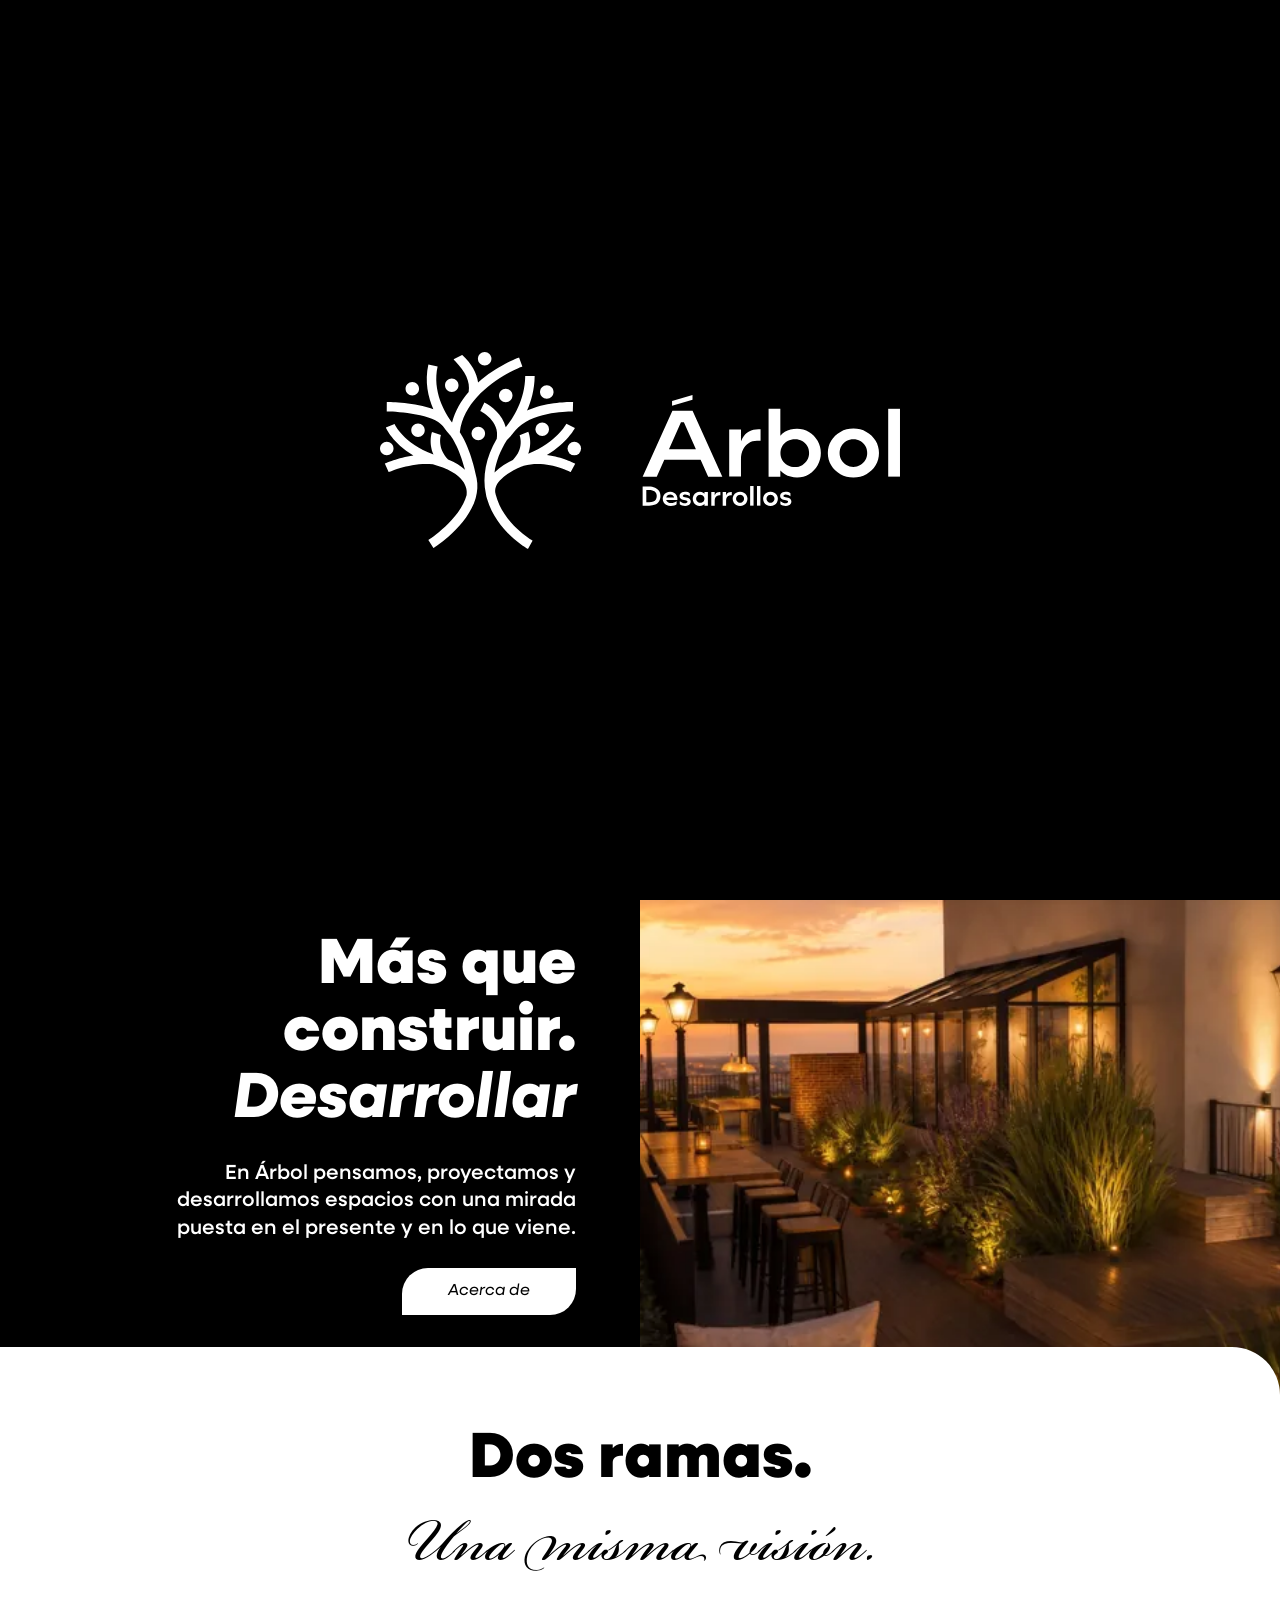
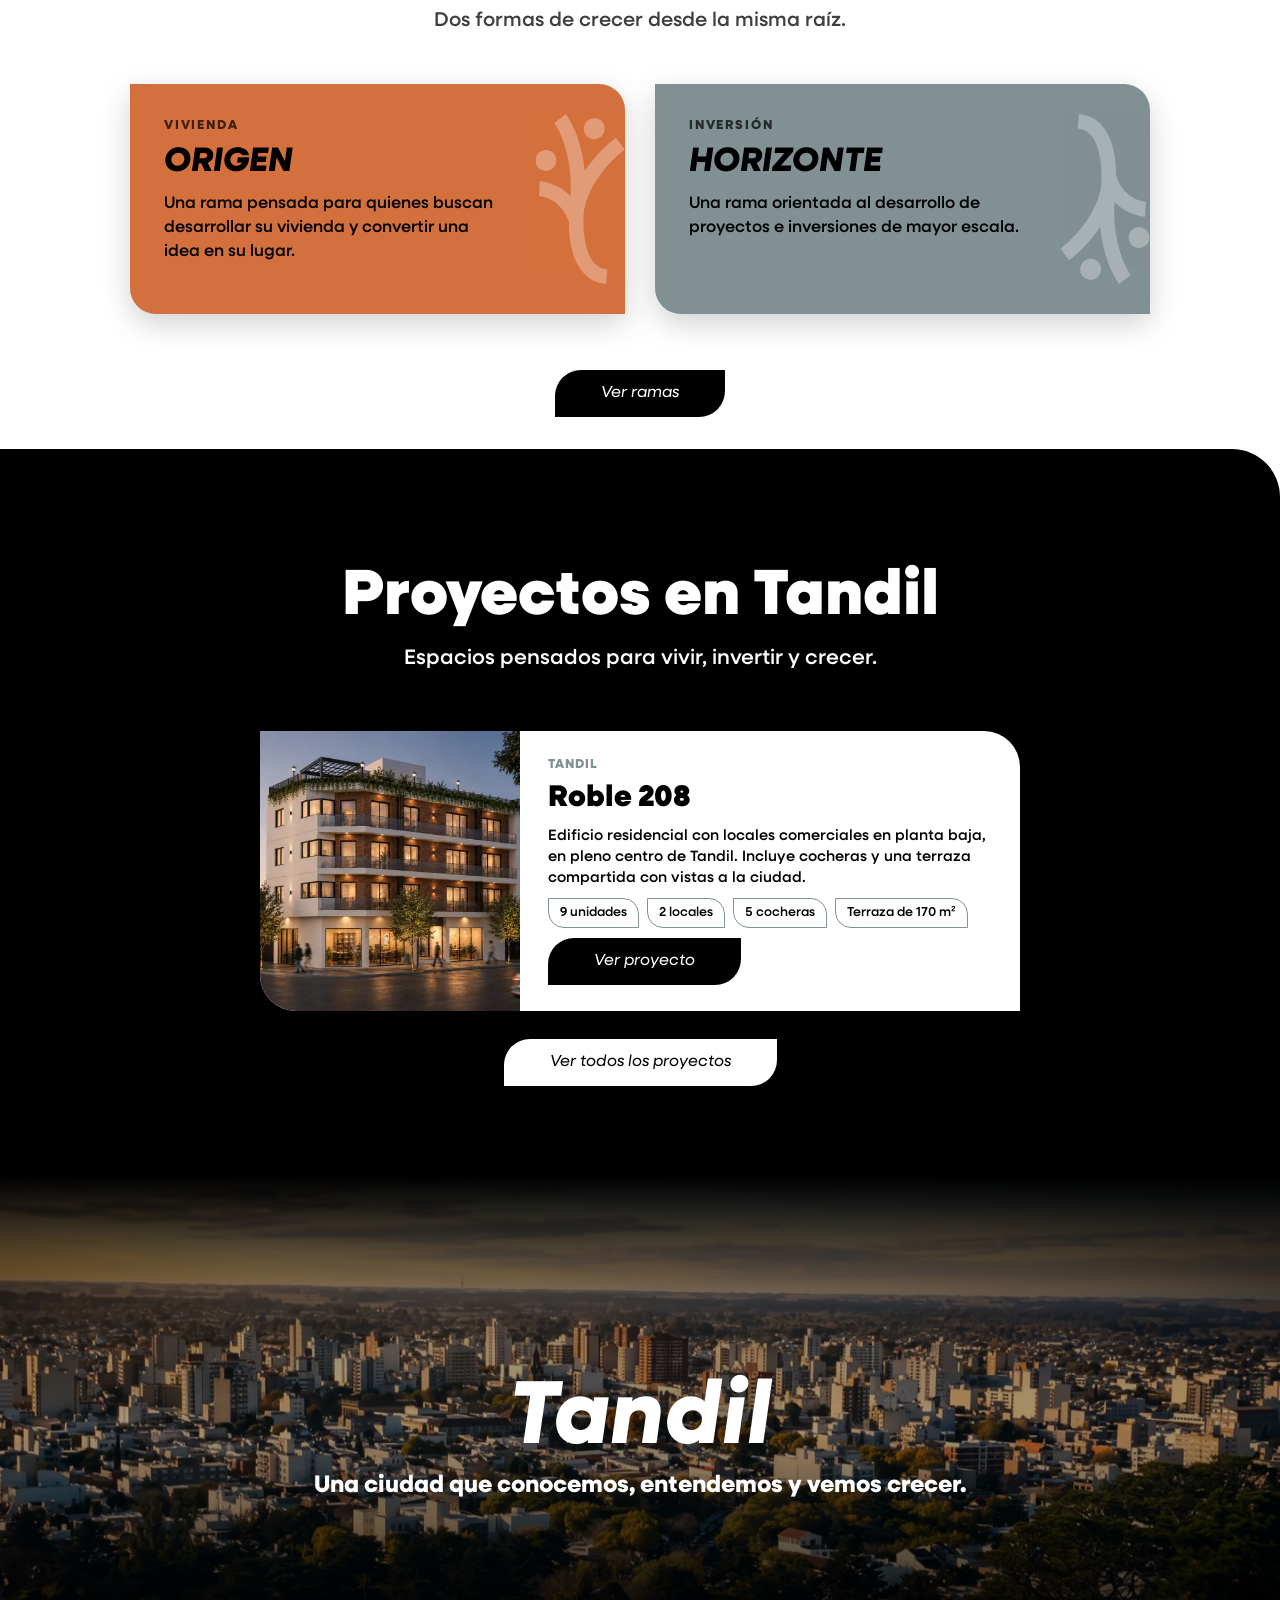
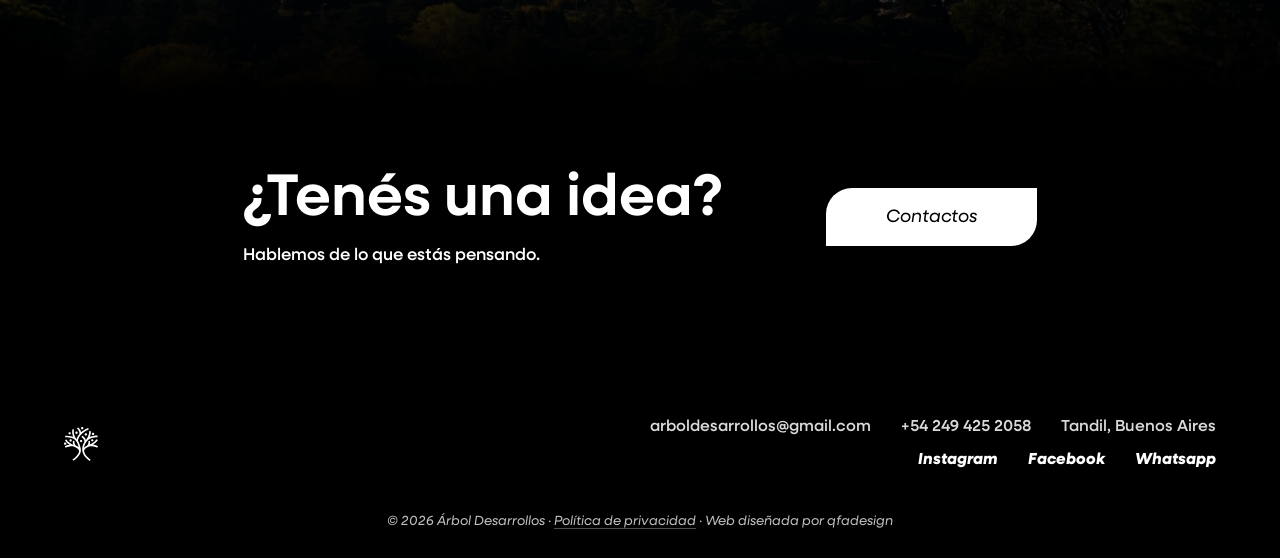
<file: index.html>
<!DOCTYPE html>
<html lang="es-AR"><head><meta charset="utf-8">
<!-- Google tag (gtag.js) -->
<script async src="https://www.googletagmanager.com/gtag/js?id=G-BPRK6N3W0X"></script>
<script>
  window.dataLayer = window.dataLayer || [];
  function gtag(){dataLayer.push(arguments);}
  gtag('js', new Date());

  gtag('config', 'G-BPRK6N3W0X');
</script>
<script>document.documentElement.classList.add("js")</script>
<script>(function(){try{var d=document.documentElement,seen=false;try{seen=!!sessionStorage.getItem('arb_intro')}catch(e){}if((!seen||/[?&]intro\b/.test(location.search))&&!matchMedia('(prefers-reduced-motion:reduce)').matches){d.classList.add('ld');setTimeout(function(){d.classList.remove('ld')},12000)}}catch(e){}})()</script>
<script>(function(){var m={acerca:'/acerca-de/',ramas:'/ramas/',proyectos:'/proyectos/','roble-208':'/proyectos/roble-208/','parque-mirage':'/proyectos/parque-comercial-barrio-mirage/',faq:'/preguntas-frecuentes/',contacto:'/contacto/'},h=location.hash.slice(1);if(h&&m[h]){location.replace(m[h])}else if(h==='inicio'){history.replaceState(null,'',location.pathname+location.search)}})()</script>
<meta name="viewport" content="width=device-width, initial-scale=1, viewport-fit=cover">
<title>Árbol Desarrollos Inmobiliarios | Desarrolladora en Tandil</title>
<meta name="description" content="Árbol es una desarrolladora inmobiliaria de Tandil. Proyectos de vivienda (Árbol Origen) e inversión (Árbol Horizonte) con planificación y mirada a largo plazo.">
<link rel="canonical" href="https://arboldesarrollos.com/">
<link rel="alternate" hreflang="es-AR" href="https://arboldesarrollos.com/">
<meta name="robots" content="index, follow, max-image-preview:large, max-snippet:-1">
<meta name="theme-color" content="#000000"><meta name="author" content="Árbol Desarrollos">
<meta name="geo.region" content="AR-B"><meta name="geo.placename" content="Tandil">
<meta property="og:type" content="website"><meta property="og:url" content="https://arboldesarrollos.com/"><meta property="og:site_name" content="Árbol Desarrollos"><meta property="og:locale" content="es_AR"><meta property="og:title" content="Árbol Desarrollos Inmobiliarios | Desarrolladora en Tandil"><meta property="og:description" content="Árbol es una desarrolladora inmobiliaria de Tandil. Proyectos de vivienda (Árbol Origen) e inversión (Árbol Horizonte) con planificación y mirada a largo plazo."><meta property="og:image" content="https://arboldesarrollos.com/og-image.jpg"><meta property="og:image:type" content="image/jpeg"><meta property="og:image:width" content="1200"><meta property="og:image:height" content="630"><meta property="og:image:alt" content="Árbol Desarrollos Inmobiliarios">
<meta name="twitter:card" content="summary_large_image"><meta name="twitter:title" content="Árbol Desarrollos Inmobiliarios | Desarrolladora en Tandil"><meta name="twitter:description" content="Árbol es una desarrolladora inmobiliaria de Tandil. Proyectos de vivienda (Árbol Origen) e inversión (Árbol Horizonte) con planificación y mirada a largo plazo."><meta name="twitter:image" content="https://arboldesarrollos.com/og-image.jpg"><meta name="twitter:image:alt" content="Árbol Desarrollos Inmobiliarios">
<link rel="icon" href="/favicon.ico" sizes="48x48"><link rel="icon" type="image/png" sizes="48x48" href="/favicon-48x48.png"><link rel="icon" type="image/png" sizes="96x96" href="/favicon-96x96.png"><link rel="icon" type="image/svg+xml" href="/favicon.svg" sizes="any"><link rel="apple-touch-icon" href="/apple-touch-icon.png"><link rel="manifest" href="/site.webmanifest">
<link rel="preload" as="font" type="font/woff2" href="/fonts/neulis-400-500.woff2" crossorigin>
<link rel="preload" as="font" type="font/woff2" href="/fonts/neulis-900.woff2" crossorigin>
<link rel="preload" as="font" type="font/woff2" href="/fonts/bickham-400.woff2" crossorigin>
<link rel="preload" as="image" type="image/webp" href="/img/edificio-hero-1920.webp" imagesrcset="/img/edificio-hero-640.webp 640w, /img/edificio-hero-1024.webp 1024w, /img/edificio-hero-1440.webp 1440w, /img/edificio-hero-1920.webp 1920w, /img/edificio-hero-2576.webp 2576w" imagesizes="(max-width:820px) 300vw, 100vw" fetchpriority="high">
<link rel="stylesheet" href="/css/style.css?v=20261123">
<script type="application/ld+json">{"@context":"https://schema.org","@graph":[{"@type":["Organization","RealEstateAgent"],"@id":"https://arboldesarrollos.com/#organizacion","name":"Árbol Desarrollos","alternateName":"Árbol Desarrollos Inmobiliarios","description":"Árbol es una desarrolladora inmobiliaria de Tandil. Proyectos de vivienda (Árbol Origen) e inversión (Árbol Horizonte) con planificación y mirada a largo plazo.","url":"https://arboldesarrollos.com/","logo":{"@type":"ImageObject","url":"https://arboldesarrollos.com/icon-512.png","width":512,"height":512},"image":"https://arboldesarrollos.com/og-image.jpg","email":"arboldesarrollos@gmail.com","telephone":"+542494252058","address":{"@type":"PostalAddress","addressLocality":"Tandil","addressRegion":"Buenos Aires","addressCountry":"AR"},"areaServed":{"@type":"City","name":"Tandil","geo":{"@type":"GeoCoordinates","latitude":-37.3217,"longitude":-59.1332}},"sameAs":["https://www.instagram.com/arbol.desarrollos/","https://www.facebook.com/profile.php?id=61587335765953"],"contactPoint":{"@type":"ContactPoint","contactType":"customer service","email":"arboldesarrollos@gmail.com","telephone":"+542494252058","availableLanguage":"es"}},{"@type":"WebSite","@id":"https://arboldesarrollos.com/#sitio","url":"https://arboldesarrollos.com/","name":"Árbol Desarrollos","inLanguage":"es-AR","publisher":{"@id":"https://arboldesarrollos.com/#organizacion"}},{"@type":"WebPage","@id":"https://arboldesarrollos.com/#webpage","url":"https://arboldesarrollos.com/","name":"Árbol Desarrollos Inmobiliarios | Desarrolladora en Tandil","description":"Árbol es una desarrolladora inmobiliaria de Tandil. Proyectos de vivienda (Árbol Origen) e inversión (Árbol Horizonte) con planificación y mirada a largo plazo.","inLanguage":"es-AR","isPartOf":{"@id":"https://arboldesarrollos.com/#sitio"},"about":{"@id":"https://arboldesarrollos.com/#organizacion"},"primaryImageOfPage":{"@type":"ImageObject","url":"https://arboldesarrollos.com/og-image.jpg"}}]}</script>
</head>
<body>
<div id="ldr" aria-hidden="true"><div class="ld-bg"></div><div class="ld-c"><svg class="ld-m" viewBox="5 5 202.64 76.72" fill="#fff" focusable="false"><defs><clipPath id="ldg"><rect class="ld-g" x="0" y="0" width="88" height="90"/></clipPath><clipPath id="ldw"><rect class="ld-k" x="96" y="0" width="118" height="90"/></clipPath></defs><g clip-path="url(#ldg)"><path d="M80.943,34.574l-3.296-1.651C77.608,33,73.904,40.039,62.766,44.684 c1.709-4.518,0.123-8.401,0.029-8.622l-3.398,1.428c0.085,0.21,2.016,5.147-2.624,9.606c-2.131,1.031-4.956,2.655-7.151,4.835 c0.551-4.082,2.163-8.29,4.845-12.587c0.489-0.469,1.785-1.777,3.315-3.81c6.368-7.68,22.13-7.354,22.355-7.348 c0.001,0,0.001,0,0.001,0l0.052-1.843l0.053-1.843c-0.533-0.012-10.004-0.223-17.948,3.345c1.649-3.744,2.912-8.284,2.977-13.478 l-3.686-0.045c-0.115,9.355-4.727,16.493-7.581,20.026c-1.251-4.965-5.58-8.351-8.333-9.672l-1.599,3.321 c0.322,0.157,7.771,3.875,6.429,10.791c-4.257,7.373-5.68,14.587-4.248,21.487c0.09,0.688,0.255,1.377,0.516,2.068 C50.415,74.76,62.19,81.436,62.701,81.72l1.794-3.22c-0.115-0.064-11.505-6.55-14.415-18c-0.073-0.285-0.131-0.572-0.192-0.859 c-0.082-0.869,0.071-1.722,0.47-2.578c1.832-3.937,8.273-6.933,10.651-7.777c8.984-2.434,18.213,2.447,18.306,2.496l1.753-3.243 c-0.286-0.155-4.905-2.61-11.045-3.39C77.984,40.336,80.794,34.873,80.943,34.574z"/><path d="M36.094,36.3c0.658-5.523,3.387-10.139,6.797-13.861l0.015,0.004 c0.002-0.009,0.004-0.017,0.006-0.026c7.196-7.841,17.401-11.716,17.554-11.773l-1.278-3.457 c-0.588,0.217-8.77,3.315-15.964,9.692c-0.565-3.811-2.535-7.34-6.179-10.709l-0.067,0.033l-3.298,1.646 c0.361,0.472,0.372,0.483,0.676,0.803c3.863,4.057,5.89,7.907,5.189,11.924c-2.885,3.313-5.284,7.272-6.478,11.909 c-2.903-3.936-7.759-12.271-5.62-21.816L23.85,9.862c-1.498,6.684-0.116,12.728,1.941,17.449 c-7.171-2.654-16.707-2.808-18.149-2.816l-0.02,3.686c4.909,0.028,18.295,1.104,21.848,5.654c1.426,2.028,2.61,3.297,2.891,3.589 c0.267,0.322,3.343,4.185,5.742,13.42c-1.585-1.418-3.721-2.778-6.604-3.944c-4.324-4.608-2.829-9.321-2.762-9.523l-1.744-0.596 l-1.739-0.61c-0.076,0.218-1.396,4.142,0.579,8.774c-11.884-4.44-15.12-11.819-15.154-11.898l-3.41,1.4 c0.128,0.313,2.559,6.037,10.741,10.865c-6.101,0.879-10.87,3.045-11.151,3.175l1.543,3.348c0.088-0.04,8.831-4.001,17.202-3.056 c0.583,0.201,1.177,0.398,1.795,0.585c12.019,3.639,11.584,10.078,11.368,11.359c-2.606,9.59-14.787,17.469-14.934,17.563 l0.99,1.555l0.989,1.556c0.657-0.418,13.333-8.602,16.45-19.446l0.007,0.002c0.002-0.007,0.018-0.07,0.04-0.173 c0.672-2.422,0.866-4.975,0.34-7.602C40.635,44.139,37.64,38.629,36.094,36.3z"/></g><path class="ld-l" style="--d:0.81s" d="M22.438,35.516c0-1.454-1.179-2.632-2.632-2.632c-1.454,0-2.632,1.178-2.632,2.632 c0,1.454,1.179,2.632,2.632,2.632C21.259,38.149,22.438,36.97,22.438,35.516z"/><path class="ld-l" style="--d:1.05s" d="M17.587,21.963c1.454,0,2.632-1.178,2.632-2.632c0-1.454-1.179-2.632-2.632-2.632 c-1.454,0-2.632,1.178-2.632,2.632C14.954,20.785,16.133,21.963,17.587,21.963z"/><path class="ld-l" style="--d:1.06s" d="M32.965,20.619c1.454,0,2.632-1.178,2.632-2.632c0-1.454-1.179-2.632-2.632-2.632 c-1.454,0-2.632,1.178-2.632,2.632C30.332,19.44,31.511,20.619,32.965,20.619z"/><path class="ld-l" style="--d:1.21s" d="M45.789,10.265c1.454,0,2.632-1.179,2.632-2.632S47.243,5,45.789,5 c-1.454,0-2.632,1.178-2.632,2.632S44.335,10.265,45.789,10.265z"/><path class="ld-l" style="--d:1.01s" d="M51.358,21.963c0,1.454,1.179,2.632,2.632,2.632c1.454,0,2.632-1.179,2.632-2.632 c0-1.454-1.179-2.632-2.632-2.632C52.536,19.331,51.358,20.51,51.358,21.963z"/><path class="ld-l" style="--d:0.8s" d="M43.303,34.149c-1.454,0-2.632,1.178-2.632,2.632s1.179,2.632,2.632,2.632 c1.454,0,2.632-1.179,2.632-2.632S44.757,34.149,43.303,34.149z"/><path class="ld-l" style="--d:1.03s" d="M69.991,23.251c1.454,0,2.632-1.179,2.632-2.632c0-1.454-1.179-2.632-2.632-2.632 c-1.454,0-2.632,1.178-2.632,2.632C67.359,22.073,68.537,23.251,69.991,23.251z"/><path class="ld-l" style="--d:0.82s" d="M65.583,35.139c0,1.454,1.179,2.632,2.632,2.632c1.454,0,2.632-1.178,2.632-2.632 c0-1.454-1.179-2.632-2.632-2.632C66.762,32.507,65.583,33.686,65.583,35.139z"/><circle class="ld-l" style="--d:0.71s" cx="80.72" cy="42.654" r="2.632"/><path class="ld-l" style="--d:0.71s" d="M10.265,42.654c0-1.454-1.179-2.632-2.632-2.632S5,41.2,5,42.654c0,1.454,1.179,2.632,2.632,2.632 S10.265,44.108,10.265,42.654z"/><g clip-path="url(#ldw)"><g class="ld-t2"><path d="M112.19,57.892c-0.687-0.297-1.519-0.446-2.497-0.446h-2.348v7.437h2.571 c0.914,0,1.698-0.149,2.353-0.446c0.655-0.297,1.154-0.726,1.498-1.285c0.343-0.559,0.515-1.222,0.515-1.987 c0-0.772-0.177-1.436-0.531-1.992C113.397,58.616,112.877,58.189,112.19,57.892z M112.514,62.455 c-0.223,0.358-0.554,0.63-0.993,0.818c-0.439,0.188-0.985,0.282-1.636,0.282h-1.105v-4.781h1.02c1.013,0,1.774,0.207,2.284,0.621 s0.765,1.004,0.765,1.769C112.848,61.667,112.737,62.097,112.514,62.455z"/><path d="M119.541,59.825c-0.425-0.241-0.914-0.361-1.466-0.361c-0.552,0-1.048,0.122-1.487,0.367 c-0.439,0.244-0.783,0.576-1.031,0.993c-0.248,0.418-0.372,0.885-0.372,1.402c0,0.51,0.129,0.976,0.388,1.397 c0.258,0.421,0.627,0.754,1.105,0.999c0.478,0.244,1.029,0.367,1.652,0.367c0.482,0,0.922-0.062,1.323-0.186 c0.4-0.124,0.71-0.282,0.93-0.473v-1.19h-0.064c-0.255,0.227-0.565,0.407-0.93,0.542c-0.365,0.135-0.767,0.202-1.206,0.202 c-0.397,0-0.737-0.071-1.02-0.212c-0.283-0.142-0.499-0.336-0.648-0.584c-0.085-0.142-0.145-0.294-0.181-0.457h4.346 c0.014-0.127,0.021-0.262,0.021-0.404c0-0.517-0.121-0.986-0.361-1.408C120.299,60.398,119.966,60.066,119.541,59.825z M116.689,61.355c0.131-0.255,0.317-0.455,0.558-0.6c0.241-0.145,0.521-0.218,0.839-0.218c0.312,0,0.586,0.071,0.823,0.212 c0.237,0.142,0.42,0.342,0.547,0.6c0.056,0.114,0.099,0.237,0.131,0.367h-3.032C116.587,61.588,116.631,61.467,116.689,61.355z" /><path d="M124.301,61.717c-0.375-0.057-0.655-0.113-0.839-0.17c-0.184-0.057-0.305-0.12-0.361-0.191 c-0.057-0.071-0.085-0.159-0.085-0.266c0-0.106,0.037-0.2,0.112-0.282c0.074-0.081,0.179-0.147,0.313-0.197 c0.134-0.049,0.29-0.074,0.467-0.074c0.326,0,0.648,0.067,0.967,0.202c0.319,0.135,0.581,0.305,0.786,0.51h0.074v-1.243 c-0.22-0.17-0.498-0.303-0.834-0.398c-0.337-0.096-0.685-0.143-1.046-0.143c-0.418,0-0.79,0.073-1.115,0.218 c-0.326,0.145-0.577,0.342-0.754,0.59c-0.177,0.248-0.266,0.524-0.266,0.829c0,0.39,0.136,0.728,0.409,1.015 c0.273,0.287,0.735,0.469,1.386,0.547c0.368,0.05,0.646,0.105,0.834,0.165c0.188,0.06,0.312,0.126,0.372,0.197 c0.06,0.071,0.09,0.159,0.09,0.266c0,0.127-0.041,0.237-0.122,0.329c-0.081,0.092-0.197,0.165-0.345,0.218 c-0.149,0.053-0.315,0.08-0.499,0.08c-0.326,0-0.669-0.069-1.031-0.207c-0.361-0.138-0.673-0.324-0.935-0.558h-0.064v1.211 c0.234,0.184,0.545,0.335,0.935,0.452c0.389,0.117,0.776,0.175,1.158,0.175c0.446,0,0.834-0.074,1.163-0.223 c0.329-0.149,0.584-0.352,0.765-0.611c0.181-0.258,0.271-0.551,0.271-0.876c0-0.411-0.131-0.752-0.393-1.025 C125.451,61.98,124.981,61.801,124.301,61.717z"/><path d="M131.45,60.262c-0.149-0.167-0.323-0.311-0.521-0.432c-0.39-0.237-0.846-0.356-1.37-0.356 c-0.482,0-0.928,0.122-1.339,0.367c-0.411,0.244-0.738,0.579-0.983,1.004c-0.244,0.425-0.366,0.885-0.366,1.381 c0,0.496,0.12,0.956,0.361,1.381c0.241,0.425,0.567,0.76,0.977,1.004c0.411,0.244,0.861,0.367,1.349,0.367 c0.524,0,0.981-0.119,1.37-0.356c0.198-0.12,0.371-0.264,0.521-0.432v0.692h1.328v-5.312h-1.328V60.262z M131.216,63.023 c-0.142,0.241-0.338,0.43-0.59,0.568c-0.251,0.138-0.533,0.207-0.845,0.207c-0.297,0-0.567-0.071-0.807-0.212 c-0.241-0.142-0.43-0.331-0.568-0.568c-0.138-0.237-0.207-0.501-0.207-0.791c0-0.29,0.069-0.554,0.207-0.791 c0.138-0.237,0.328-0.427,0.568-0.568c0.241-0.142,0.51-0.212,0.807-0.212c0.312,0,0.593,0.069,0.845,0.207 c0.251,0.138,0.448,0.328,0.59,0.568c0.142,0.241,0.212,0.506,0.212,0.797C131.429,62.517,131.358,62.782,131.216,63.023z"/><path d="M136.342,59.799c-0.315,0.181-0.563,0.432-0.744,0.754c-0.068,0.121-0.122,0.247-0.165,0.379 v-1.361h-1.328v5.312h1.328v-2.029c0-0.361,0.074-0.696,0.223-1.004c0.149-0.308,0.361-0.552,0.637-0.733 c0.276-0.181,0.591-0.271,0.946-0.271h0.404v-1.317h-0.234C137.013,59.528,136.657,59.618,136.342,59.799z"/><path d="M140.783,59.799c-0.315,0.181-0.563,0.432-0.744,0.754c-0.068,0.121-0.122,0.247-0.165,0.379 v-1.361h-1.328v5.312h1.328v-2.029c0-0.361,0.074-0.696,0.223-1.004c0.149-0.308,0.361-0.552,0.637-0.733 c0.276-0.181,0.591-0.271,0.946-0.271h0.404v-1.317h-0.234C141.454,59.528,141.098,59.618,140.783,59.799z"/><path d="M146.786,59.836c-0.443-0.248-0.93-0.372-1.461-0.372c-0.538,0-1.029,0.124-1.471,0.372 c-0.443,0.248-0.79,0.583-1.041,1.004c-0.251,0.421-0.377,0.884-0.377,1.386c0,0.503,0.126,0.965,0.377,1.386 c0.251,0.421,0.598,0.756,1.041,1.004c0.443,0.248,0.933,0.372,1.471,0.372c0.531,0,1.018-0.124,1.461-0.372 c0.443-0.248,0.79-0.582,1.041-1.004c0.251-0.421,0.377-0.883,0.377-1.386c0-0.503-0.126-0.965-0.377-1.386 C147.575,60.419,147.228,60.084,146.786,59.836z M146.669,63.018c-0.138,0.237-0.328,0.425-0.568,0.563 c-0.241,0.138-0.503,0.207-0.786,0.207c-0.29,0-0.552-0.069-0.786-0.207c-0.234-0.138-0.42-0.326-0.558-0.563 c-0.138-0.237-0.207-0.501-0.207-0.791c0-0.29,0.069-0.554,0.207-0.791c0.138-0.237,0.326-0.425,0.563-0.563 c0.237-0.138,0.501-0.207,0.791-0.207c0.283,0,0.543,0.069,0.781,0.207c0.237,0.138,0.425,0.326,0.563,0.563 c0.138,0.237,0.207,0.501,0.207,0.791C146.876,62.517,146.807,62.781,146.669,63.018z"/><rect x="149.245" y="57.233" width="1.328" height="7.649"/><rect x="151.911" y="57.233" width="1.328" height="7.649"/><path d="M158.642,59.836c-0.443-0.248-0.93-0.372-1.461-0.372c-0.538,0-1.029,0.124-1.471,0.372 c-0.443,0.248-0.79,0.583-1.041,1.004c-0.251,0.421-0.377,0.884-0.377,1.386c0,0.503,0.126,0.965,0.377,1.386 c0.251,0.421,0.598,0.756,1.041,1.004c0.443,0.248,0.933,0.372,1.471,0.372c0.531,0,1.018-0.124,1.461-0.372 c0.443-0.248,0.79-0.582,1.041-1.004c0.251-0.421,0.377-0.883,0.377-1.386c0-0.503-0.126-0.965-0.377-1.386 C159.431,60.419,159.084,60.084,158.642,59.836z M158.525,63.018c-0.138,0.237-0.328,0.425-0.568,0.563 c-0.241,0.138-0.503,0.207-0.786,0.207c-0.29,0-0.552-0.069-0.786-0.207c-0.234-0.138-0.42-0.326-0.558-0.563 c-0.138-0.237-0.207-0.501-0.207-0.791c0-0.29,0.069-0.554,0.207-0.791c0.138-0.237,0.326-0.425,0.563-0.563 c0.237-0.138,0.501-0.207,0.791-0.207c0.283,0,0.543,0.069,0.781,0.207c0.237,0.138,0.425,0.326,0.563,0.563 c0.138,0.237,0.207,0.501,0.207,0.791C158.732,62.517,158.663,62.781,158.525,63.018z"/><path d="M164.925,62.253c-0.262-0.273-0.733-0.452-1.413-0.536c-0.375-0.057-0.655-0.113-0.839-0.17 c-0.184-0.057-0.305-0.12-0.361-0.191c-0.057-0.071-0.085-0.159-0.085-0.266c0-0.106,0.037-0.2,0.112-0.282 c0.074-0.081,0.179-0.147,0.313-0.197c0.134-0.049,0.29-0.074,0.467-0.074c0.326,0,0.648,0.067,0.967,0.202 c0.319,0.135,0.581,0.305,0.786,0.51h0.074v-1.243c-0.22-0.17-0.498-0.303-0.834-0.398c-0.337-0.096-0.685-0.143-1.046-0.143 c-0.418,0-0.79,0.073-1.115,0.218c-0.326,0.145-0.577,0.342-0.754,0.59c-0.177,0.248-0.266,0.524-0.266,0.829 c0,0.39,0.136,0.728,0.409,1.015c0.273,0.287,0.735,0.469,1.386,0.547c0.368,0.05,0.646,0.105,0.834,0.165 c0.188,0.06,0.312,0.126,0.372,0.197c0.06,0.071,0.09,0.159,0.09,0.266c0,0.127-0.041,0.237-0.122,0.329 c-0.081,0.092-0.197,0.165-0.345,0.218c-0.149,0.053-0.315,0.08-0.499,0.08c-0.326,0-0.669-0.069-1.031-0.207 c-0.361-0.138-0.673-0.324-0.935-0.558h-0.064v1.211c0.234,0.184,0.545,0.335,0.935,0.452c0.389,0.117,0.776,0.175,1.158,0.175 c0.446,0,0.834-0.074,1.163-0.223c0.329-0.149,0.584-0.352,0.765-0.611c0.181-0.258,0.271-0.551,0.271-0.876 C165.318,62.867,165.187,62.526,164.925,62.253z"/></g><path d="M118.946,27.871l-11.601,25.698h5.507l2.948-6.608h14.136l2.96,6.608h5.507l-11.601-25.698 H118.946z M117.618,42.886l4.668-10.463h1.138l4.686,10.463H117.618z"/><path d="M148.81,36.002c-1.089,0.624-1.945,1.493-2.57,2.607c-0.233,0.416-0.423,0.852-0.569,1.307v-4.703 h-4.589v18.355h4.589v-7.012c0-1.248,0.257-2.404,0.771-3.469c0.514-1.065,1.248-1.909,2.203-2.533s2.043-0.936,3.267-0.936 h1.395v-4.552h-0.808C151.129,35.066,149.899,35.379,148.81,36.002z"/><path d="M172.158,36.149c-1.408-0.844-2.955-1.266-4.644-1.266c-1.811,0-3.383,0.41-4.717,1.23 c-0.675,0.415-1.268,0.911-1.78,1.486V27.137h-4.589v26.432h4.589v-2.385c0.512,0.575,1.105,1.07,1.78,1.485 c1.334,0.821,2.919,1.23,4.754,1.23c1.689,0,3.236-0.422,4.644-1.266c1.407-0.844,2.526-2.001,3.359-3.47 c0.832-1.468,1.248-3.059,1.248-4.772c0-1.713-0.422-3.304-1.267-4.772C174.691,38.15,173.565,36.994,172.158,36.149z M171.497,47.126c-0.478,0.821-1.132,1.475-1.964,1.964c-0.833,0.49-1.75,0.734-2.754,0.734c-1.101,0-2.087-0.239-2.955-0.716 c-0.869-0.478-1.548-1.132-2.037-1.964c-0.49-0.832-0.734-1.749-0.734-2.753c0-1.003,0.244-1.921,0.734-2.753 c0.489-0.832,1.169-1.487,2.037-1.964c0.868-0.477,1.854-0.716,2.955-0.716c1.003,0,1.921,0.245,2.754,0.734 c0.832,0.49,1.486,1.144,1.964,1.964c0.477,0.82,0.716,1.732,0.716,2.735C172.213,45.395,171.974,46.306,171.497,47.126z"/><path d="M194.551,36.131c-1.53-0.856-3.212-1.285-5.047-1.285c-1.86,0-3.555,0.429-5.085,1.285 c-1.53,0.857-2.729,2.013-3.597,3.469c-0.869,1.456-1.303,3.053-1.303,4.791c0,1.738,0.434,3.335,1.303,4.791 c0.868,1.456,2.068,2.613,3.597,3.47c1.53,0.857,3.225,1.285,5.085,1.285c1.835,0,3.518-0.428,5.047-1.285 c1.53-0.856,2.729-2.013,3.598-3.47c0.868-1.456,1.303-3.053,1.303-4.791c0-1.737-0.435-3.334-1.303-4.791 C197.28,38.144,196.081,36.988,194.551,36.131z M194.148,47.126c-0.477,0.821-1.132,1.469-1.964,1.946 c-0.833,0.478-1.738,0.716-2.717,0.716c-1.004,0-1.909-0.239-2.717-0.716c-0.808-0.477-1.45-1.125-1.927-1.946 c-0.477-0.819-0.716-1.731-0.716-2.735c0-1.003,0.239-1.915,0.716-2.735c0.478-0.82,1.126-1.469,1.946-1.946 c0.82-0.477,1.731-0.716,2.735-0.716c0.978,0,1.878,0.239,2.698,0.716c0.82,0.477,1.468,1.126,1.945,1.946 c0.478,0.82,0.716,1.732,0.716,2.735C194.864,45.395,194.625,46.306,194.148,47.126z"/><rect x="203.05" y="27.137" width="4.589" height="26.432"/><polygon points="118.826,24.067 126.782,21.732 126.782,23.621 118.826,25.982 "/></g></svg></div><div class="ld-w"><img class="ld-i" alt="" decoding="async"><div class="ld-s"></div></div></div>
<a class="skip" href="#contenido">Saltar al contenido</a>
<header><nav aria-label="Principal"><a class="logo" href="/" aria-label="Árbol Desarrollos, ir al inicio"><img src="/img/logo-nav.svg" alt="Árbol Desarrollos" width="111" height="42"></a><button id="bg" type="button" aria-label="Abrir menú" aria-expanded="false" aria-controls="mn">☰</button><ul id="mn"><li><a href="/acerca-de/">Acerca de</a></li><li><a href="/proyectos/">Proyectos</a></li><li><a href="/ramas/">Ramas</a></li><li><a href="/preguntas-frecuentes/">FAQ</a></li><li><a href="/contacto/">Contactos</a></li></ul></nav></header>
<main id="contenido">
<section class="page">
<div class="hero"><img class="bgi" src="/img/edificio-hero-1920.webp" srcset="/img/edificio-hero-640.webp 640w, /img/edificio-hero-1024.webp 1024w, /img/edificio-hero-1440.webp 1440w, /img/edificio-hero-1920.webp 1920w, /img/edificio-hero-2576.webp 2576w" sizes="(max-width:820px) 300vw, 100vw" alt="Edificio contemporáneo de ladrillo, hormigón y balcones de vidrio, visto desde abajo al atardecer" width="1920" height="1072" fetchpriority="high"><h1 class="script">Raíces firmes<br>Proyectos que crecen</h1><p>Desarrolladora inmobiliaria en Tandil. Desarrollamos proyectos que transforman ideas en espacios para vivir, invertir y crecer.</p><a class="btn" href="/contacto/">Contactos</a></div>
<div class="split"><div class="tx"><h2>Más que<br>construir.<br><em>Desarrollar</em></h2><p>En Árbol pensamos, proyectamos y desarrollamos espacios con una mirada puesta en el presente y en lo que viene.</p><a class="btn" href="/acerca-de/">Acerca de</a></div><div class="ph"><img src="/img/terraza-atardecer-1300.webp" srcset="/img/terraza-atardecer-640.webp 640w, /img/terraza-atardecer-1024.webp 1024w, /img/terraza-atardecer-1300.webp 1300w" sizes="(max-width:820px) 100vw, 50vw" alt="Terraza al atardecer" width="1300" height="797" loading="lazy" decoding="async"></div></div>
<div class="ramas"><h2>Dos ramas.<br><span class="tit-script">Una misma visión.</span></h2><p class="rsub">Dos formas de crecer desde la misma raíz.</p>
<div class="duo"><div class="l"><img class="rb" src="/img/rama.svg" alt="" width="110" height="58" style="--rot:-90deg" aria-hidden="true"><span class="rt">Vivienda</span><h3>ORIGEN</h3><p>Una rama pensada para quienes buscan desarrollar su vivienda y convertir una idea en su lugar.</p></div><div class="r"><img class="rb" src="/img/rama.svg" alt="" width="110" height="58" style="--rot:90deg" aria-hidden="true"><span class="rt">Inversión</span><h3>HORIZONTE</h3><p>Una rama orientada al desarrollo de proyectos e inversiones de mayor escala.</p></div></div>
<a class="btn dk" href="/ramas/">Ver ramas</a></div>
<div class="head"><h2>Proyectos en Tandil</h2><p>Espacios pensados para vivir, invertir y crecer.</p></div><div class="sec"><div class="pro sm"><div class="pimg"><img src="/img/roble-208-portada-1400.webp" srcset="/img/roble-208-portada-640.webp 640w, /img/roble-208-portada-1024.webp 1024w, /img/roble-208-portada-1400.webp 1400w" sizes="(max-width:820px) 100vw, 50vw" alt="Roble 208, edificio multifamiliar con locales comerciales en el centro de Tandil" width="1400" height="990" loading="lazy" decoding="async"></div><div><span class="tag">Tandil</span><h2>Roble 208</h2><p>Edificio residencial con locales comerciales en planta baja, en pleno centro de Tandil. Incluye cocheras y una terraza compartida con vistas a la ciudad.</p><p class="mat" style="gap:8px"><span style="padding:7px 14px">9 unidades</span><span style="padding:7px 14px">2 locales</span><span style="padding:7px 14px">5 cocheras</span><span style="padding:7px 14px">Terraza de 170 m²</span></p><a class="btn dk" href="/proyectos/roble-208/">Ver proyecto</a></div></div><p class="hp-btn"><a class="btn" href="/proyectos/">Ver todos los proyectos</a></p></div>
<div class="tan"><img class="bgi" src="/img/tandil-ciudad-aerea-1700.webp" srcset="/img/tandil-ciudad-aerea-640.webp 640w, /img/tandil-ciudad-aerea-1024.webp 1024w, /img/tandil-ciudad-aerea-1440.webp 1440w, /img/tandil-ciudad-aerea-1700.webp 1700w" sizes="100vw" alt="Vista de la ciudad de Tandil entre árboles" width="1700" height="949" loading="lazy" decoding="async"><h2>Tandil</h2><p>Una ciudad que conocemos, entendemos y vemos crecer.</p></div>
<div class="cta"><h2>¿Tenés una idea?</h2><p>Hablemos de lo que estás pensando.</p><a class="btn" href="/contacto/">Contactos</a></div>
</section>
</main>
<footer><a class="flogo" href="/" aria-label="Ir al inicio"><img class="ft" src="/img/logo-isotipo.svg" alt="Árbol Desarrollos" width="35" height="34"></a><div><ul class="fn"><li><a href="mailto:arboldesarrollos@gmail.com">arboldesarrollos@gmail.com</a></li><li><a href="tel:+542494252058">+54 249 425 2058</a></li><li>Tandil, Buenos Aires</li></ul><ul class="s"><li><a href="https://www.instagram.com/arbol.desarrollos/" target="_blank" rel="noopener">Instagram</a></li><li><a href="https://www.facebook.com/profile.php?id=61587335765953" target="_blank" rel="noopener">Facebook</a></li><li><a href="https://wa.me/542494252058" target="_blank" rel="noopener">Whatsapp</a></li></ul></div><small>© 2026 Árbol Desarrollos · <a href="/politica-de-privacidad/">Política de privacidad</a> · Web diseñada por qfadesign</small></footer>
<script src="/js/main.js?v=20261123" defer></script>
</body></html>
</file>
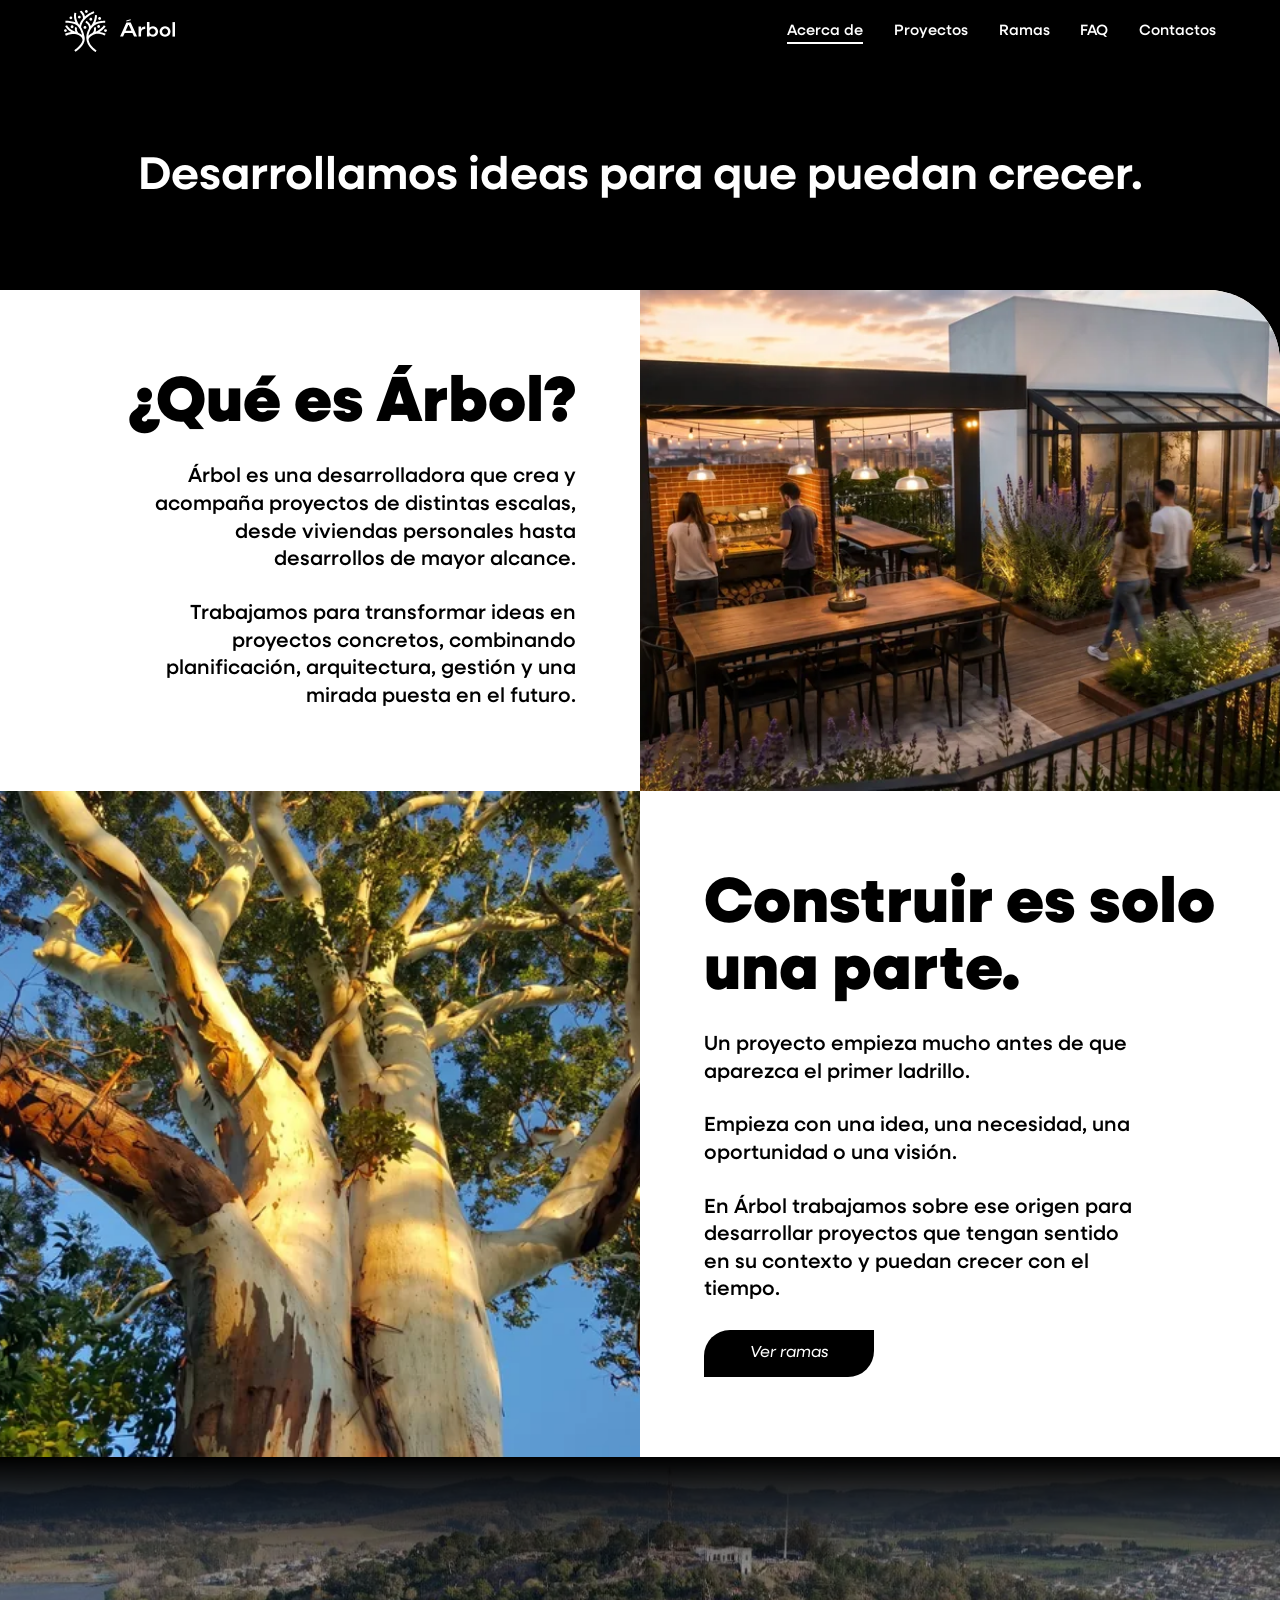
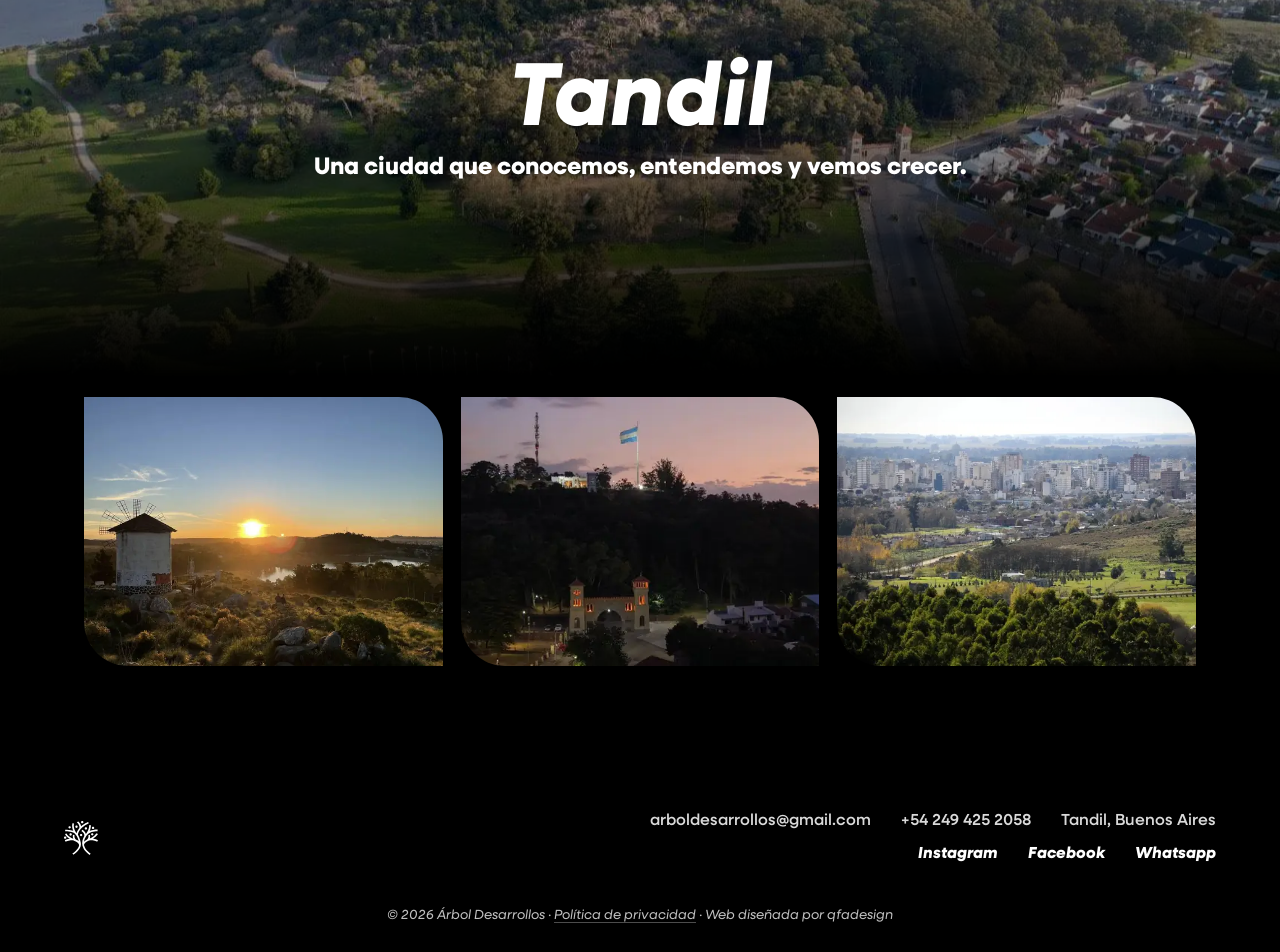
<file: acerca-de/index.html>
<!DOCTYPE html>
<html lang="es-AR"><head><meta charset="utf-8">
<!-- Google tag (gtag.js) -->
<script async src="https://www.googletagmanager.com/gtag/js?id=G-BPRK6N3W0X"></script>
<script>
  window.dataLayer = window.dataLayer || [];
  function gtag(){dataLayer.push(arguments);}
  gtag('js', new Date());

  gtag('config', 'G-BPRK6N3W0X');
</script>
<script>document.documentElement.classList.add("js")</script>
<meta name="viewport" content="width=device-width, initial-scale=1, viewport-fit=cover">
<title>Acerca de Árbol Desarrollos | Desarrolladora en Tandil</title>
<meta name="description" content="Árbol es una desarrolladora que crea y acompaña proyectos de distintas escalas en Tandil, desde viviendas personales hasta desarrollos de mayor alcance.">
<link rel="canonical" href="https://arboldesarrollos.com/acerca-de/">
<link rel="alternate" hreflang="es-AR" href="https://arboldesarrollos.com/acerca-de/">
<meta name="robots" content="index, follow, max-image-preview:large, max-snippet:-1">
<meta name="theme-color" content="#000000"><meta name="author" content="Árbol Desarrollos">
<meta name="geo.region" content="AR-B"><meta name="geo.placename" content="Tandil">
<meta property="og:type" content="website"><meta property="og:url" content="https://arboldesarrollos.com/acerca-de/"><meta property="og:site_name" content="Árbol Desarrollos"><meta property="og:locale" content="es_AR"><meta property="og:title" content="Acerca de Árbol Desarrollos | Desarrolladora en Tandil"><meta property="og:description" content="Árbol es una desarrolladora que crea y acompaña proyectos de distintas escalas en Tandil, desde viviendas personales hasta desarrollos de mayor alcance."><meta property="og:image" content="https://arboldesarrollos.com/og-image.jpg"><meta property="og:image:type" content="image/jpeg"><meta property="og:image:width" content="1200"><meta property="og:image:height" content="630"><meta property="og:image:alt" content="Árbol Desarrollos Inmobiliarios">
<meta name="twitter:card" content="summary_large_image"><meta name="twitter:title" content="Acerca de Árbol Desarrollos | Desarrolladora en Tandil"><meta name="twitter:description" content="Árbol es una desarrolladora que crea y acompaña proyectos de distintas escalas en Tandil, desde viviendas personales hasta desarrollos de mayor alcance."><meta name="twitter:image" content="https://arboldesarrollos.com/og-image.jpg"><meta name="twitter:image:alt" content="Árbol Desarrollos Inmobiliarios">
<link rel="icon" href="/favicon.ico" sizes="48x48"><link rel="icon" type="image/png" sizes="48x48" href="/favicon-48x48.png"><link rel="icon" type="image/png" sizes="96x96" href="/favicon-96x96.png"><link rel="icon" type="image/svg+xml" href="/favicon.svg" sizes="any"><link rel="apple-touch-icon" href="/apple-touch-icon.png"><link rel="manifest" href="/site.webmanifest">
<link rel="preload" as="font" type="font/woff2" href="/fonts/neulis-400-500.woff2" crossorigin>
<link rel="preload" as="font" type="font/woff2" href="/fonts/neulis-900.woff2" crossorigin>
<link rel="stylesheet" href="/css/style.css?v=20261115">
<script type="application/ld+json">{"@context":"https://schema.org","@graph":[{"@type":["Organization","RealEstateAgent"],"@id":"https://arboldesarrollos.com/#organizacion","name":"Árbol Desarrollos","alternateName":"Árbol Desarrollos Inmobiliarios","description":"Árbol es una desarrolladora inmobiliaria de Tandil. Proyectos de vivienda (Árbol Origen) e inversión (Árbol Horizonte) con planificación y mirada a largo plazo.","url":"https://arboldesarrollos.com/","logo":{"@type":"ImageObject","url":"https://arboldesarrollos.com/icon-512.png","width":512,"height":512},"image":"https://arboldesarrollos.com/og-image.jpg","email":"arboldesarrollos@gmail.com","telephone":"+542494252058","address":{"@type":"PostalAddress","addressLocality":"Tandil","addressRegion":"Buenos Aires","addressCountry":"AR"},"areaServed":{"@type":"City","name":"Tandil","geo":{"@type":"GeoCoordinates","latitude":-37.3217,"longitude":-59.1332}},"sameAs":["https://www.instagram.com/arbol.desarrollos/","https://www.facebook.com/profile.php?id=61587335765953"],"contactPoint":{"@type":"ContactPoint","contactType":"customer service","email":"arboldesarrollos@gmail.com","telephone":"+542494252058","availableLanguage":"es"}},{"@type":"WebSite","@id":"https://arboldesarrollos.com/#sitio","url":"https://arboldesarrollos.com/","name":"Árbol Desarrollos","inLanguage":"es-AR","publisher":{"@id":"https://arboldesarrollos.com/#organizacion"}},{"@type":"AboutPage","@id":"https://arboldesarrollos.com/acerca-de/#webpage","url":"https://arboldesarrollos.com/acerca-de/","name":"Acerca de Árbol Desarrollos | Desarrolladora en Tandil","description":"Árbol es una desarrolladora que crea y acompaña proyectos de distintas escalas en Tandil, desde viviendas personales hasta desarrollos de mayor alcance.","inLanguage":"es-AR","isPartOf":{"@id":"https://arboldesarrollos.com/#sitio"},"about":{"@id":"https://arboldesarrollos.com/#organizacion"},"primaryImageOfPage":{"@type":"ImageObject","url":"https://arboldesarrollos.com/og-image.jpg"},"breadcrumb":{"@id":"https://arboldesarrollos.com/acerca-de/#breadcrumb"}},{"@type":"BreadcrumbList","@id":"https://arboldesarrollos.com/acerca-de/#breadcrumb","itemListElement":[{"@type":"ListItem","position":1,"name":"Inicio","item":"https://arboldesarrollos.com/"},{"@type":"ListItem","position":2,"name":"Acerca de","item":"https://arboldesarrollos.com/acerca-de/"}]}]}</script>
</head>
<body>
<a class="skip" href="#contenido">Saltar al contenido</a>
<header><nav aria-label="Principal"><a class="logo" href="/" aria-label="Árbol Desarrollos, ir al inicio"><img src="/img/logo-nav.svg" alt="Árbol Desarrollos" width="111" height="42"></a><button id="bg" type="button" aria-label="Abrir menú" aria-expanded="false" aria-controls="mn">☰</button><ul id="mn"><li><a href="/acerca-de/" class="on" aria-current="page">Acerca de</a></li><li><a href="/proyectos/">Proyectos</a></li><li><a href="/ramas/">Ramas</a></li><li><a href="/preguntas-frecuentes/">FAQ</a></li><li><a href="/contacto/">Contactos</a></li></ul></nav></header>
<main id="contenido">
<section class="page">
<div class="head sp"><h1 class="soft">Desarrollamos ideas para que puedan crecer.</h1></div>
<div class="split"><div class="tx"><h2>¿Qué es Árbol?</h2><p>Árbol es una desarrolladora que crea y acompaña proyectos de distintas escalas, desde viviendas personales hasta desarrollos de mayor alcance.</p><p>Trabajamos para transformar ideas en proyectos concretos, combinando planificación, arquitectura, gestión y una mirada puesta en el futuro.</p></div><div class="ph"><img src="/img/detalle-arquitectura-900.webp?v=2" srcset="/img/detalle-arquitectura-640.webp?v=2 640w, /img/detalle-arquitectura-900.webp?v=2 1200w" sizes="(max-width:820px) 100vw, 50vw" alt="Terraza con parrilla, deck y jardín al atardecer" width="1200" height="900" loading="lazy" decoding="async"></div></div>
<div class="split rev"><div class="ph"><img src="/img/arboles-contrapicado-736.webp?v=2" srcset="/img/arboles-contrapicado-640.webp?v=2 640w, /img/arboles-contrapicado-736.webp?v=2 1200w" sizes="(max-width:820px) 100vw, 50vw" alt="Árboles vistos desde abajo" width="1200" height="900" loading="lazy" decoding="async"></div><div class="tx"><h2>Construir es solo una parte.</h2><p>Un proyecto empieza mucho antes de que aparezca el primer ladrillo.</p><p>Empieza con una idea, una necesidad, una oportunidad o una visión.</p><p>En Árbol trabajamos sobre ese origen para desarrollar proyectos que tengan sentido en su contexto y puedan crecer con el tiempo.</p><a class="btn dk" href="/ramas/">Ver ramas</a></div></div>
<div class="tan"><img class="bgi" src="/img/tandil-parque-aerea-1320.webp" srcset="/img/tandil-parque-aerea-640.webp 640w, /img/tandil-parque-aerea-1024.webp 1024w, /img/tandil-parque-aerea-1320.webp 1320w" sizes="100vw" alt="Vista aérea de un parque y barrios de Tandil" width="1320" height="735" loading="lazy" decoding="async"><h2>Tandil</h2><p>Una ciudad que conocemos, entendemos y vemos crecer.</p></div>
<div class="sec"><div class="gal"><div><img src="/img/tandil-atardecer-molino-1100.webp" srcset="/img/tandil-atardecer-molino-640.webp 640w, /img/tandil-atardecer-molino-1024.webp 1024w, /img/tandil-atardecer-molino-1100.webp 1100w" sizes="(max-width:820px) 100vw, 33vw" alt="Atardecer en Tandil" width="1100" height="825" loading="lazy" decoding="async"></div><div><img src="/img/tandil-portal-cerro-calvario-1100.webp" srcset="/img/tandil-portal-cerro-calvario-640.webp 640w, /img/tandil-portal-cerro-calvario-1024.webp 1024w, /img/tandil-portal-cerro-calvario-1100.webp 1100w" sizes="(max-width:820px) 100vw, 33vw" alt="Portal del Cerro Calvario" width="1100" height="618" loading="lazy" decoding="async"></div><div><img src="/img/tandil-ciudad-lejos-1100.webp" srcset="/img/tandil-ciudad-lejos-640.webp 640w, /img/tandil-ciudad-lejos-1024.webp 1024w, /img/tandil-ciudad-lejos-1100.webp 1100w" sizes="(max-width:820px) 100vw, 33vw" alt="Vista de la ciudad de Tandil" width="1100" height="750" loading="lazy" decoding="async"></div></div></div>
</section>
</main>
<footer><a class="flogo" href="/" aria-label="Ir al inicio"><img class="ft" src="/img/logo-isotipo.svg" alt="Árbol Desarrollos" width="35" height="34"></a><div><ul class="fn"><li><a href="mailto:arboldesarrollos@gmail.com">arboldesarrollos@gmail.com</a></li><li><a href="tel:+542494252058">+54 249 425 2058</a></li><li>Tandil, Buenos Aires</li></ul><ul class="s"><li><a href="https://www.instagram.com/arbol.desarrollos/" target="_blank" rel="noopener">Instagram</a></li><li><a href="https://www.facebook.com/profile.php?id=61587335765953" target="_blank" rel="noopener">Facebook</a></li><li><a href="https://wa.me/542494252058" target="_blank" rel="noopener">Whatsapp</a></li></ul></div><small>© 2026 Árbol Desarrollos · <a href="/politica-de-privacidad/">Política de privacidad</a> · Web diseñada por qfadesign</small></footer>
<script src="/js/main.js?v=20261115" defer></script>
</body></html>
</file>
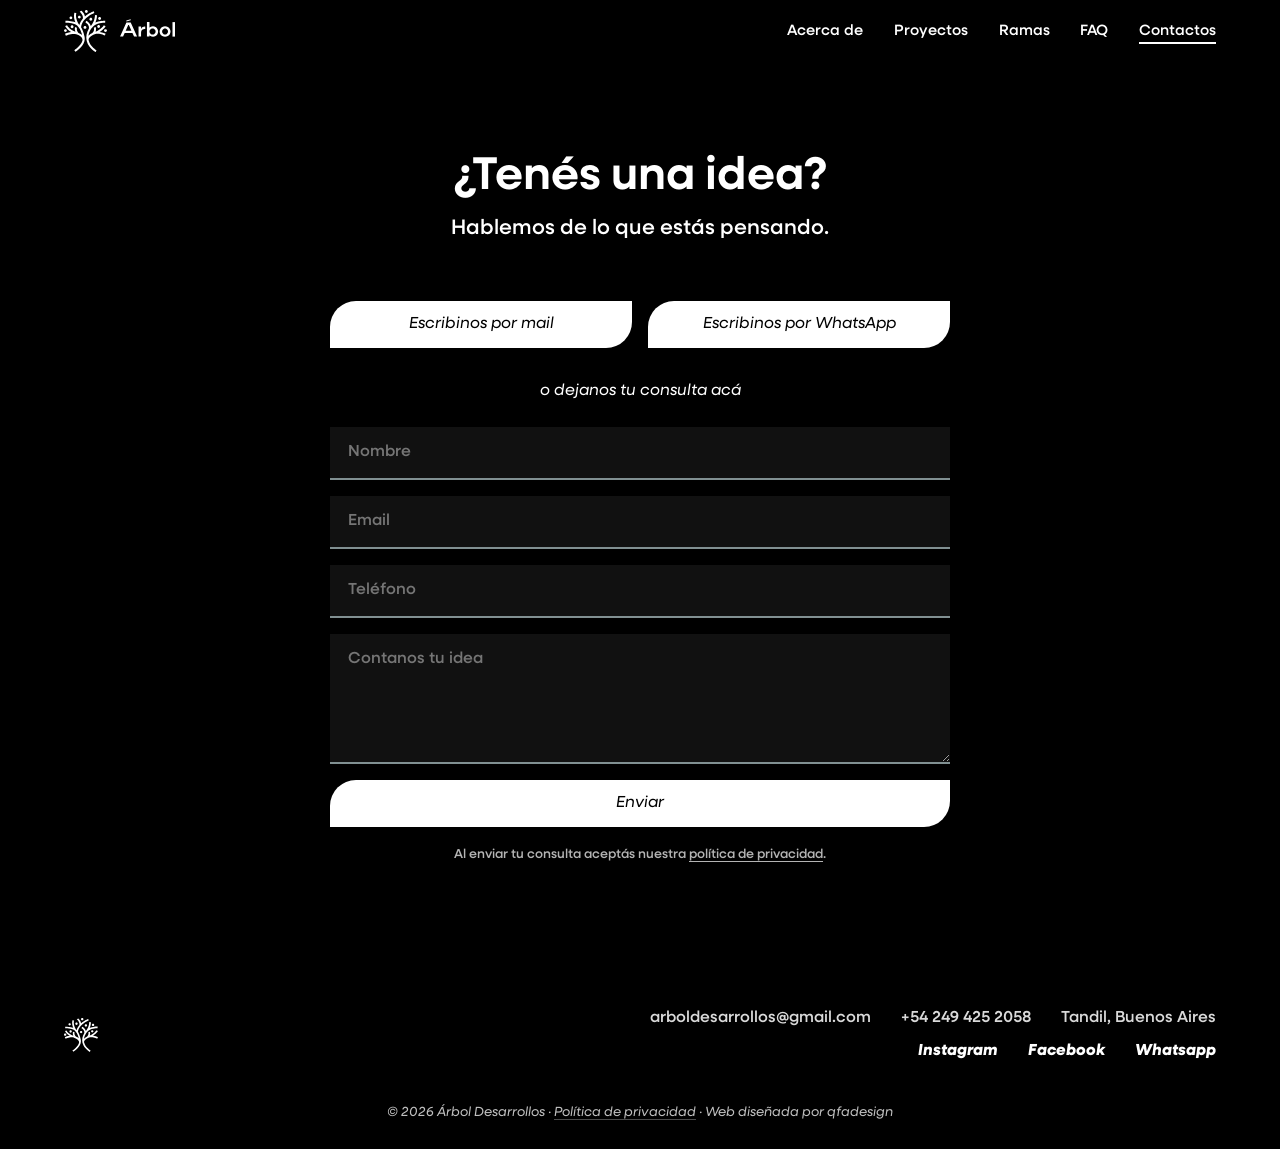
<file: contacto/index.html>
<!DOCTYPE html>
<html lang="es-AR"><head><meta charset="utf-8">
<!-- Google tag (gtag.js) -->
<script async src="https://www.googletagmanager.com/gtag/js?id=G-BPRK6N3W0X"></script>
<script>
  window.dataLayer = window.dataLayer || [];
  function gtag(){dataLayer.push(arguments);}
  gtag('js', new Date());

  gtag('config', 'G-BPRK6N3W0X');
</script>
<script>document.documentElement.classList.add("js")</script>
<meta name="viewport" content="width=device-width, initial-scale=1, viewport-fit=cover">
<title>Contacto | Árbol Desarrollos, desarrolladora en Tandil</title>
<meta name="description" content="Contanos qué estás buscando. Escribinos por mail, WhatsApp o desde el formulario y nuestro equipo de Árbol Desarrollos se pondrá en contacto con vos.">
<link rel="canonical" href="https://arboldesarrollos.com/contacto/">
<link rel="alternate" hreflang="es-AR" href="https://arboldesarrollos.com/contacto/">
<meta name="robots" content="index, follow, max-image-preview:large, max-snippet:-1">
<meta name="theme-color" content="#000000"><meta name="author" content="Árbol Desarrollos">
<meta name="geo.region" content="AR-B"><meta name="geo.placename" content="Tandil">
<meta property="og:type" content="website"><meta property="og:url" content="https://arboldesarrollos.com/contacto/"><meta property="og:site_name" content="Árbol Desarrollos"><meta property="og:locale" content="es_AR"><meta property="og:title" content="Contacto | Árbol Desarrollos, desarrolladora en Tandil"><meta property="og:description" content="Contanos qué estás buscando. Escribinos por mail, WhatsApp o desde el formulario y nuestro equipo de Árbol Desarrollos se pondrá en contacto con vos."><meta property="og:image" content="https://arboldesarrollos.com/og-image.jpg"><meta property="og:image:type" content="image/jpeg"><meta property="og:image:width" content="1200"><meta property="og:image:height" content="630"><meta property="og:image:alt" content="Árbol Desarrollos Inmobiliarios">
<meta name="twitter:card" content="summary_large_image"><meta name="twitter:title" content="Contacto | Árbol Desarrollos, desarrolladora en Tandil"><meta name="twitter:description" content="Contanos qué estás buscando. Escribinos por mail, WhatsApp o desde el formulario y nuestro equipo de Árbol Desarrollos se pondrá en contacto con vos."><meta name="twitter:image" content="https://arboldesarrollos.com/og-image.jpg"><meta name="twitter:image:alt" content="Árbol Desarrollos Inmobiliarios">
<link rel="icon" href="/favicon.ico" sizes="48x48"><link rel="icon" type="image/png" sizes="48x48" href="/favicon-48x48.png"><link rel="icon" type="image/png" sizes="96x96" href="/favicon-96x96.png"><link rel="icon" type="image/svg+xml" href="/favicon.svg" sizes="any"><link rel="apple-touch-icon" href="/apple-touch-icon.png"><link rel="manifest" href="/site.webmanifest">
<link rel="preload" as="font" type="font/woff2" href="/fonts/neulis-400-500.woff2" crossorigin>
<link rel="stylesheet" href="/css/style.css?v=20261115">
<script type="application/ld+json">{"@context":"https://schema.org","@graph":[{"@type":["Organization","RealEstateAgent"],"@id":"https://arboldesarrollos.com/#organizacion","name":"Árbol Desarrollos","alternateName":"Árbol Desarrollos Inmobiliarios","description":"Árbol es una desarrolladora inmobiliaria de Tandil. Proyectos de vivienda (Árbol Origen) e inversión (Árbol Horizonte) con planificación y mirada a largo plazo.","url":"https://arboldesarrollos.com/","logo":{"@type":"ImageObject","url":"https://arboldesarrollos.com/icon-512.png","width":512,"height":512},"image":"https://arboldesarrollos.com/og-image.jpg","email":"arboldesarrollos@gmail.com","telephone":"+542494252058","address":{"@type":"PostalAddress","addressLocality":"Tandil","addressRegion":"Buenos Aires","addressCountry":"AR"},"areaServed":{"@type":"City","name":"Tandil","geo":{"@type":"GeoCoordinates","latitude":-37.3217,"longitude":-59.1332}},"sameAs":["https://www.instagram.com/arbol.desarrollos/","https://www.facebook.com/profile.php?id=61587335765953"],"contactPoint":{"@type":"ContactPoint","contactType":"customer service","email":"arboldesarrollos@gmail.com","telephone":"+542494252058","availableLanguage":"es"}},{"@type":"WebSite","@id":"https://arboldesarrollos.com/#sitio","url":"https://arboldesarrollos.com/","name":"Árbol Desarrollos","inLanguage":"es-AR","publisher":{"@id":"https://arboldesarrollos.com/#organizacion"}},{"@type":"ContactPage","@id":"https://arboldesarrollos.com/contacto/#webpage","url":"https://arboldesarrollos.com/contacto/","name":"Contacto | Árbol Desarrollos, desarrolladora en Tandil","description":"Contanos qué estás buscando. Escribinos por mail, WhatsApp o desde el formulario y nuestro equipo de Árbol Desarrollos se pondrá en contacto con vos.","inLanguage":"es-AR","isPartOf":{"@id":"https://arboldesarrollos.com/#sitio"},"about":{"@id":"https://arboldesarrollos.com/#organizacion"},"primaryImageOfPage":{"@type":"ImageObject","url":"https://arboldesarrollos.com/og-image.jpg"},"breadcrumb":{"@id":"https://arboldesarrollos.com/contacto/#breadcrumb"}},{"@type":"BreadcrumbList","@id":"https://arboldesarrollos.com/contacto/#breadcrumb","itemListElement":[{"@type":"ListItem","position":1,"name":"Inicio","item":"https://arboldesarrollos.com/"},{"@type":"ListItem","position":2,"name":"Contacto","item":"https://arboldesarrollos.com/contacto/"}]}]}</script>
</head>
<body>
<a class="skip" href="#contenido">Saltar al contenido</a>
<header><nav aria-label="Principal"><a class="logo" href="/" aria-label="Árbol Desarrollos, ir al inicio"><img src="/img/logo-nav.svg" alt="Árbol Desarrollos" width="111" height="42"></a><button id="bg" type="button" aria-label="Abrir menú" aria-expanded="false" aria-controls="mn">☰</button><ul id="mn"><li><a href="/acerca-de/">Acerca de</a></li><li><a href="/proyectos/">Proyectos</a></li><li><a href="/ramas/">Ramas</a></li><li><a href="/preguntas-frecuentes/">FAQ</a></li><li><a href="/contacto/" class="on" aria-current="page">Contactos</a></li></ul></nav></header>
<main id="contenido">
<section class="page">
<div class="head"><h1 class="soft">¿Tenés una idea?</h1><p>Hablemos de lo que estás pensando.</p></div>
<div class="sec"><div class="via"><a class="btn" href="mailto:arboldesarrollos@gmail.com">Escribinos por mail</a><a class="btn" href="https://wa.me/542494252058" target="_blank" rel="noopener">Escribinos por WhatsApp</a></div><p class="alt">o dejanos tu consulta acá</p><form id="f" action="https://api.web3forms.com/submit" method="POST"><input type="hidden" name="access_key" value="8f90dbba-9587-48c3-95d9-60e0b8d593c5"><input type="hidden" name="subject" value="Nueva consulta desde la web de Arbol Desarrollos"><input type="hidden" name="from_name" value="Web Arbol Desarrollos"><label class="sr" for="f-nombre">Nombre</label><input id="f-nombre" name="Nombre" placeholder="Nombre" autocomplete="name" required><label class="sr" for="f-email">Email</label><input id="f-email" name="email" type="email" placeholder="Email" autocomplete="email" required><label class="sr" for="f-tel">Teléfono</label><input id="f-tel" name="Telefono" type="tel" placeholder="Teléfono" autocomplete="tel"><label class="sr" for="f-msg">Mensaje</label><textarea id="f-msg" name="Mensaje" placeholder="Contanos tu idea"></textarea><input type="checkbox" name="botcheck" style="display:none" tabindex="-1" autocomplete="off"><button class="btn" type="submit">Enviar</button><p class="fnote">Al enviar tu consulta aceptás nuestra <a href="/politica-de-privacidad/">política de privacidad</a>.</p></form><div id="ok" role="status" tabindex="-1">Gracias. Te escribimos pronto.</div><p id="err" role="alert" style="display:none;text-align:center;font-weight:600;margin-top:18px">No pudimos enviar la consulta. Probá de nuevo o escribinos por mail o WhatsApp.</p></div>
</section>
</main>
<footer><a class="flogo" href="/" aria-label="Ir al inicio"><img class="ft" src="/img/logo-isotipo.svg" alt="Árbol Desarrollos" width="35" height="34"></a><div><ul class="fn"><li><a href="mailto:arboldesarrollos@gmail.com">arboldesarrollos@gmail.com</a></li><li><a href="tel:+542494252058">+54 249 425 2058</a></li><li>Tandil, Buenos Aires</li></ul><ul class="s"><li><a href="https://www.instagram.com/arbol.desarrollos/" target="_blank" rel="noopener">Instagram</a></li><li><a href="https://www.facebook.com/profile.php?id=61587335765953" target="_blank" rel="noopener">Facebook</a></li><li><a href="https://wa.me/542494252058" target="_blank" rel="noopener">Whatsapp</a></li></ul></div><small>© 2026 Árbol Desarrollos · <a href="/politica-de-privacidad/">Política de privacidad</a> · Web diseñada por qfadesign</small></footer>
<script src="/js/main.js?v=20261115" defer></script>
</body></html>
</file>
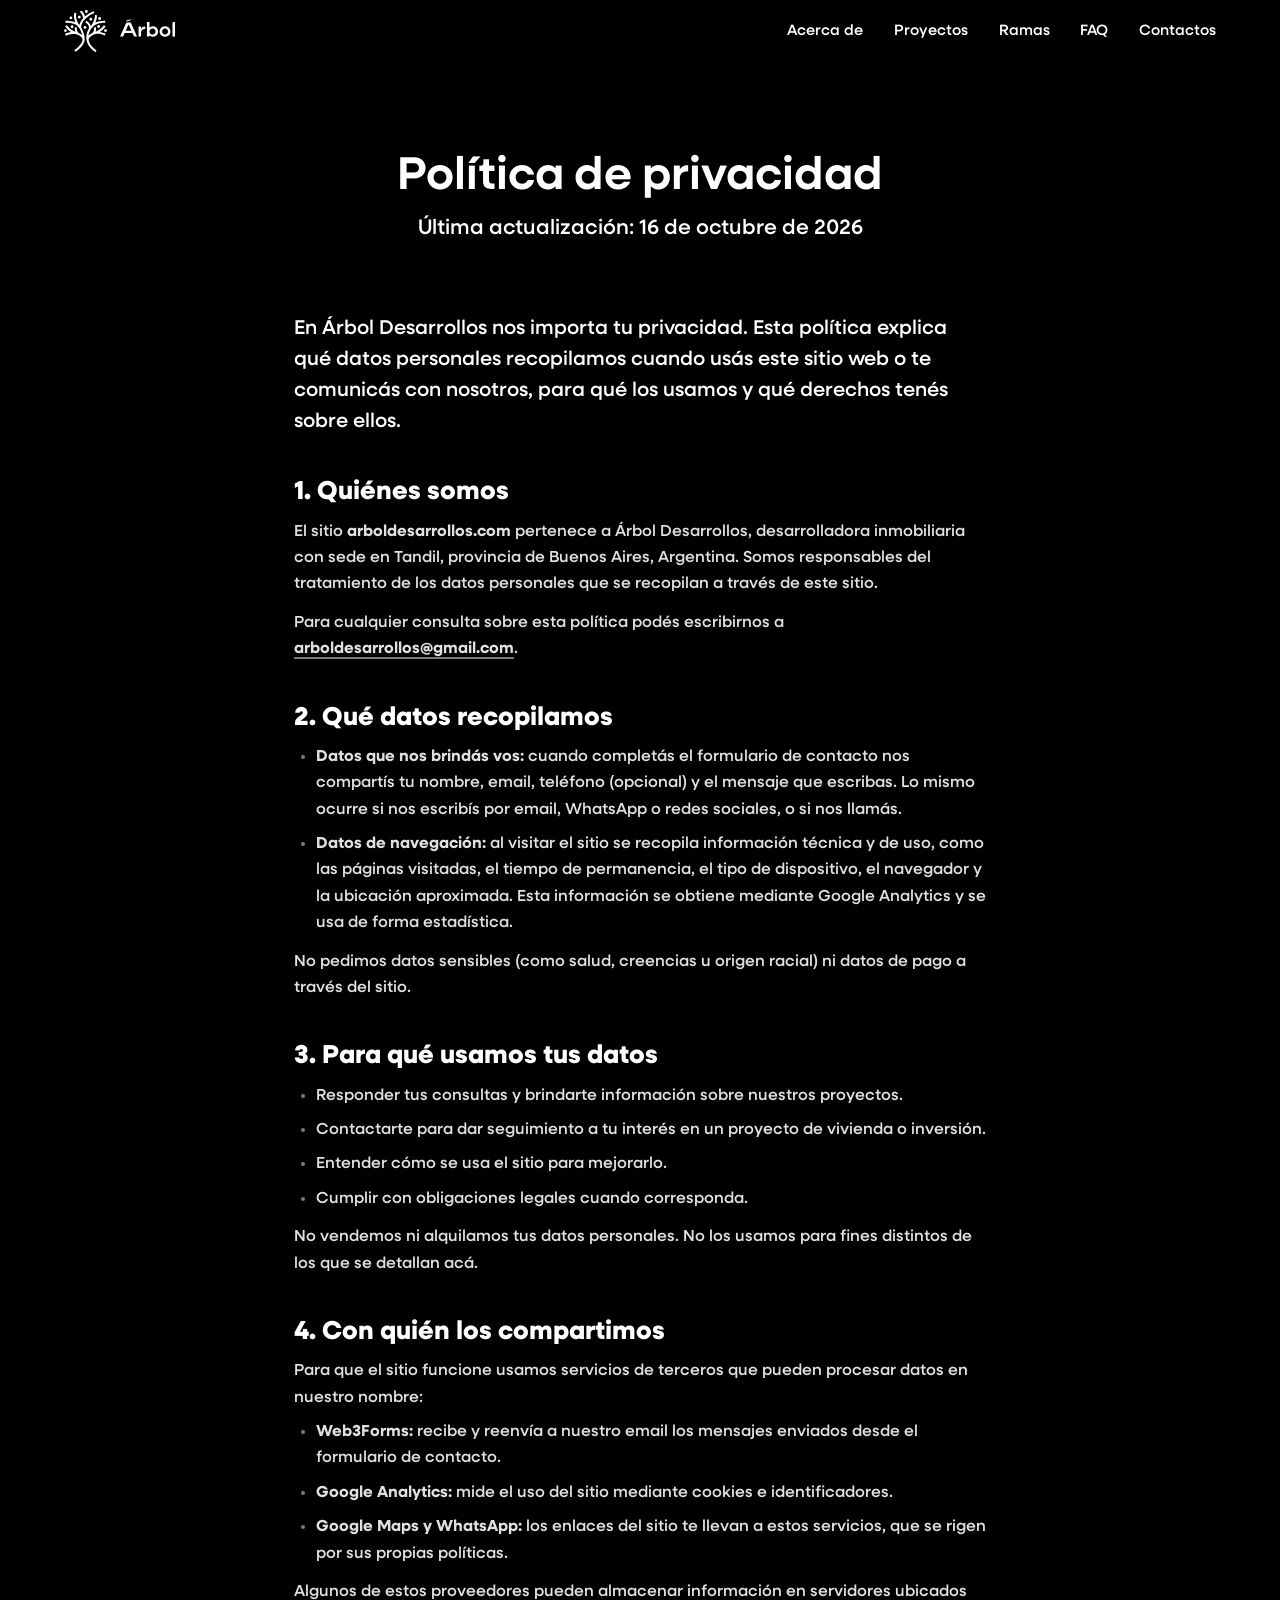
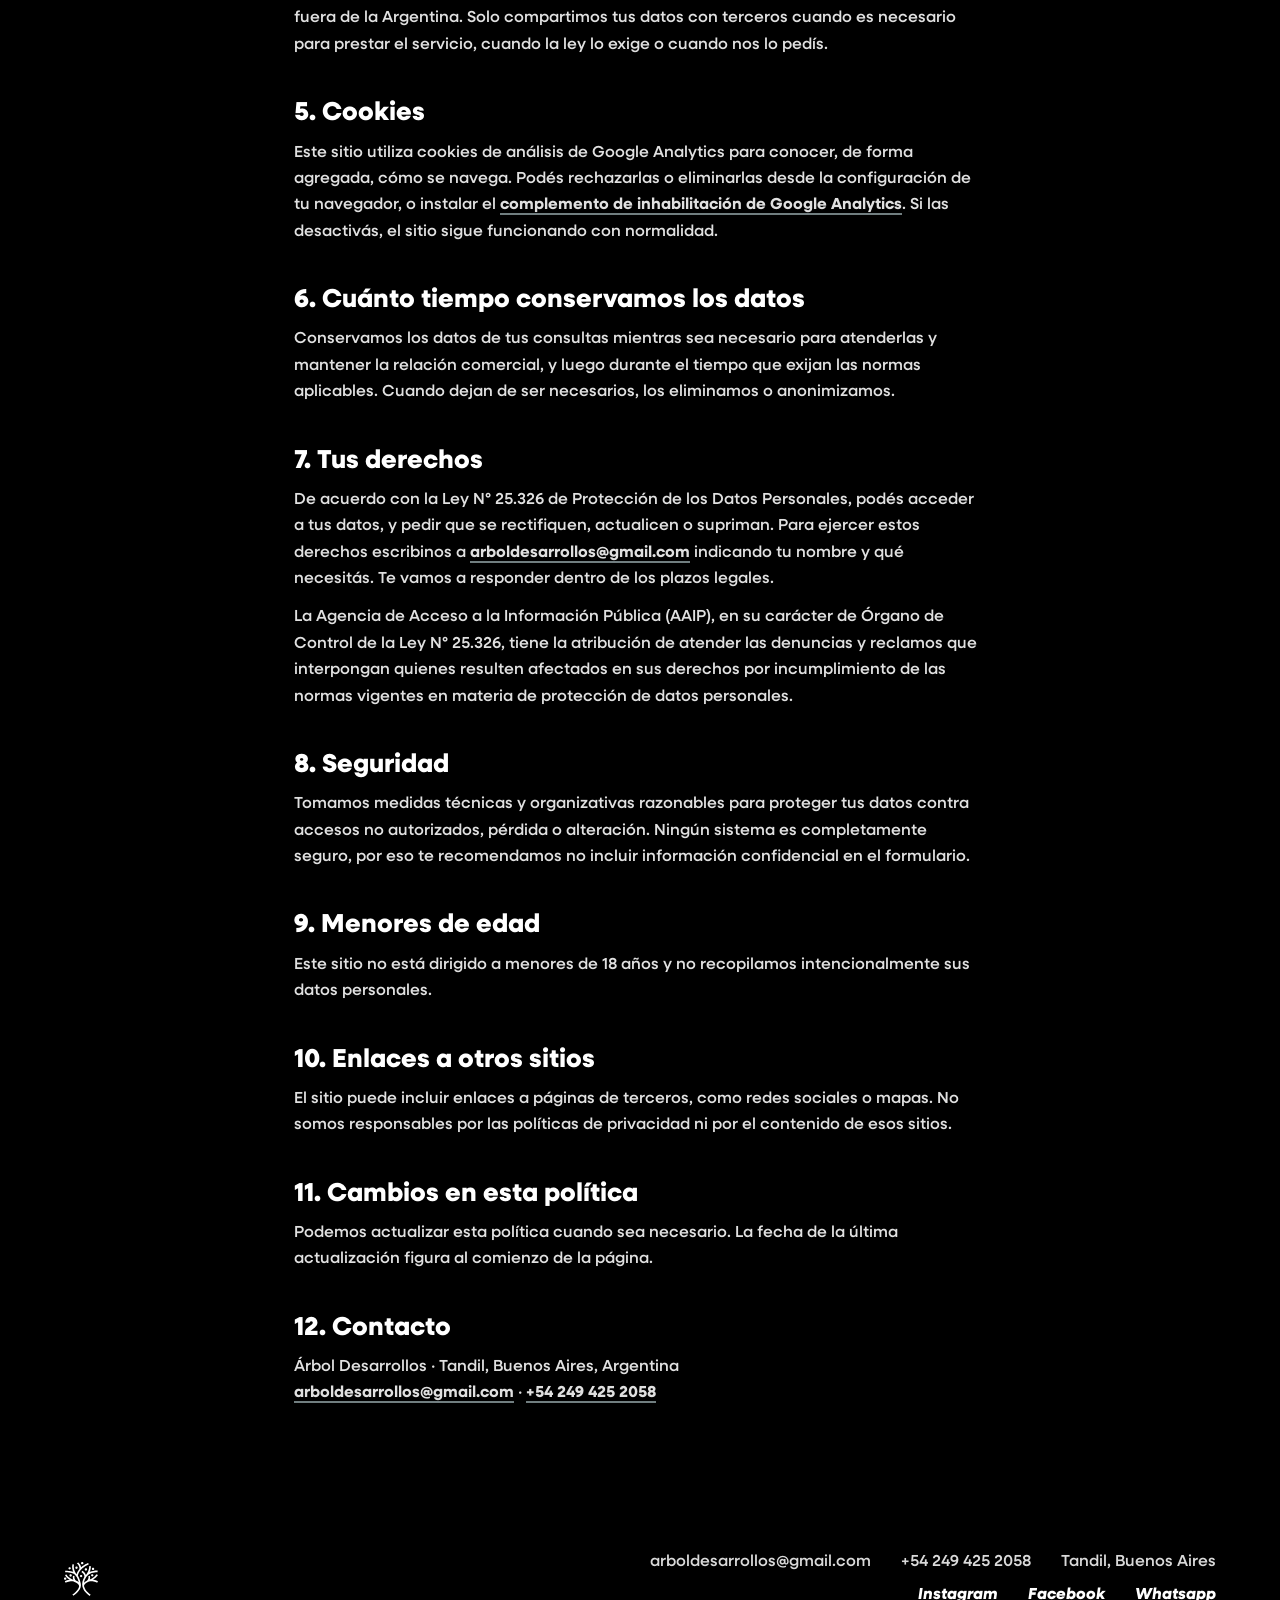
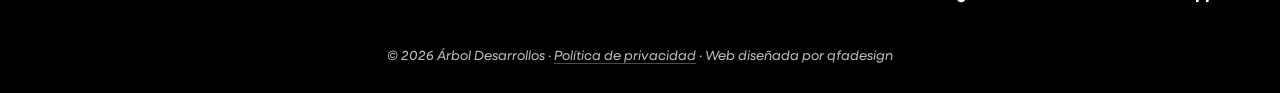
<file: politica-de-privacidad/index.html>
<!DOCTYPE html>
<html lang="es-AR"><head><meta charset="utf-8">
<!-- Google tag (gtag.js) -->
<script async src="https://www.googletagmanager.com/gtag/js?id=G-BPRK6N3W0X"></script>
<script>
  window.dataLayer = window.dataLayer || [];
  function gtag(){dataLayer.push(arguments);}
  gtag('js', new Date());

  gtag('config', 'G-BPRK6N3W0X');
</script>
<script>document.documentElement.classList.add("js")</script>
<meta name="viewport" content="width=device-width, initial-scale=1, viewport-fit=cover">
<title>Política de privacidad | Árbol Desarrollos</title>
<meta name="description" content="Cómo Árbol Desarrollos recopila, usa y protege los datos personales que nos compartís a través de este sitio web.">
<link rel="canonical" href="https://arboldesarrollos.com/politica-de-privacidad/">
<link rel="alternate" hreflang="es-AR" href="https://arboldesarrollos.com/politica-de-privacidad/">
<meta name="robots" content="index, follow, max-image-preview:large, max-snippet:-1">
<meta name="theme-color" content="#000000"><meta name="author" content="Árbol Desarrollos">
<meta name="geo.region" content="AR-B"><meta name="geo.placename" content="Tandil">
<meta property="og:type" content="website"><meta property="og:url" content="https://arboldesarrollos.com/politica-de-privacidad/"><meta property="og:site_name" content="Árbol Desarrollos"><meta property="og:locale" content="es_AR"><meta property="og:title" content="Política de privacidad | Árbol Desarrollos"><meta property="og:description" content="Cómo Árbol Desarrollos recopila, usa y protege los datos personales que nos compartís a través de este sitio web."><meta property="og:image" content="https://arboldesarrollos.com/og-image.jpg"><meta property="og:image:type" content="image/jpeg"><meta property="og:image:width" content="1200"><meta property="og:image:height" content="630"><meta property="og:image:alt" content="Árbol Desarrollos Inmobiliarios">
<meta name="twitter:card" content="summary_large_image"><meta name="twitter:title" content="Política de privacidad | Árbol Desarrollos"><meta name="twitter:description" content="Cómo Árbol Desarrollos recopila, usa y protege los datos personales que nos compartís a través de este sitio web."><meta name="twitter:image" content="https://arboldesarrollos.com/og-image.jpg"><meta name="twitter:image:alt" content="Árbol Desarrollos Inmobiliarios">
<link rel="icon" href="/favicon.ico" sizes="48x48"><link rel="icon" type="image/png" sizes="48x48" href="/favicon-48x48.png"><link rel="icon" type="image/png" sizes="96x96" href="/favicon-96x96.png"><link rel="icon" type="image/svg+xml" href="/favicon.svg" sizes="any"><link rel="apple-touch-icon" href="/apple-touch-icon.png"><link rel="manifest" href="/site.webmanifest">
<link rel="preload" as="font" type="font/woff2" href="/fonts/neulis-400-500.woff2" crossorigin>
<link rel="preload" as="font" type="font/woff2" href="/fonts/neulis-900.woff2" crossorigin>
<link rel="stylesheet" href="/css/style.css?v=20261115">
</head>
<body>
<a class="skip" href="#contenido">Saltar al contenido</a>
<header><nav aria-label="Principal"><a class="logo" href="/" aria-label="Árbol Desarrollos, ir al inicio"><img src="/img/logo-nav.svg" alt="Árbol Desarrollos" width="111" height="42"></a><button id="bg" type="button" aria-label="Abrir menú" aria-expanded="false" aria-controls="mn">☰</button><ul id="mn"><li><a href="/acerca-de/">Acerca de</a></li><li><a href="/proyectos/">Proyectos</a></li><li><a href="/ramas/">Ramas</a></li><li><a href="/preguntas-frecuentes/">FAQ</a></li><li><a href="/contacto/">Contactos</a></li></ul></nav></header>
<main id="contenido">
<section class="page">
<div class="head"><h1 class="soft">Política de privacidad</h1><p>Última actualización: 16 de octubre de 2026</p></div>
<div class="sec legal">
<p class="lead">En Árbol Desarrollos nos importa tu privacidad. Esta política explica qué datos personales recopilamos cuando usás este sitio web o te comunicás con nosotros, para qué los usamos y qué derechos tenés sobre ellos.</p>

<h2>1. Quiénes somos</h2>
<p>El sitio <strong>arboldesarrollos.com</strong> pertenece a Árbol Desarrollos, desarrolladora inmobiliaria con sede en Tandil, provincia de Buenos Aires, Argentina. Somos responsables del tratamiento de los datos personales que se recopilan a través de este sitio.</p>
<p>Para cualquier consulta sobre esta política podés escribirnos a <a href="mailto:arboldesarrollos@gmail.com">arboldesarrollos@gmail.com</a>.</p>

<h2>2. Qué datos recopilamos</h2>
<ul>
<li><strong>Datos que nos brindás vos:</strong> cuando completás el formulario de contacto nos compartís tu nombre, email, teléfono (opcional) y el mensaje que escribas. Lo mismo ocurre si nos escribís por email, WhatsApp o redes sociales, o si nos llamás.</li>
<li><strong>Datos de navegación:</strong> al visitar el sitio se recopila información técnica y de uso, como las páginas visitadas, el tiempo de permanencia, el tipo de dispositivo, el navegador y la ubicación aproximada. Esta información se obtiene mediante Google Analytics y se usa de forma estadística.</li>
</ul>
<p>No pedimos datos sensibles (como salud, creencias u origen racial) ni datos de pago a través del sitio.</p>

<h2>3. Para qué usamos tus datos</h2>
<ul>
<li>Responder tus consultas y brindarte información sobre nuestros proyectos.</li>
<li>Contactarte para dar seguimiento a tu interés en un proyecto de vivienda o inversión.</li>
<li>Entender cómo se usa el sitio para mejorarlo.</li>
<li>Cumplir con obligaciones legales cuando corresponda.</li>
</ul>
<p>No vendemos ni alquilamos tus datos personales. No los usamos para fines distintos de los que se detallan acá.</p>

<h2>4. Con quién los compartimos</h2>
<p>Para que el sitio funcione usamos servicios de terceros que pueden procesar datos en nuestro nombre:</p>
<ul>
<li><strong>Web3Forms:</strong> recibe y reenvía a nuestro email los mensajes enviados desde el formulario de contacto.</li>
<li><strong>Google Analytics:</strong> mide el uso del sitio mediante cookies e identificadores.</li>
<li><strong>Google Maps y WhatsApp:</strong> los enlaces del sitio te llevan a estos servicios, que se rigen por sus propias políticas.</li>
</ul>
<p>Algunos de estos proveedores pueden almacenar información en servidores ubicados fuera de la Argentina. Solo compartimos tus datos con terceros cuando es necesario para prestar el servicio, cuando la ley lo exige o cuando nos lo pedís.</p>

<h2>5. Cookies</h2>
<p>Este sitio utiliza cookies de análisis de Google Analytics para conocer, de forma agregada, cómo se navega. Podés rechazarlas o eliminarlas desde la configuración de tu navegador, o instalar el <a href="https://tools.google.com/dlpage/gaoptout" target="_blank" rel="noopener">complemento de inhabilitación de Google Analytics</a>. Si las desactivás, el sitio sigue funcionando con normalidad.</p>

<h2>6. Cuánto tiempo conservamos los datos</h2>
<p>Conservamos los datos de tus consultas mientras sea necesario para atenderlas y mantener la relación comercial, y luego durante el tiempo que exijan las normas aplicables. Cuando dejan de ser necesarios, los eliminamos o anonimizamos.</p>

<h2>7. Tus derechos</h2>
<p>De acuerdo con la Ley N° 25.326 de Protección de los Datos Personales, podés acceder a tus datos, y pedir que se rectifiquen, actualicen o supriman. Para ejercer estos derechos escribinos a <a href="mailto:arboldesarrollos@gmail.com">arboldesarrollos@gmail.com</a> indicando tu nombre y qué necesitás. Te vamos a responder dentro de los plazos legales.</p>
<p>La Agencia de Acceso a la Información Pública (AAIP), en su carácter de Órgano de Control de la Ley N° 25.326, tiene la atribución de atender las denuncias y reclamos que interpongan quienes resulten afectados en sus derechos por incumplimiento de las normas vigentes en materia de protección de datos personales.</p>

<h2>8. Seguridad</h2>
<p>Tomamos medidas técnicas y organizativas razonables para proteger tus datos contra accesos no autorizados, pérdida o alteración. Ningún sistema es completamente seguro, por eso te recomendamos no incluir información confidencial en el formulario.</p>

<h2>9. Menores de edad</h2>
<p>Este sitio no está dirigido a menores de 18 años y no recopilamos intencionalmente sus datos personales.</p>

<h2>10. Enlaces a otros sitios</h2>
<p>El sitio puede incluir enlaces a páginas de terceros, como redes sociales o mapas. No somos responsables por las políticas de privacidad ni por el contenido de esos sitios.</p>

<h2>11. Cambios en esta política</h2>
<p>Podemos actualizar esta política cuando sea necesario. La fecha de la última actualización figura al comienzo de la página.</p>

<h2>12. Contacto</h2>
<p>Árbol Desarrollos · Tandil, Buenos Aires, Argentina<br><a href="mailto:arboldesarrollos@gmail.com">arboldesarrollos@gmail.com</a> · <a href="tel:+542494252058">+54 249 425 2058</a></p>
</div>
</section>
</main>
<footer><a class="flogo" href="/" aria-label="Ir al inicio"><img class="ft" src="/img/logo-isotipo.svg" alt="Árbol Desarrollos" width="35" height="34"></a><div><ul class="fn"><li><a href="mailto:arboldesarrollos@gmail.com">arboldesarrollos@gmail.com</a></li><li><a href="tel:+542494252058">+54 249 425 2058</a></li><li>Tandil, Buenos Aires</li></ul><ul class="s"><li><a href="https://www.instagram.com/arbol.desarrollos/" target="_blank" rel="noopener">Instagram</a></li><li><a href="https://www.facebook.com/profile.php?id=61587335765953" target="_blank" rel="noopener">Facebook</a></li><li><a href="https://wa.me/542494252058" target="_blank" rel="noopener">Whatsapp</a></li></ul></div><small>© 2026 Árbol Desarrollos · <a href="/politica-de-privacidad/">Política de privacidad</a> · Web diseñada por qfadesign</small></footer>
<script src="/js/main.js?v=20261115" defer></script>
</body></html>
</file>
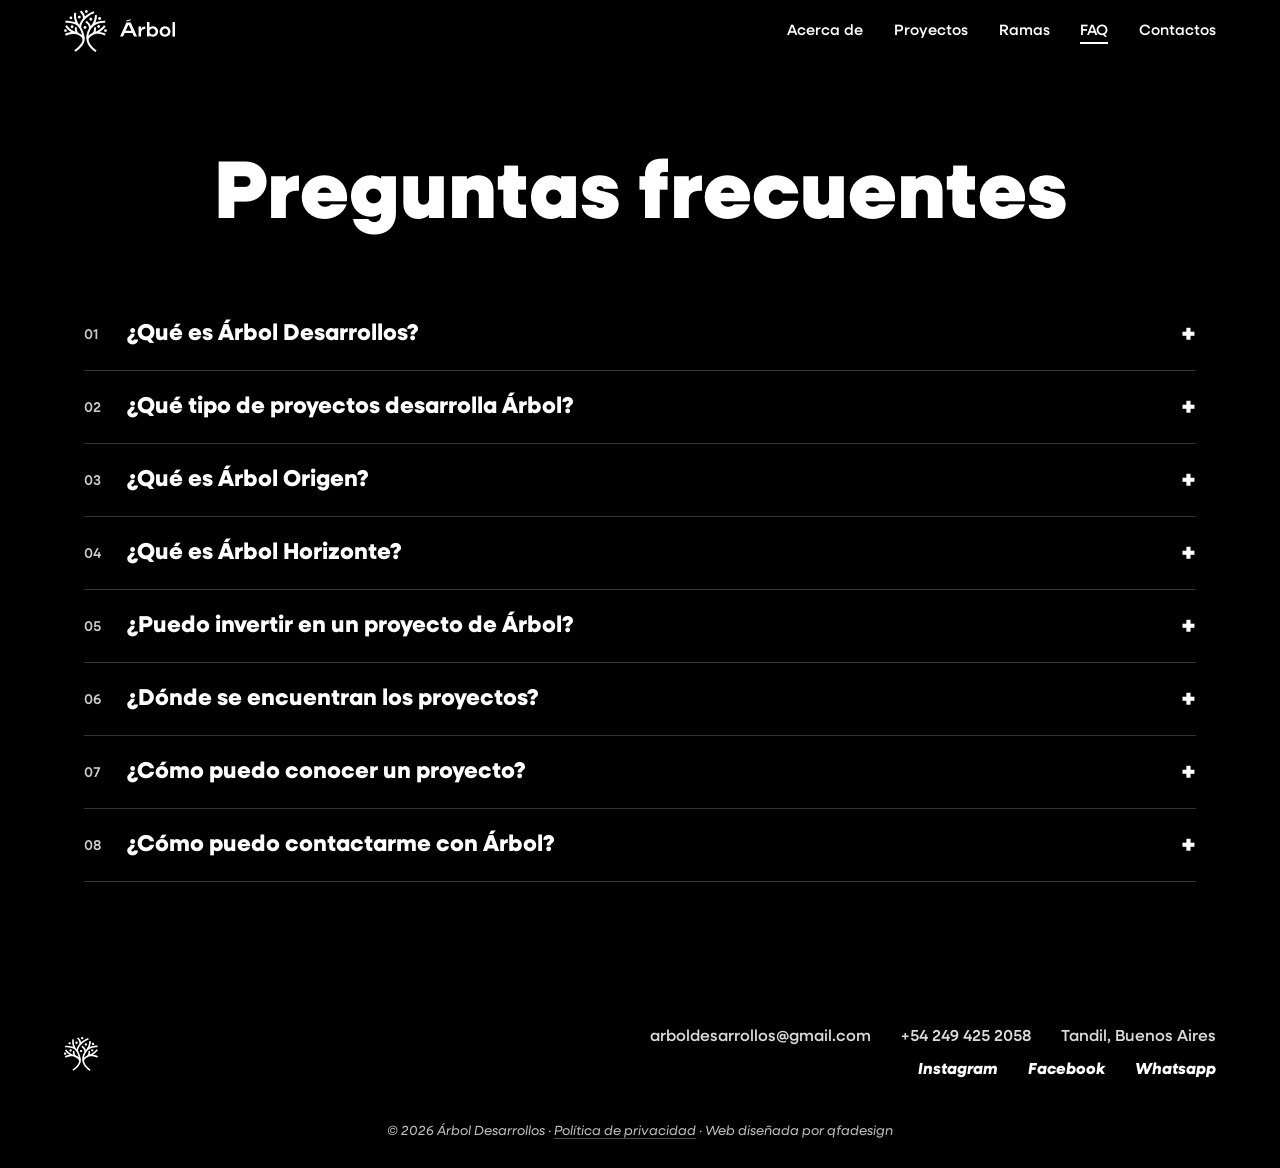
<file: preguntas-frecuentes/index.html>
<!DOCTYPE html>
<html lang="es-AR"><head><meta charset="utf-8">
<!-- Google tag (gtag.js) -->
<script async src="https://www.googletagmanager.com/gtag/js?id=G-BPRK6N3W0X"></script>
<script>
  window.dataLayer = window.dataLayer || [];
  function gtag(){dataLayer.push(arguments);}
  gtag('js', new Date());

  gtag('config', 'G-BPRK6N3W0X');
</script>
<script>document.documentElement.classList.add("js")</script>
<meta name="viewport" content="width=device-width, initial-scale=1, viewport-fit=cover">
<title>Preguntas frecuentes | Árbol Desarrollos</title>
<meta name="description" content="Respondemos las dudas más comunes sobre Árbol, Árbol Origen, Árbol Horizonte, nuestros proyectos en Tandil y cómo contactarnos.">
<link rel="canonical" href="https://arboldesarrollos.com/preguntas-frecuentes/">
<link rel="alternate" hreflang="es-AR" href="https://arboldesarrollos.com/preguntas-frecuentes/">
<meta name="robots" content="index, follow, max-image-preview:large, max-snippet:-1">
<meta name="theme-color" content="#000000"><meta name="author" content="Árbol Desarrollos">
<meta name="geo.region" content="AR-B"><meta name="geo.placename" content="Tandil">
<meta property="og:type" content="website"><meta property="og:url" content="https://arboldesarrollos.com/preguntas-frecuentes/"><meta property="og:site_name" content="Árbol Desarrollos"><meta property="og:locale" content="es_AR"><meta property="og:title" content="Preguntas frecuentes | Árbol Desarrollos"><meta property="og:description" content="Respondemos las dudas más comunes sobre Árbol, Árbol Origen, Árbol Horizonte, nuestros proyectos en Tandil y cómo contactarnos."><meta property="og:image" content="https://arboldesarrollos.com/og-image.jpg"><meta property="og:image:type" content="image/jpeg"><meta property="og:image:width" content="1200"><meta property="og:image:height" content="630"><meta property="og:image:alt" content="Árbol Desarrollos Inmobiliarios">
<meta name="twitter:card" content="summary_large_image"><meta name="twitter:title" content="Preguntas frecuentes | Árbol Desarrollos"><meta name="twitter:description" content="Respondemos las dudas más comunes sobre Árbol, Árbol Origen, Árbol Horizonte, nuestros proyectos en Tandil y cómo contactarnos."><meta name="twitter:image" content="https://arboldesarrollos.com/og-image.jpg"><meta name="twitter:image:alt" content="Árbol Desarrollos Inmobiliarios">
<link rel="icon" href="/favicon.ico" sizes="48x48"><link rel="icon" type="image/png" sizes="48x48" href="/favicon-48x48.png"><link rel="icon" type="image/png" sizes="96x96" href="/favicon-96x96.png"><link rel="icon" type="image/svg+xml" href="/favicon.svg" sizes="any"><link rel="apple-touch-icon" href="/apple-touch-icon.png"><link rel="manifest" href="/site.webmanifest">
<link rel="preload" as="font" type="font/woff2" href="/fonts/neulis-400-500.woff2" crossorigin>
<link rel="preload" as="font" type="font/woff2" href="/fonts/neulis-900.woff2" crossorigin>
<link rel="stylesheet" href="/css/style.css?v=20261115">
<script type="application/ld+json">{"@context":"https://schema.org","@graph":[{"@type":["Organization","RealEstateAgent"],"@id":"https://arboldesarrollos.com/#organizacion","name":"Árbol Desarrollos","alternateName":"Árbol Desarrollos Inmobiliarios","description":"Árbol es una desarrolladora inmobiliaria de Tandil. Proyectos de vivienda (Árbol Origen) e inversión (Árbol Horizonte) con planificación y mirada a largo plazo.","url":"https://arboldesarrollos.com/","logo":{"@type":"ImageObject","url":"https://arboldesarrollos.com/icon-512.png","width":512,"height":512},"image":"https://arboldesarrollos.com/og-image.jpg","email":"arboldesarrollos@gmail.com","telephone":"+542494252058","address":{"@type":"PostalAddress","addressLocality":"Tandil","addressRegion":"Buenos Aires","addressCountry":"AR"},"areaServed":{"@type":"City","name":"Tandil","geo":{"@type":"GeoCoordinates","latitude":-37.3217,"longitude":-59.1332}},"sameAs":["https://www.instagram.com/arbol.desarrollos/","https://www.facebook.com/profile.php?id=61587335765953"],"contactPoint":{"@type":"ContactPoint","contactType":"customer service","email":"arboldesarrollos@gmail.com","telephone":"+542494252058","availableLanguage":"es"}},{"@type":"WebSite","@id":"https://arboldesarrollos.com/#sitio","url":"https://arboldesarrollos.com/","name":"Árbol Desarrollos","inLanguage":"es-AR","publisher":{"@id":"https://arboldesarrollos.com/#organizacion"}},{"@type":"FAQPage","@id":"https://arboldesarrollos.com/preguntas-frecuentes/#webpage","url":"https://arboldesarrollos.com/preguntas-frecuentes/","name":"Preguntas frecuentes | Árbol Desarrollos","description":"Respondemos las dudas más comunes sobre Árbol, Árbol Origen, Árbol Horizonte, nuestros proyectos en Tandil y cómo contactarnos.","inLanguage":"es-AR","isPartOf":{"@id":"https://arboldesarrollos.com/#sitio"},"about":{"@id":"https://arboldesarrollos.com/#organizacion"},"primaryImageOfPage":{"@type":"ImageObject","url":"https://arboldesarrollos.com/og-image.jpg"},"breadcrumb":{"@id":"https://arboldesarrollos.com/preguntas-frecuentes/#breadcrumb"},"mainEntity":[{"@type":"Question","name":"¿Qué es Árbol Desarrollos?","acceptedAnswer":{"@type":"Answer","text":"Somos una desarrolladora inmobiliaria que crea proyectos con criterio técnico, planificación y una mirada puesta en el largo plazo."}},{"@type":"Question","name":"¿Qué tipo de proyectos desarrolla Árbol?","acceptedAnswer":{"@type":"Answer","text":"Desarrollamos proyectos de vivienda e inversión, organizados en nuestras dos ramas: Árbol Origen y Árbol Horizonte."}},{"@type":"Question","name":"¿Qué es Árbol Origen?","acceptedAnswer":{"@type":"Answer","text":"Es la rama enfocada en proyectos de vivienda, pensados para quienes buscan un espacio para habitar."}},{"@type":"Question","name":"¿Qué es Árbol Horizonte?","acceptedAnswer":{"@type":"Answer","text":"Es la rama enfocada en proyectos de inversión y crecimiento, analizando cada oportunidad desde su ubicación, escala, eficiencia y proyección de valor."}},{"@type":"Question","name":"¿Puedo invertir en un proyecto de Árbol?","acceptedAnswer":{"@type":"Answer","text":"Sí. Podés contactarnos para conocer los proyectos disponibles y las oportunidades de inversión que estamos desarrollando."}},{"@type":"Question","name":"¿Dónde se encuentran los proyectos?","acceptedAnswer":{"@type":"Answer","text":"Actualmente desarrollamos proyectos en Tandil y su entorno. Cada proyecto cuenta con características y ubicaciones particulares."}},{"@type":"Question","name":"¿Cómo puedo conocer un proyecto?","acceptedAnswer":{"@type":"Answer","text":"Podés ingresar a la sección Proyectos para conocer nuestros desarrollos o contactanos directamente para recibir más información."}},{"@type":"Question","name":"¿Cómo puedo contactarme con Árbol?","acceptedAnswer":{"@type":"Answer","text":"Podés hacerlo desde el formulario de contacto de nuestra web y contarnos qué estás buscando. Nuestro equipo se pondrá en contacto con vos."}}]},{"@type":"BreadcrumbList","@id":"https://arboldesarrollos.com/preguntas-frecuentes/#breadcrumb","itemListElement":[{"@type":"ListItem","position":1,"name":"Inicio","item":"https://arboldesarrollos.com/"},{"@type":"ListItem","position":2,"name":"Preguntas frecuentes","item":"https://arboldesarrollos.com/preguntas-frecuentes/"}]}]}</script>
</head>
<body>
<a class="skip" href="#contenido">Saltar al contenido</a>
<header><nav aria-label="Principal"><a class="logo" href="/" aria-label="Árbol Desarrollos, ir al inicio"><img src="/img/logo-nav.svg" alt="Árbol Desarrollos" width="111" height="42"></a><button id="bg" type="button" aria-label="Abrir menú" aria-expanded="false" aria-controls="mn">☰</button><ul id="mn"><li><a href="/acerca-de/">Acerca de</a></li><li><a href="/proyectos/">Proyectos</a></li><li><a href="/ramas/">Ramas</a></li><li><a href="/preguntas-frecuentes/" class="on" aria-current="page">FAQ</a></li><li><a href="/contacto/">Contactos</a></li></ul></nav></header>
<main id="contenido">
<section class="page">
<div class="head"><h1>Preguntas frecuentes</h1></div>
<div class="sec">
<details><summary><span>¿Qué es Árbol Desarrollos?</span></summary><p>Somos una desarrolladora inmobiliaria que crea proyectos con criterio técnico, planificación y una mirada puesta en el largo plazo.</p></details>
<details><summary><span>¿Qué tipo de proyectos desarrolla Árbol?</span></summary><p>Desarrollamos proyectos de vivienda e inversión, organizados en nuestras dos ramas: Árbol Origen y Árbol Horizonte.</p></details>
<details><summary><span>¿Qué es Árbol Origen?</span></summary><p>Es la rama enfocada en proyectos de vivienda, pensados para quienes buscan un espacio para habitar.</p></details>
<details><summary><span>¿Qué es Árbol Horizonte?</span></summary><p>Es la rama enfocada en proyectos de inversión y crecimiento, analizando cada oportunidad desde su ubicación, escala, eficiencia y proyección de valor.</p></details>
<details><summary><span>¿Puedo invertir en un proyecto de Árbol?</span></summary><p>Sí. Podés contactarnos para conocer los proyectos disponibles y las oportunidades de inversión que estamos desarrollando.</p></details>
<details><summary><span>¿Dónde se encuentran los proyectos?</span></summary><p>Actualmente desarrollamos proyectos en Tandil y su entorno. Cada proyecto cuenta con características y ubicaciones particulares.</p></details>
<details><summary><span>¿Cómo puedo conocer un proyecto?</span></summary><p>Podés ingresar a la sección <a href="/proyectos/">Proyectos</a> para conocer nuestros desarrollos o <a href="/contacto/">contactanos</a> directamente para recibir más información.</p></details>
<details><summary><span>¿Cómo puedo contactarme con Árbol?</span></summary><p>Podés hacerlo desde el formulario de contacto de nuestra web y contarnos qué estás buscando. Nuestro equipo se pondrá en contacto con vos.</p></details>
</div>
</section>
</main>
<footer><a class="flogo" href="/" aria-label="Ir al inicio"><img class="ft" src="/img/logo-isotipo.svg" alt="Árbol Desarrollos" width="35" height="34"></a><div><ul class="fn"><li><a href="mailto:arboldesarrollos@gmail.com">arboldesarrollos@gmail.com</a></li><li><a href="tel:+542494252058">+54 249 425 2058</a></li><li>Tandil, Buenos Aires</li></ul><ul class="s"><li><a href="https://www.instagram.com/arbol.desarrollos/" target="_blank" rel="noopener">Instagram</a></li><li><a href="https://www.facebook.com/profile.php?id=61587335765953" target="_blank" rel="noopener">Facebook</a></li><li><a href="https://wa.me/542494252058" target="_blank" rel="noopener">Whatsapp</a></li></ul></div><small>© 2026 Árbol Desarrollos · <a href="/politica-de-privacidad/">Política de privacidad</a> · Web diseñada por qfadesign</small></footer>
<script src="/js/main.js?v=20261115" defer></script>
</body></html>
</file>
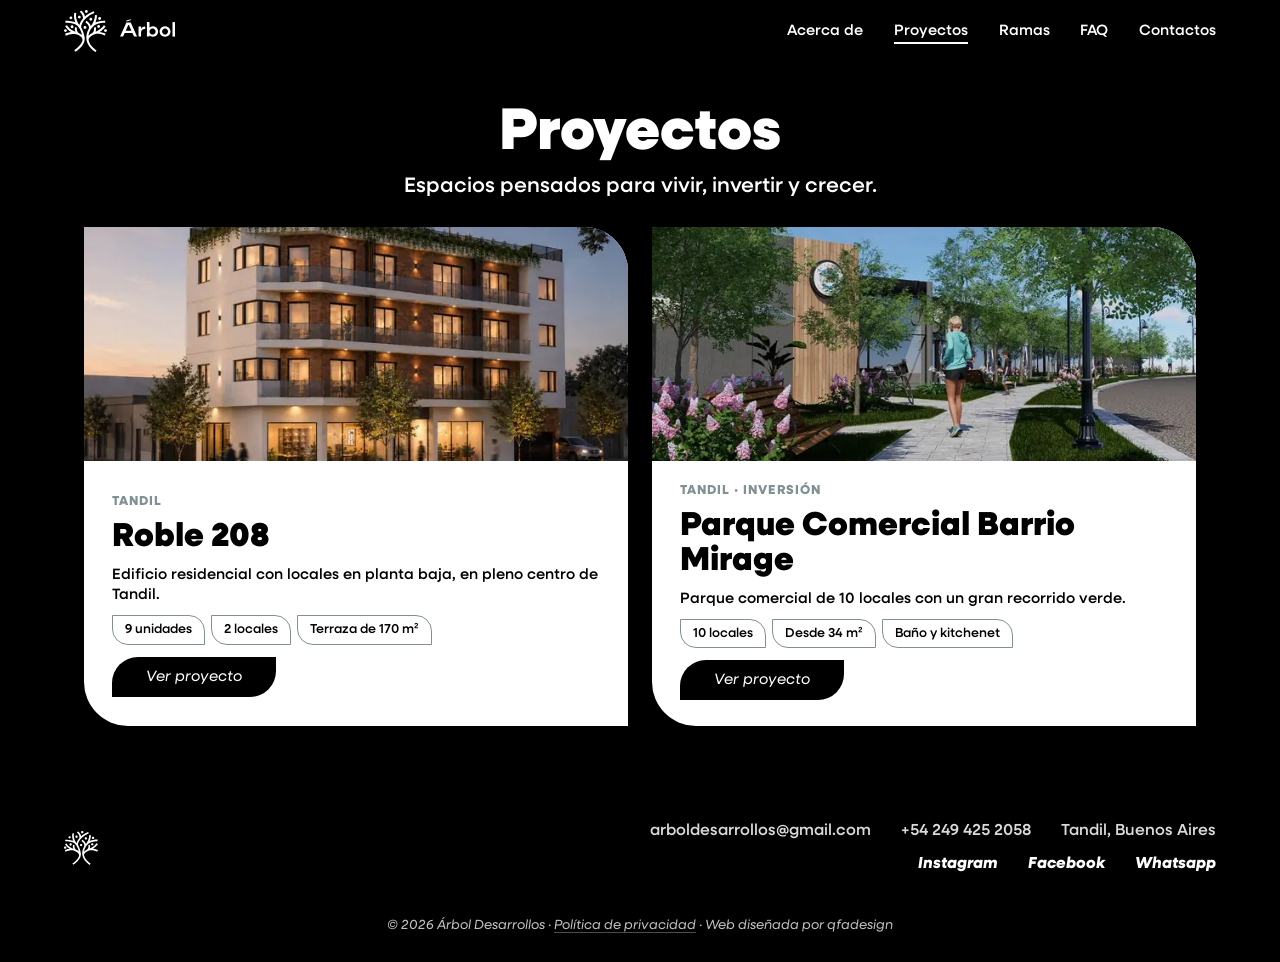
<file: proyectos/index.html>
<!DOCTYPE html>
<html lang="es-AR"><head><meta charset="utf-8">
<!-- Google tag (gtag.js) -->
<script async src="https://www.googletagmanager.com/gtag/js?id=G-BPRK6N3W0X"></script>
<script>
  window.dataLayer = window.dataLayer || [];
  function gtag(){dataLayer.push(arguments);}
  gtag('js', new Date());

  gtag('config', 'G-BPRK6N3W0X');
</script>
<script>document.documentElement.classList.add("js")</script>
<meta name="viewport" content="width=device-width, initial-scale=1, viewport-fit=cover">
<title>Proyectos inmobiliarios en Tandil | Árbol Desarrollos</title>
<meta name="description" content="Conocé los proyectos de Árbol en Tandil: espacios pensados para vivir, invertir y crecer. Descubrí Roble 208 y el Parque Comercial Barrio Mirage.">
<link rel="canonical" href="https://arboldesarrollos.com/proyectos/">
<link rel="alternate" hreflang="es-AR" href="https://arboldesarrollos.com/proyectos/">
<meta name="robots" content="index, follow, max-image-preview:large, max-snippet:-1">
<meta name="theme-color" content="#000000"><meta name="author" content="Árbol Desarrollos">
<meta name="geo.region" content="AR-B"><meta name="geo.placename" content="Tandil">
<meta property="og:type" content="website"><meta property="og:url" content="https://arboldesarrollos.com/proyectos/"><meta property="og:site_name" content="Árbol Desarrollos"><meta property="og:locale" content="es_AR"><meta property="og:title" content="Proyectos inmobiliarios en Tandil | Árbol Desarrollos"><meta property="og:description" content="Conocé los proyectos de Árbol en Tandil: espacios pensados para vivir, invertir y crecer. Descubrí Roble 208 y el Parque Comercial Barrio Mirage."><meta property="og:image" content="https://arboldesarrollos.com/og-image.jpg"><meta property="og:image:type" content="image/jpeg"><meta property="og:image:width" content="1200"><meta property="og:image:height" content="630"><meta property="og:image:alt" content="Árbol Desarrollos Inmobiliarios">
<meta name="twitter:card" content="summary_large_image"><meta name="twitter:title" content="Proyectos inmobiliarios en Tandil | Árbol Desarrollos"><meta name="twitter:description" content="Conocé los proyectos de Árbol en Tandil: espacios pensados para vivir, invertir y crecer. Descubrí Roble 208 y el Parque Comercial Barrio Mirage."><meta name="twitter:image" content="https://arboldesarrollos.com/og-image.jpg"><meta name="twitter:image:alt" content="Árbol Desarrollos Inmobiliarios">
<link rel="icon" href="/favicon.ico" sizes="48x48"><link rel="icon" type="image/png" sizes="48x48" href="/favicon-48x48.png"><link rel="icon" type="image/png" sizes="96x96" href="/favicon-96x96.png"><link rel="icon" type="image/svg+xml" href="/favicon.svg" sizes="any"><link rel="apple-touch-icon" href="/apple-touch-icon.png"><link rel="manifest" href="/site.webmanifest">
<link rel="preload" as="font" type="font/woff2" href="/fonts/neulis-400-500.woff2" crossorigin>
<link rel="preload" as="font" type="font/woff2" href="/fonts/neulis-900.woff2" crossorigin>
<link rel="stylesheet" href="/css/style.css?v=20261115">
<script type="application/ld+json">{"@context":"https://schema.org","@graph":[{"@type":["Organization","RealEstateAgent"],"@id":"https://arboldesarrollos.com/#organizacion","name":"Árbol Desarrollos","alternateName":"Árbol Desarrollos Inmobiliarios","description":"Árbol es una desarrolladora inmobiliaria de Tandil. Proyectos de vivienda (Árbol Origen) e inversión (Árbol Horizonte) con planificación y mirada a largo plazo.","url":"https://arboldesarrollos.com/","logo":{"@type":"ImageObject","url":"https://arboldesarrollos.com/icon-512.png","width":512,"height":512},"image":"https://arboldesarrollos.com/og-image.jpg","email":"arboldesarrollos@gmail.com","telephone":"+542494252058","address":{"@type":"PostalAddress","addressLocality":"Tandil","addressRegion":"Buenos Aires","addressCountry":"AR"},"areaServed":{"@type":"City","name":"Tandil","geo":{"@type":"GeoCoordinates","latitude":-37.3217,"longitude":-59.1332}},"sameAs":["https://www.instagram.com/arbol.desarrollos/","https://www.facebook.com/profile.php?id=61587335765953"],"contactPoint":{"@type":"ContactPoint","contactType":"customer service","email":"arboldesarrollos@gmail.com","telephone":"+542494252058","availableLanguage":"es"}},{"@type":"WebSite","@id":"https://arboldesarrollos.com/#sitio","url":"https://arboldesarrollos.com/","name":"Árbol Desarrollos","inLanguage":"es-AR","publisher":{"@id":"https://arboldesarrollos.com/#organizacion"}},{"@type":"CollectionPage","@id":"https://arboldesarrollos.com/proyectos/#webpage","url":"https://arboldesarrollos.com/proyectos/","name":"Proyectos inmobiliarios en Tandil | Árbol Desarrollos","description":"Conocé los proyectos de Árbol en Tandil: espacios pensados para vivir, invertir y crecer. Descubrí Roble 208 y el Parque Comercial Barrio Mirage.","inLanguage":"es-AR","isPartOf":{"@id":"https://arboldesarrollos.com/#sitio"},"about":{"@id":"https://arboldesarrollos.com/#organizacion"},"primaryImageOfPage":{"@type":"ImageObject","url":"https://arboldesarrollos.com/og-image.jpg"},"breadcrumb":{"@id":"https://arboldesarrollos.com/proyectos/#breadcrumb"}},{"@type":"BreadcrumbList","@id":"https://arboldesarrollos.com/proyectos/#breadcrumb","itemListElement":[{"@type":"ListItem","position":1,"name":"Inicio","item":"https://arboldesarrollos.com/"},{"@type":"ListItem","position":2,"name":"Proyectos","item":"https://arboldesarrollos.com/proyectos/"}]},{"@type":"ItemList","itemListElement":[{"@type":"ListItem","position":1,"name":"Roble 208","url":"https://arboldesarrollos.com/proyectos/roble-208/"},{"@type":"ListItem","position":2,"name":"Parque Comercial Barrio Mirage","url":"https://arboldesarrollos.com/proyectos/parque-comercial-barrio-mirage/"}]}]}</script>
</head>
<body>
<a class="skip" href="#contenido">Saltar al contenido</a>
<header><nav aria-label="Principal"><a class="logo" href="/" aria-label="Árbol Desarrollos, ir al inicio"><img src="/img/logo-nav.svg" alt="Árbol Desarrollos" width="111" height="42"></a><button id="bg" type="button" aria-label="Abrir menú" aria-expanded="false" aria-controls="mn">☰</button><ul id="mn"><li><a href="/acerca-de/">Acerca de</a></li><li><a href="/proyectos/" class="on" aria-current="page">Proyectos</a></li><li><a href="/ramas/">Ramas</a></li><li><a href="/preguntas-frecuentes/">FAQ</a></li><li><a href="/contacto/">Contactos</a></li></ul></nav></header>
<main id="contenido" class="fit">
<section class="page">
<div class="head cmp"><h1>Proyectos</h1><p>Espacios pensados para vivir, invertir y crecer.</p></div>
<div class="sec lst"><div class="pro cp"><div class="pimg"><img src="/img/roble-208-portada-1400.webp" srcset="/img/roble-208-portada-640.webp 640w, /img/roble-208-portada-1024.webp 1024w, /img/roble-208-portada-1400.webp 1400w" sizes="(max-width:820px) 100vw, 50vw" alt="Roble 208, edificio multifamiliar con locales comerciales en el centro de Tandil" width="1400" height="990" decoding="async"></div><div><span class="tag">Tandil</span><h2>Roble 208</h2><p>Edificio residencial con locales en planta baja, en pleno centro de Tandil.</p><p class="mat mini"><span>9 unidades</span><span>2 locales</span><span>Terraza de 170 m²</span></p><a class="btn dk" href="/proyectos/roble-208/">Ver proyecto</a></div></div><div class="pro cp"><div class="pimg"><img src="/img/mirage-paseo-1298.webp" srcset="/img/mirage-paseo-640.webp 640w, /img/mirage-paseo-1040.webp 1040w, /img/mirage-paseo-1298.webp 1298w" sizes="(max-width:820px) 100vw, 50vw" alt="Parque Comercial Barrio Mirage, paseo verde frente a los locales" width="1298" height="874" decoding="async"></div><div><span class="tag">Tandil · Inversión</span><h2>Parque Comercial Barrio Mirage</h2><p>Parque comercial de 10 locales con un gran recorrido verde.</p><p class="mat mini"><span>10 locales</span><span>Desde 34 m²</span><span>Baño y kitchenet</span></p><a class="btn dk" href="/proyectos/parque-comercial-barrio-mirage/">Ver proyecto</a></div></div></div>
</section>
</main>
<footer><a class="flogo" href="/" aria-label="Ir al inicio"><img class="ft" src="/img/logo-isotipo.svg" alt="Árbol Desarrollos" width="35" height="34"></a><div><ul class="fn"><li><a href="mailto:arboldesarrollos@gmail.com">arboldesarrollos@gmail.com</a></li><li><a href="tel:+542494252058">+54 249 425 2058</a></li><li>Tandil, Buenos Aires</li></ul><ul class="s"><li><a href="https://www.instagram.com/arbol.desarrollos/" target="_blank" rel="noopener">Instagram</a></li><li><a href="https://www.facebook.com/profile.php?id=61587335765953" target="_blank" rel="noopener">Facebook</a></li><li><a href="https://wa.me/542494252058" target="_blank" rel="noopener">Whatsapp</a></li></ul></div><small>© 2026 Árbol Desarrollos · <a href="/politica-de-privacidad/">Política de privacidad</a> · Web diseñada por qfadesign</small></footer>
<script src="/js/main.js?v=20261115" defer></script>
</body></html>
</file>
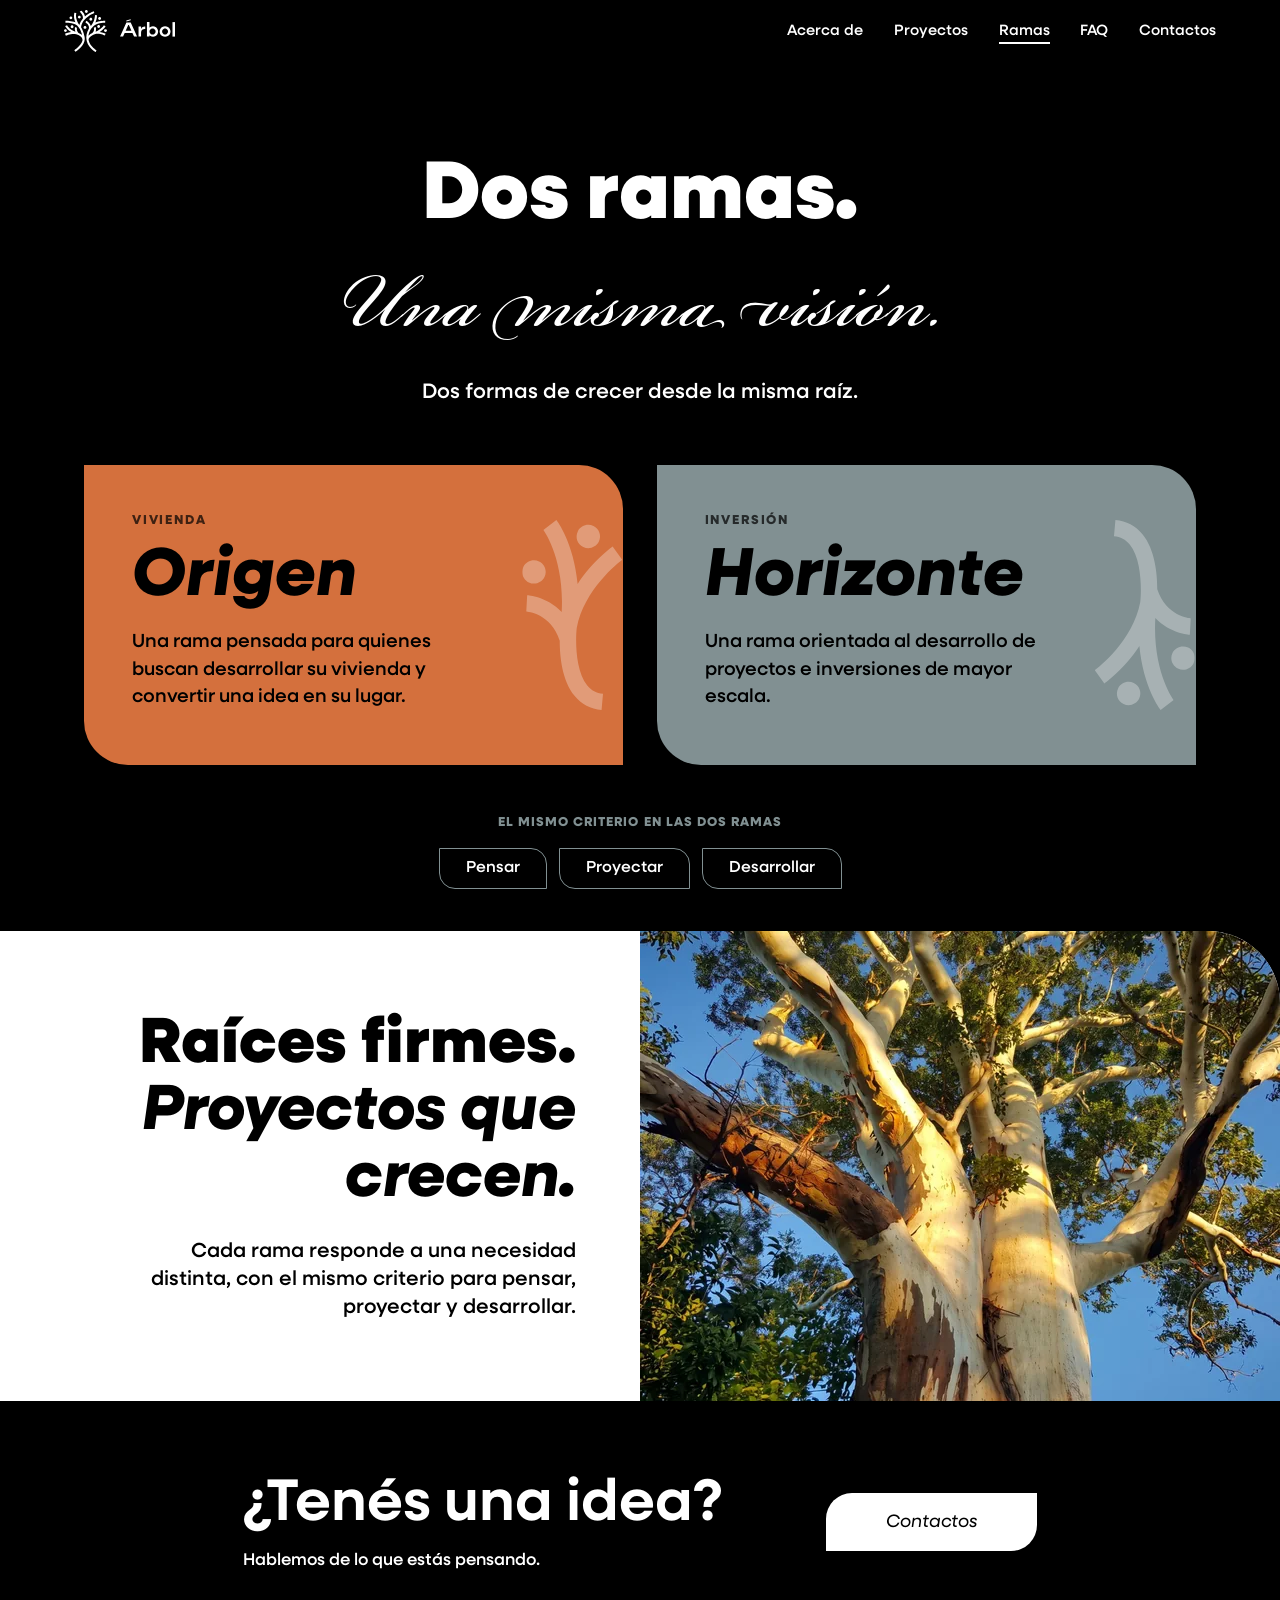
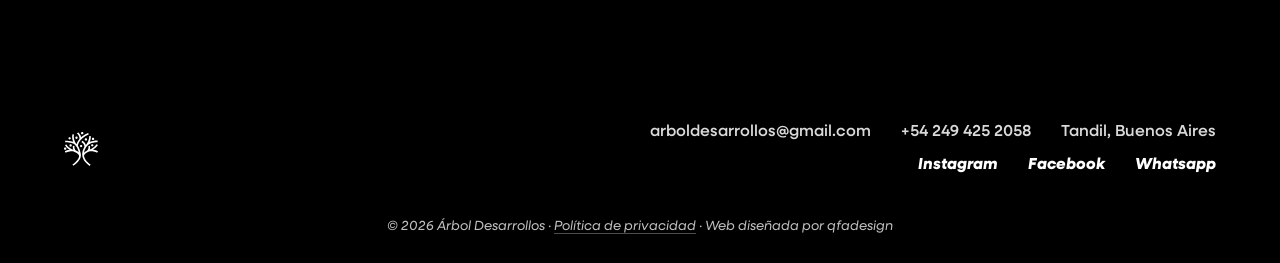
<file: ramas/index.html>
<!DOCTYPE html>
<html lang="es-AR"><head><meta charset="utf-8">
<!-- Google tag (gtag.js) -->
<script async src="https://www.googletagmanager.com/gtag/js?id=G-BPRK6N3W0X"></script>
<script>
  window.dataLayer = window.dataLayer || [];
  function gtag(){dataLayer.push(arguments);}
  gtag('js', new Date());

  gtag('config', 'G-BPRK6N3W0X');
</script>
<script>document.documentElement.classList.add("js")</script>
<meta name="viewport" content="width=device-width, initial-scale=1, viewport-fit=cover">
<title>Árbol Origen y Árbol Horizonte | Ramas de Árbol Desarrollos</title>
<meta name="description" content="Dos ramas, una misma visión: Origen, para desarrollar tu vivienda, y Horizonte, para proyectos e inversiones de mayor escala en Tandil.">
<link rel="canonical" href="https://arboldesarrollos.com/ramas/">
<link rel="alternate" hreflang="es-AR" href="https://arboldesarrollos.com/ramas/">
<meta name="robots" content="index, follow, max-image-preview:large, max-snippet:-1">
<meta name="theme-color" content="#000000"><meta name="author" content="Árbol Desarrollos">
<meta name="geo.region" content="AR-B"><meta name="geo.placename" content="Tandil">
<meta property="og:type" content="website"><meta property="og:url" content="https://arboldesarrollos.com/ramas/"><meta property="og:site_name" content="Árbol Desarrollos"><meta property="og:locale" content="es_AR"><meta property="og:title" content="Árbol Origen y Árbol Horizonte | Ramas de Árbol Desarrollos"><meta property="og:description" content="Dos ramas, una misma visión: Origen, para desarrollar tu vivienda, y Horizonte, para proyectos e inversiones de mayor escala en Tandil."><meta property="og:image" content="https://arboldesarrollos.com/og-image.jpg"><meta property="og:image:type" content="image/jpeg"><meta property="og:image:width" content="1200"><meta property="og:image:height" content="630"><meta property="og:image:alt" content="Árbol Desarrollos Inmobiliarios">
<meta name="twitter:card" content="summary_large_image"><meta name="twitter:title" content="Árbol Origen y Árbol Horizonte | Ramas de Árbol Desarrollos"><meta name="twitter:description" content="Dos ramas, una misma visión: Origen, para desarrollar tu vivienda, y Horizonte, para proyectos e inversiones de mayor escala en Tandil."><meta name="twitter:image" content="https://arboldesarrollos.com/og-image.jpg"><meta name="twitter:image:alt" content="Árbol Desarrollos Inmobiliarios">
<link rel="icon" href="/favicon.ico" sizes="48x48"><link rel="icon" type="image/png" sizes="48x48" href="/favicon-48x48.png"><link rel="icon" type="image/png" sizes="96x96" href="/favicon-96x96.png"><link rel="icon" type="image/svg+xml" href="/favicon.svg" sizes="any"><link rel="apple-touch-icon" href="/apple-touch-icon.png"><link rel="manifest" href="/site.webmanifest">
<link rel="preload" as="font" type="font/woff2" href="/fonts/neulis-400-500.woff2" crossorigin>
<link rel="preload" as="font" type="font/woff2" href="/fonts/neulis-900.woff2" crossorigin>
<link rel="stylesheet" href="/css/style.css?v=20261123">
<script type="application/ld+json">{"@context":"https://schema.org","@graph":[{"@type":["Organization","RealEstateAgent"],"@id":"https://arboldesarrollos.com/#organizacion","name":"Árbol Desarrollos","alternateName":"Árbol Desarrollos Inmobiliarios","description":"Árbol es una desarrolladora inmobiliaria de Tandil. Proyectos de vivienda (Árbol Origen) e inversión (Árbol Horizonte) con planificación y mirada a largo plazo.","url":"https://arboldesarrollos.com/","logo":{"@type":"ImageObject","url":"https://arboldesarrollos.com/icon-512.png","width":512,"height":512},"image":"https://arboldesarrollos.com/og-image.jpg","email":"arboldesarrollos@gmail.com","telephone":"+542494252058","address":{"@type":"PostalAddress","addressLocality":"Tandil","addressRegion":"Buenos Aires","addressCountry":"AR"},"areaServed":{"@type":"City","name":"Tandil","geo":{"@type":"GeoCoordinates","latitude":-37.3217,"longitude":-59.1332}},"sameAs":["https://www.instagram.com/arbol.desarrollos/","https://www.facebook.com/profile.php?id=61587335765953"],"contactPoint":{"@type":"ContactPoint","contactType":"customer service","email":"arboldesarrollos@gmail.com","telephone":"+542494252058","availableLanguage":"es"}},{"@type":"WebSite","@id":"https://arboldesarrollos.com/#sitio","url":"https://arboldesarrollos.com/","name":"Árbol Desarrollos","inLanguage":"es-AR","publisher":{"@id":"https://arboldesarrollos.com/#organizacion"}},{"@type":"WebPage","@id":"https://arboldesarrollos.com/ramas/#webpage","url":"https://arboldesarrollos.com/ramas/","name":"Árbol Origen y Árbol Horizonte | Ramas de Árbol Desarrollos","description":"Dos ramas, una misma visión: Origen, para desarrollar tu vivienda, y Horizonte, para proyectos e inversiones de mayor escala en Tandil.","inLanguage":"es-AR","isPartOf":{"@id":"https://arboldesarrollos.com/#sitio"},"about":{"@id":"https://arboldesarrollos.com/#organizacion"},"primaryImageOfPage":{"@type":"ImageObject","url":"https://arboldesarrollos.com/og-image.jpg"},"breadcrumb":{"@id":"https://arboldesarrollos.com/ramas/#breadcrumb"}},{"@type":"BreadcrumbList","@id":"https://arboldesarrollos.com/ramas/#breadcrumb","itemListElement":[{"@type":"ListItem","position":1,"name":"Inicio","item":"https://arboldesarrollos.com/"},{"@type":"ListItem","position":2,"name":"Ramas","item":"https://arboldesarrollos.com/ramas/"}]}]}</script>
</head>
<body>
<a class="skip" href="#contenido">Saltar al contenido</a>
<header><nav aria-label="Principal"><a class="logo" href="/" aria-label="Árbol Desarrollos, ir al inicio"><img src="/img/logo-nav.svg" alt="Árbol Desarrollos" width="111" height="42"></a><button id="bg" type="button" aria-label="Abrir menú" aria-expanded="false" aria-controls="mn">☰</button><ul id="mn"><li><a href="/acerca-de/">Acerca de</a></li><li><a href="/proyectos/">Proyectos</a></li><li><a href="/ramas/" class="on" aria-current="page">Ramas</a></li><li><a href="/preguntas-frecuentes/">FAQ</a></li><li><a href="/contacto/">Contactos</a></li></ul></nav></header>
<main id="contenido">
<section class="page">
<div class="head grad"><h1>Dos ramas.<br><span class="tit-script">Una misma visión.</span></h1><p>Dos formas de crecer desde la misma raíz.</p></div>
<div class="sec"><div class="cards rm">
<div class="card or"><img class="rb" src="/img/rama.svg" alt="" width="110" height="58" style="--rot:-90deg" aria-hidden="true"><span class="rt">Vivienda</span><h3>Origen</h3><p>Una rama pensada para quienes buscan desarrollar su vivienda y convertir una idea en su lugar.</p></div>
<div class="card gr"><img class="rb" src="/img/rama.svg" alt="" width="110" height="58" style="--rot:90deg" aria-hidden="true"><span class="rt">Inversión</span><h3>Horizonte</h3><p>Una rama orientada al desarrollo de proyectos e inversiones de mayor escala.</p></div></div>
<div class="crit"><span class="tag">El mismo criterio en las dos ramas</span><p class="mat"><span>Pensar</span><span>Proyectar</span><span>Desarrollar</span></p></div></div>
<div class="split"><div class="tx"><h2>Raíces firmes.<br><em>Proyectos que crecen.</em></h2><p>Cada rama responde a una necesidad distinta, con el mismo criterio para pensar, proyectar y desarrollar.</p></div><div class="ph"><img src="/img/arboles-contrapicado-736.webp?v=2" srcset="/img/arboles-contrapicado-640.webp?v=2 640w, /img/arboles-contrapicado-736.webp?v=2 1200w" sizes="(max-width:820px) 100vw, 50vw" alt="Árboles vistos desde abajo" width="1200" height="900" loading="lazy" decoding="async"></div></div>
<div class="cta"><h2>¿Tenés una idea?</h2><p>Hablemos de lo que estás pensando.</p><a class="btn" href="/contacto/">Contactos</a></div>
</section>
</main>
<footer><a class="flogo" href="/" aria-label="Ir al inicio"><img class="ft" src="/img/logo-isotipo.svg" alt="Árbol Desarrollos" width="35" height="34"></a><div><ul class="fn"><li><a href="mailto:arboldesarrollos@gmail.com">arboldesarrollos@gmail.com</a></li><li><a href="tel:+542494252058">+54 249 425 2058</a></li><li>Tandil, Buenos Aires</li></ul><ul class="s"><li><a href="https://www.instagram.com/arbol.desarrollos/" target="_blank" rel="noopener">Instagram</a></li><li><a href="https://www.facebook.com/profile.php?id=61587335765953" target="_blank" rel="noopener">Facebook</a></li><li><a href="https://wa.me/542494252058" target="_blank" rel="noopener">Whatsapp</a></li></ul></div><small>© 2026 Árbol Desarrollos · <a href="/politica-de-privacidad/">Política de privacidad</a> · Web diseñada por qfadesign</small></footer>
<script src="/js/main.js?v=20261123" defer></script>
</body></html>
</file>
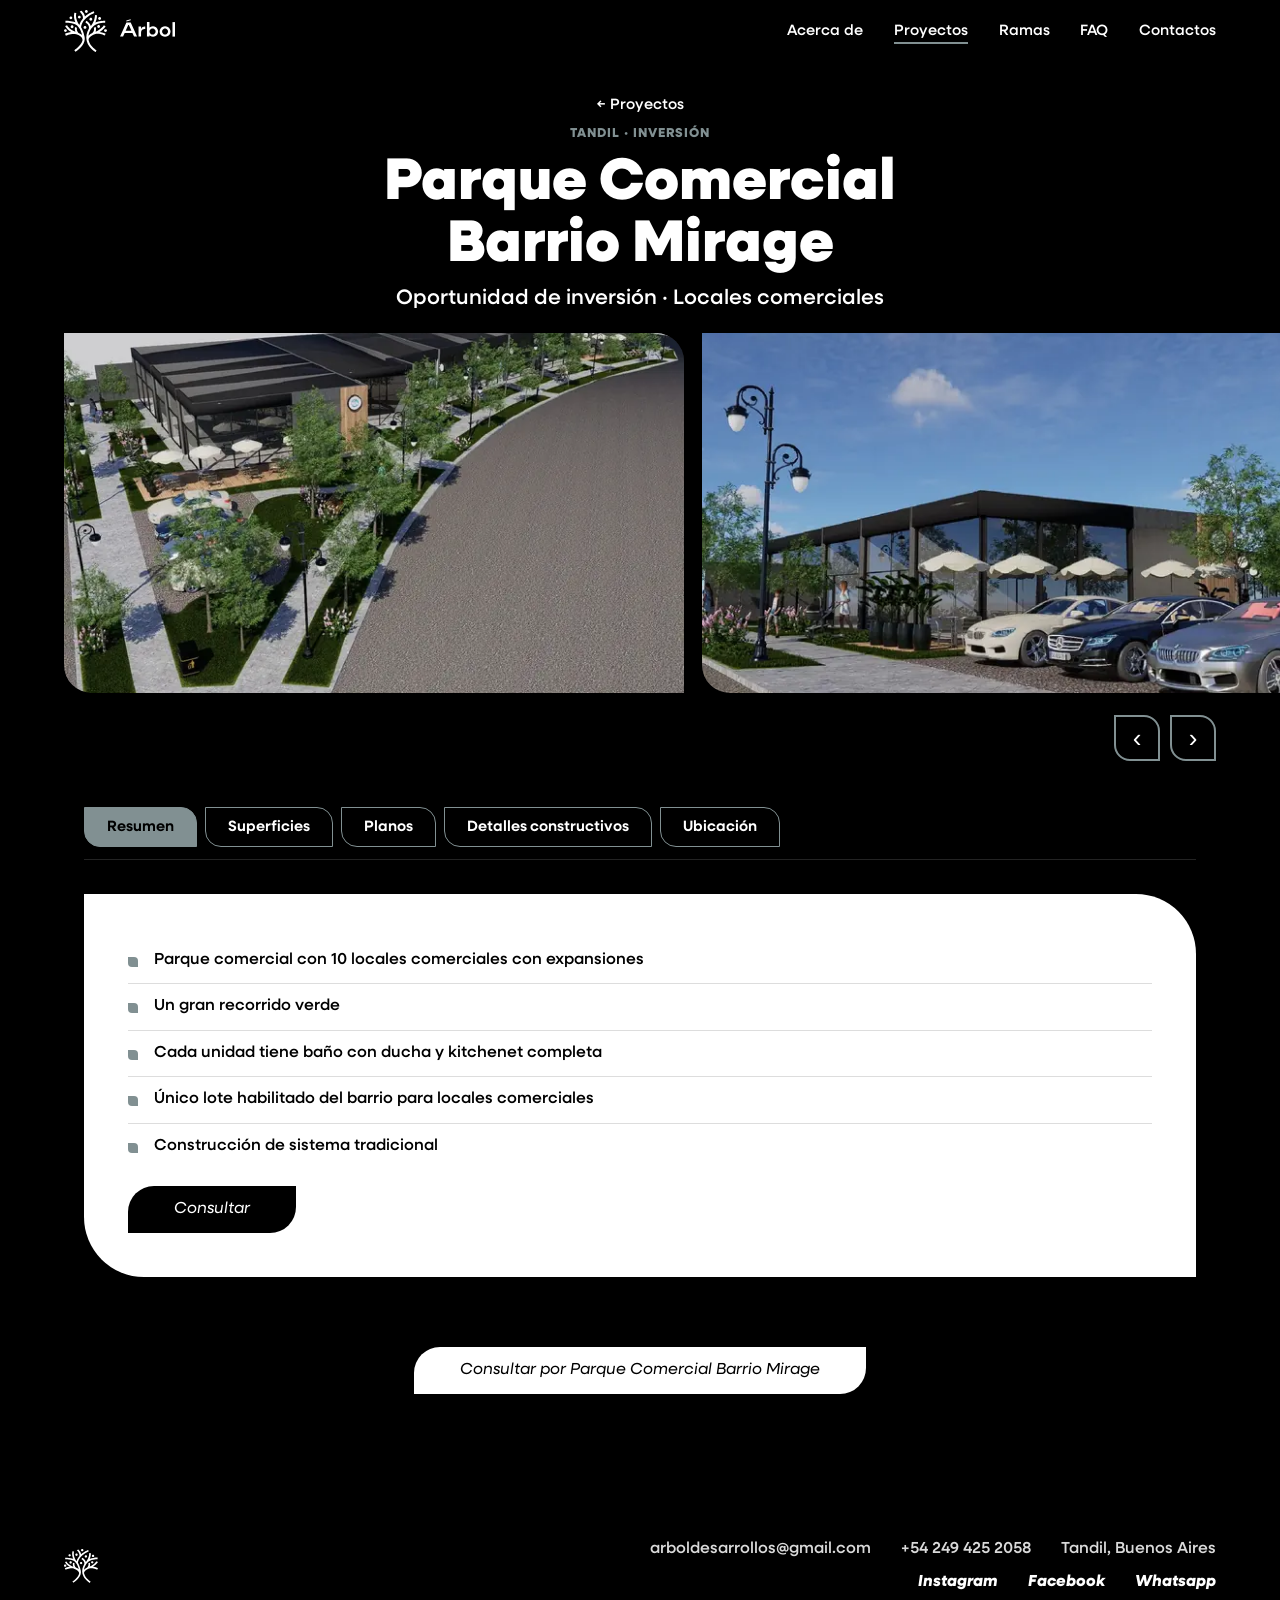
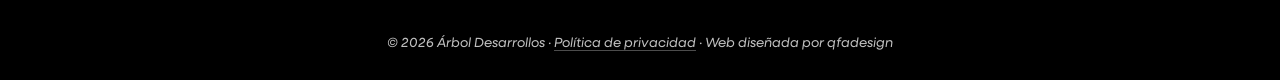
<file: proyectos/parque-comercial-barrio-mirage/index.html>
<!DOCTYPE html>
<html lang="es-AR"><head><meta charset="utf-8">
<!-- Google tag (gtag.js) -->
<script async src="https://www.googletagmanager.com/gtag/js?id=G-BPRK6N3W0X"></script>
<script>
  window.dataLayer = window.dataLayer || [];
  function gtag(){dataLayer.push(arguments);}
  gtag('js', new Date());

  gtag('config', 'G-BPRK6N3W0X');
</script>
<script>document.documentElement.classList.add("js")</script>
<meta name="viewport" content="width=device-width, initial-scale=1, viewport-fit=cover">
<title>Parque Comercial Barrio Mirage | Locales en Tandil</title>
<meta name="description" content="Parque Comercial Barrio Mirage: 10 locales con expansiones, baño con ducha, kitchenet y un gran recorrido verde. Cardiel y Carlos Díaz, Tandil.">
<link rel="canonical" href="https://arboldesarrollos.com/proyectos/parque-comercial-barrio-mirage/">
<link rel="alternate" hreflang="es-AR" href="https://arboldesarrollos.com/proyectos/parque-comercial-barrio-mirage/">
<meta name="robots" content="index, follow, max-image-preview:large, max-snippet:-1">
<meta name="theme-color" content="#000000"><meta name="author" content="Árbol Desarrollos">
<meta name="geo.region" content="AR-B"><meta name="geo.placename" content="Tandil">
<meta property="og:type" content="website"><meta property="og:url" content="https://arboldesarrollos.com/proyectos/parque-comercial-barrio-mirage/"><meta property="og:site_name" content="Árbol Desarrollos"><meta property="og:locale" content="es_AR"><meta property="og:title" content="Parque Comercial Barrio Mirage | Locales en Tandil"><meta property="og:description" content="Parque Comercial Barrio Mirage: 10 locales con expansiones, baño con ducha, kitchenet y un gran recorrido verde. Cardiel y Carlos Díaz, Tandil."><meta property="og:image" content="https://arboldesarrollos.com/og-parque-mirage.jpg"><meta property="og:image:type" content="image/jpeg"><meta property="og:image:width" content="1200"><meta property="og:image:height" content="630"><meta property="og:image:alt" content="Parque Comercial Barrio Mirage, vista aérea">
<meta name="twitter:card" content="summary_large_image"><meta name="twitter:title" content="Parque Comercial Barrio Mirage | Locales en Tandil"><meta name="twitter:description" content="Parque Comercial Barrio Mirage: 10 locales con expansiones, baño con ducha, kitchenet y un gran recorrido verde. Cardiel y Carlos Díaz, Tandil."><meta name="twitter:image" content="https://arboldesarrollos.com/og-parque-mirage.jpg"><meta name="twitter:image:alt" content="Parque Comercial Barrio Mirage, vista aérea">
<link rel="icon" href="/favicon.ico" sizes="48x48"><link rel="icon" type="image/png" sizes="48x48" href="/favicon-48x48.png"><link rel="icon" type="image/png" sizes="96x96" href="/favicon-96x96.png"><link rel="icon" type="image/svg+xml" href="/favicon.svg" sizes="any"><link rel="apple-touch-icon" href="/apple-touch-icon.png"><link rel="manifest" href="/site.webmanifest">
<link rel="preload" as="font" type="font/woff2" href="/fonts/neulis-400-500.woff2" crossorigin>
<link rel="preload" as="font" type="font/woff2" href="/fonts/neulis-900.woff2" crossorigin>
<link rel="preload" as="image" type="image/webp" href="/img/mirage-aerea-1341.webp" imagesrcset="/img/mirage-aerea-640.webp 640w, /img/mirage-aerea-1040.webp 1040w, /img/mirage-aerea-1341.webp 1341w" imagesizes="(max-width:640px) 86vw, 620px" fetchpriority="high">
<link rel="stylesheet" href="/css/style.css?v=20261115">
<script type="application/ld+json">{"@context":"https://schema.org","@graph":[{"@type":["Organization","RealEstateAgent"],"@id":"https://arboldesarrollos.com/#organizacion","name":"Árbol Desarrollos","alternateName":"Árbol Desarrollos Inmobiliarios","description":"Árbol es una desarrolladora inmobiliaria de Tandil. Proyectos de vivienda (Árbol Origen) e inversión (Árbol Horizonte) con planificación y mirada a largo plazo.","url":"https://arboldesarrollos.com/","logo":{"@type":"ImageObject","url":"https://arboldesarrollos.com/icon-512.png","width":512,"height":512},"image":"https://arboldesarrollos.com/og-image.jpg","email":"arboldesarrollos@gmail.com","telephone":"+542494252058","address":{"@type":"PostalAddress","addressLocality":"Tandil","addressRegion":"Buenos Aires","addressCountry":"AR"},"areaServed":{"@type":"City","name":"Tandil","geo":{"@type":"GeoCoordinates","latitude":-37.3217,"longitude":-59.1332}},"sameAs":["https://www.instagram.com/arbol.desarrollos/","https://www.facebook.com/profile.php?id=61587335765953"],"contactPoint":{"@type":"ContactPoint","contactType":"customer service","email":"arboldesarrollos@gmail.com","telephone":"+542494252058","availableLanguage":"es"}},{"@type":"WebSite","@id":"https://arboldesarrollos.com/#sitio","url":"https://arboldesarrollos.com/","name":"Árbol Desarrollos","inLanguage":"es-AR","publisher":{"@id":"https://arboldesarrollos.com/#organizacion"}},{"@type":"WebPage","@id":"https://arboldesarrollos.com/proyectos/parque-comercial-barrio-mirage/#webpage","url":"https://arboldesarrollos.com/proyectos/parque-comercial-barrio-mirage/","name":"Parque Comercial Barrio Mirage | Locales en Tandil","description":"Parque Comercial Barrio Mirage: 10 locales con expansiones, baño con ducha, kitchenet y un gran recorrido verde. Cardiel y Carlos Díaz, Tandil.","inLanguage":"es-AR","isPartOf":{"@id":"https://arboldesarrollos.com/#sitio"},"about":{"@id":"https://arboldesarrollos.com/#organizacion"},"primaryImageOfPage":{"@type":"ImageObject","url":"https://arboldesarrollos.com/og-parque-mirage.jpg"},"breadcrumb":{"@id":"https://arboldesarrollos.com/proyectos/parque-comercial-barrio-mirage/#breadcrumb"},"mainEntity":{"@id":"https://arboldesarrollos.com/proyectos/parque-comercial-barrio-mirage/#proyecto"}},{"@type":"BreadcrumbList","@id":"https://arboldesarrollos.com/proyectos/parque-comercial-barrio-mirage/#breadcrumb","itemListElement":[{"@type":"ListItem","position":1,"name":"Inicio","item":"https://arboldesarrollos.com/"},{"@type":"ListItem","position":2,"name":"Proyectos","item":"https://arboldesarrollos.com/proyectos/"},{"@type":"ListItem","position":3,"name":"Parque Comercial Barrio Mirage","item":"https://arboldesarrollos.com/proyectos/parque-comercial-barrio-mirage/"}]},{"@type":"Place","@id":"https://arboldesarrollos.com/proyectos/parque-comercial-barrio-mirage/#proyecto","name":"Parque Comercial Barrio Mirage","description":"Parque comercial de inversión con 10 locales comerciales con expansiones, baño con ducha y kitchenet completa, y un gran recorrido verde en Barrio Mirage, Tandil.","address":{"@type":"PostalAddress","streetAddress":"Cardiel y Carlos Díaz","addressLocality":"Tandil","addressRegion":"Buenos Aires","addressCountry":"AR"},"url":"https://arboldesarrollos.com/proyectos/parque-comercial-barrio-mirage/","image":["https://arboldesarrollos.com/img/mirage-aerea-1341.webp","https://arboldesarrollos.com/img/mirage-frente-1436.webp","https://arboldesarrollos.com/img/mirage-paseo-1298.webp"],"hasMap":"https://maps.app.goo.gl/FFZTgxcpyRcdctPa7"}]}</script>
</head>
<body class="hz">
<a class="skip" href="#contenido">Saltar al contenido</a>
<header><nav aria-label="Principal"><a class="logo" href="/" aria-label="Árbol Desarrollos, ir al inicio"><img src="/img/logo-nav.svg" alt="Árbol Desarrollos" width="111" height="42"></a><button id="bg" type="button" aria-label="Abrir menú" aria-expanded="false" aria-controls="mn">☰</button><ul id="mn"><li><a href="/acerca-de/">Acerca de</a></li><li><a href="/proyectos/" class="on" aria-current="page">Proyectos</a></li><li><a href="/ramas/">Ramas</a></li><li><a href="/preguntas-frecuentes/">FAQ</a></li><li><a href="/contacto/">Contactos</a></li></ul></nav></header>
<main id="contenido">
<section class="page">
<div class="head pj"><a class="back" href="/proyectos/">← Proyectos</a><span class="tag">Tandil · Inversión</span><h1 class="long">Parque Comercial<br>Barrio Mirage</h1><p>Oportunidad de inversión · Locales comerciales</p></div>
<div class="hs"><img src="/img/mirage-aerea-1341.webp" srcset="/img/mirage-aerea-640.webp 640w, /img/mirage-aerea-1040.webp 1040w, /img/mirage-aerea-1341.webp 1341w" sizes="(max-width:640px) 86vw, 620px" alt="Vista aérea del Parque Comercial Barrio Mirage con sus locales y el recorrido verde" width="1341" height="902" fetchpriority="high"><img src="/img/mirage-frente-1436.webp" srcset="/img/mirage-frente-640.webp 640w, /img/mirage-frente-1040.webp 1040w, /img/mirage-frente-1436.webp 1436w" sizes="(max-width:640px) 86vw, 620px" alt="Frente de los locales con vidrieras, sombrillas y estacionamiento" width="1436" height="966" loading="lazy" decoding="async"><img src="/img/mirage-paseo-1298.webp" srcset="/img/mirage-paseo-640.webp 640w, /img/mirage-paseo-1040.webp 1040w, /img/mirage-paseo-1298.webp 1298w" sizes="(max-width:640px) 86vw, 620px" alt="Paseo peatonal con bancos y arbustos florecidos frente a los locales" width="1298" height="874" loading="lazy" decoding="async"><img src="/img/mirage-paseo-farolas-779.webp" srcset="/img/mirage-paseo-farolas-640.webp 640w, /img/mirage-paseo-farolas-779.webp 779w" sizes="(max-width:640px) 86vw, 620px" alt="Recorrido verde con farolas y árboles a lo largo de los locales" width="779" height="525" loading="lazy" decoding="async"><img src="/img/mirage-calle-1212.webp" srcset="/img/mirage-calle-640.webp 640w, /img/mirage-calle-1040.webp 1040w, /img/mirage-calle-1212.webp 1212w" sizes="(max-width:640px) 86vw, 620px" alt="Fachada del parque comercial vista desde la calle" width="1212" height="820" loading="lazy" decoding="async"><img src="/img/mirage-interior-local-1152.webp" srcset="/img/mirage-interior-local-640.webp 640w, /img/mirage-interior-local-1040.webp 1040w, /img/mirage-interior-local-1152.webp 1152w" sizes="(max-width:640px) 86vw, 620px" alt="Interior de un local con gran ventanal y kitchenet" width="1152" height="775" loading="lazy" decoding="async"><img src="/img/mirage-bano-kitchenet-779.webp" srcset="/img/mirage-bano-kitchenet-640.webp 640w, /img/mirage-bano-kitchenet-779.webp 779w" sizes="(max-width:640px) 86vw, 620px" alt="Kitchenet y baño completo con ducha de un local" width="779" height="649" loading="lazy" decoding="async"></div>
<div class="hsn"><button type="button" aria-label="Anterior">‹</button><button type="button" aria-label="Siguiente">›</button></div>
<div class="sec"><div class="tp" id="resumen" data-t="Resumen"><div class="pro one"><div><ul class="feat"><li>Parque comercial con 10 locales comerciales con expansiones</li><li>Un gran recorrido verde</li><li>Cada unidad tiene baño con ducha y kitchenet completa</li><li>Único lote habilitado del barrio para locales comerciales</li><li>Construcción de sistema tradicional</li></ul><a class="btn dk" href="/contacto/">Consultar</a></div></div></div>

<div class="tp" id="superficies" data-t="Superficies"><div class="blk"><h2>Superficies</h2><div class="grid3">
<div class="sc"><h3>Locales</h3><p class="big">10 locales</p><p style="margin-top:10px;font-weight:500">desde 34 m² hasta 92,75 m²</p></div>
<div class="sc"><h3>Locales 1 a 4</h3><div class="row"><span class="n">1</span><span>34 m²</span></div><div class="row"><span class="n">2</span><span>43 m²</span></div><div class="row"><span class="n">3</span><span>46 m²</span></div><div class="row"><span class="n">4</span><span>53,50 m²</span></div></div>
<div class="sc"><h3>Locales 5 y 6</h3><div class="row"><span class="n">5</span><span>50 m²<small>Patio de 15 m²</small></span></div><div class="row"><span class="n">6</span><span>60 m²<small>Patio de 18,90 m²</small></span></div></div>
<div class="sc"><h3>Locales 7 a 10</h3><div class="row"><span class="n">7</span><span>45,90 m²</span></div><div class="row"><span class="n">8</span><span>45 m²</span></div><div class="row"><span class="n">9</span><span>45 m²</span></div><div class="row"><span class="n">10</span><span>92,75 m²<small>Patio de 23 m²</small></span></div></div>
</div></div></div>

<div class="tp" id="planos" data-t="Planos"><div class="blk"><h2>Planos</h2><div class="planos">
<figure><a href="/img/plano-mirage-locales-1-4-1800.webp" target="_blank" rel="noopener" title="Ver plano ampliado"><img src="/img/plano-mirage-locales-1-4-1800.webp" srcset="/img/plano-mirage-locales-1-4-640.webp 640w, /img/plano-mirage-locales-1-4-1000.webp 1000w, /img/plano-mirage-locales-1-4-1600.webp 1600w, /img/plano-mirage-locales-1-4-1800.webp 1800w" sizes="(max-width:820px) 100vw, 400px" alt="Plano de los locales 1 a 4 del Parque Comercial Barrio Mirage con sus superficies" width="1800" height="1000" loading="lazy" decoding="async"></a><figcaption>Locales 1 a 4</figcaption></figure>
<figure><a href="/img/plano-mirage-locales-5-6-754.webp" target="_blank" rel="noopener" title="Ver plano ampliado"><img src="/img/plano-mirage-locales-5-6-754.webp" srcset="/img/plano-mirage-locales-5-6-640.webp 640w, /img/plano-mirage-locales-5-6-754.webp 754w" sizes="(max-width:820px) 100vw, 400px" alt="Plano de los locales 5 y 6 con sus patios" width="754" height="1082" loading="lazy" decoding="async"></a><figcaption>Locales 5 y 6</figcaption></figure>
<figure><a href="/img/plano-mirage-locales-7-10-1012.webp" target="_blank" rel="noopener" title="Ver plano ampliado"><img src="/img/plano-mirage-locales-7-10-1012.webp" srcset="/img/plano-mirage-locales-7-10-640.webp 640w, /img/plano-mirage-locales-7-10-1000.webp 1000w, /img/plano-mirage-locales-7-10-1012.webp 1012w" sizes="(max-width:820px) 100vw, 400px" alt="Plano de los locales 7 a 10 con el patio del local 10" width="1012" height="1241" loading="lazy" decoding="async"></a><figcaption>Locales 7 a 10</figcaption></figure>
</div></div>

<div class="blk"><h2>Implantación</h2><div class="planos uno">
<figure><a href="/img/plano-mirage-implantacion-1200.webp" target="_blank" rel="noopener" title="Ver plano ampliado"><img src="/img/plano-mirage-implantacion-1200.webp" srcset="/img/plano-mirage-implantacion-640.webp 640w, /img/plano-mirage-implantacion-1000.webp 1000w, /img/plano-mirage-implantacion-1200.webp 1200w" sizes="(max-width:820px) 100vw, 520px" alt="Implantación general del parque comercial con los 10 locales, el recorrido verde y el estacionamiento" width="1200" height="1812" loading="lazy" decoding="async"></a><figcaption>Implantación general</figcaption></figure>
</div></div></div>

<div class="tp" id="detalles" data-t="Detalles constructivos"><div class="blk"><h2>Detalles constructivos</h2><p style="font-weight:500;opacity:.8;margin:-8px 0 22px">Construcción sistema tradicional</p><div class="grid3">
<div class="sc"><h3>Estructura y terminaciones</h3><ul class="feat"><li>Mampostería de ladrillo hueco</li><li>Techo de chapa con canaleta embutida</li><li>Revoque grueso y fino interior</li><li>Revoque grueso hidrófugo y fino exterior</li><li>Cielorraso de durlock</li><li>Pintura interior</li><li>Revestimiento texturado exterior</li></ul></div>
<div class="sc"><h3>Instalaciones</h3><ul class="feat"><li>Instalaciones completas: agua, gas, cloacas, pluviales y electricidad</li><li>Bocas previstas para la colocación de split frío/calor</li><li>Previsión para la instalación de alarma</li></ul></div>
<div class="sc"><h3>Baño y kitchenet</h3><ul class="feat"><li>Baño completo: inodoro Roca Mónaco o Ferrum Bari, vanitory moderno, receptáculo de ducha y griferías Aqualaf</li><li>Kitchenet: bajo mesada y alacena en melamina blanca, mesada gris mara, bacha simple de acero inoxidable Mi Pileta, grifería monocomando y termotanque</li></ul></div>
<div class="sc"><h3>Pisos y aberturas</h3><ul class="feat"><li>Pisos y revestimientos porcelanatos de 1ª calidad</li><li>Puertas placa</li><li>Puerta de acceso al patio de chapa inyectada (en el local que corresponda)</li><li>Vidriera y puerta con marco y parantes de PVC negro y vidrio laminado de seguridad</li></ul></div>
</div></div></div>

<div class="tp" id="ubicacion" data-t="Ubicación"><div class="blk"><h2>Ubicación</h2><div class="ubi">
<figure><img src="/img/mirage-mapa-1271.webp" srcset="/img/mirage-mapa-640.webp 640w, /img/mirage-mapa-1040.webp 1040w, /img/mirage-mapa-1271.webp 1271w" sizes="(max-width:820px) 100vw, 740px" alt="Mapa de ubicación del Parque Comercial en Barrio Mirage, Tandil" width="1271" height="868" loading="lazy" decoding="async"></figure>
<div class="sc"><h3>Calle Cardiel y Carlos Díaz</h3><p>Barrio Mirage, Tandil.</p><p>El parque comercial está ubicado en Barrio Parque Mirage, un barrio residencial de la ciudad de Tandil. El lote en el que está emplazado este centro es el único habilitado en el barrio para locales comerciales.</p><p>Tandil es conocida por sus hermosos paisajes y su ambiente tranquilo. El barrio ofrece una variedad de comodidades, como parques, áreas de juegos y espacios verdes para que los residentes disfruten.</p><a class="btn" href="https://maps.app.goo.gl/FFZTgxcpyRcdctPa7" target="_blank" rel="noopener">Ver en Google Maps</a><img src="/img/mirage-avion-743.webp" srcset="/img/mirage-avion-640.webp 640w, /img/mirage-avion-743.webp 743w" sizes="(max-width:820px) 100vw, 400px" alt="Avión Mirage exhibido en un espacio verde del barrio" width="743" height="740" loading="lazy" decoding="async"></div>
</div></div></div>

<div class="blk" style="text-align:center"><a class="btn" href="/contacto/">Consultar por Parque Comercial Barrio Mirage</a></div></div>
</section>
</main>
<footer><a class="flogo" href="/" aria-label="Ir al inicio"><img class="ft" src="/img/logo-isotipo.svg" alt="Árbol Desarrollos" width="35" height="34"></a><div><ul class="fn"><li><a href="mailto:arboldesarrollos@gmail.com">arboldesarrollos@gmail.com</a></li><li><a href="tel:+542494252058">+54 249 425 2058</a></li><li>Tandil, Buenos Aires</li></ul><ul class="s"><li><a href="https://www.instagram.com/arbol.desarrollos/" target="_blank" rel="noopener">Instagram</a></li><li><a href="https://www.facebook.com/profile.php?id=61587335765953" target="_blank" rel="noopener">Facebook</a></li><li><a href="https://wa.me/542494252058" target="_blank" rel="noopener">Whatsapp</a></li></ul></div><small>© 2026 Árbol Desarrollos · <a href="/politica-de-privacidad/">Política de privacidad</a> · Web diseñada por qfadesign</small></footer>
<script src="/js/main.js?v=20261115" defer></script>
</body></html>
</file>
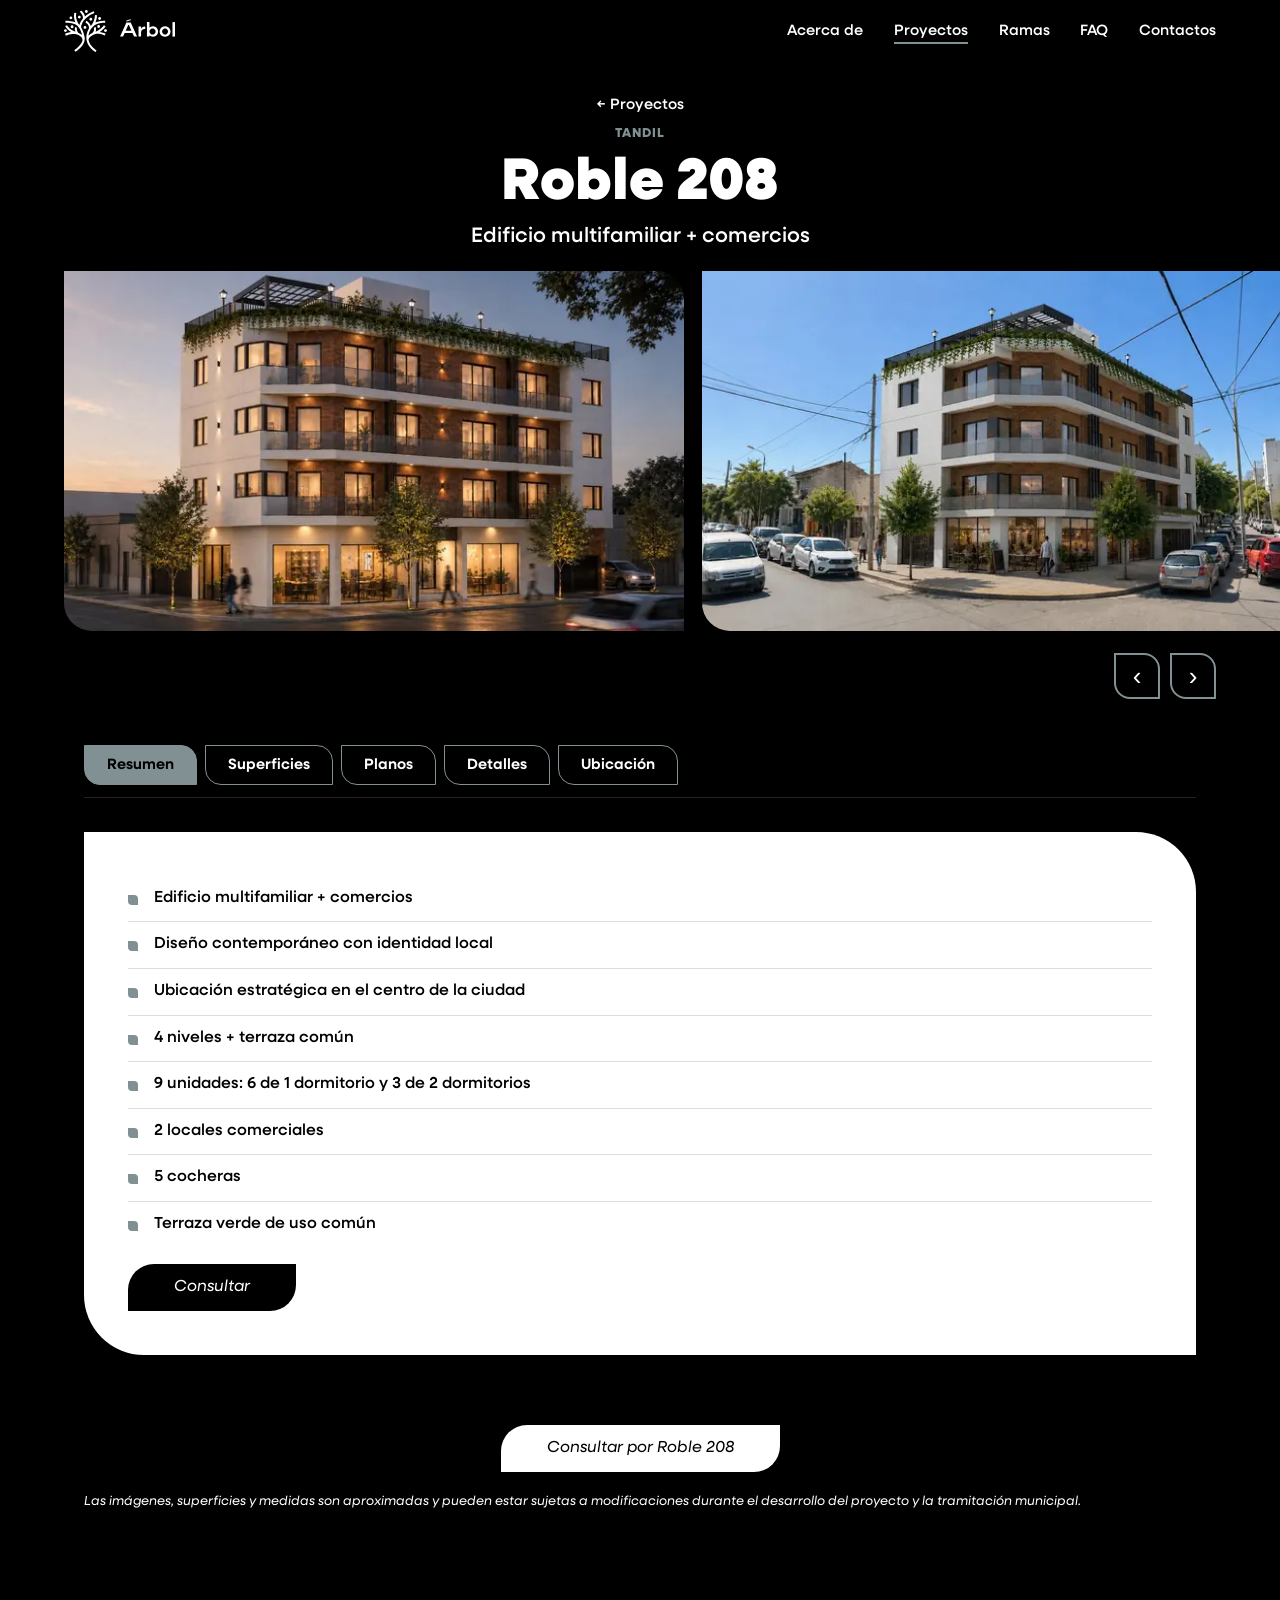
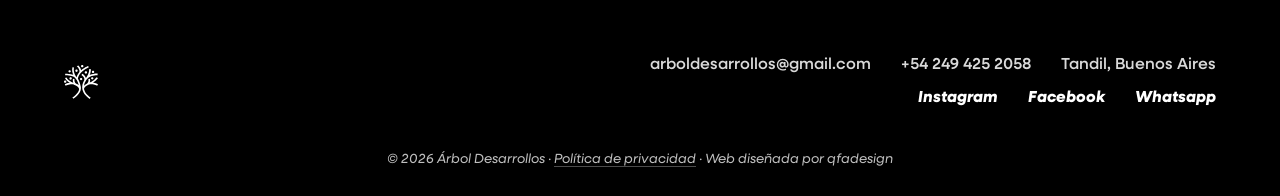
<file: proyectos/roble-208/index.html>
<!DOCTYPE html>
<html lang="es-AR"><head><meta charset="utf-8">
<!-- Google tag (gtag.js) -->
<script async src="https://www.googletagmanager.com/gtag/js?id=G-BPRK6N3W0X"></script>
<script>
  window.dataLayer = window.dataLayer || [];
  function gtag(){dataLayer.push(arguments);}
  gtag('js', new Date());

  gtag('config', 'G-BPRK6N3W0X');
</script>
<script>document.documentElement.classList.add("js")</script>
<meta name="viewport" content="width=device-width, initial-scale=1, viewport-fit=cover">
<title>Roble 208 | Edificio multifamiliar y comercios en Tandil</title>
<meta name="description" content="Roble 208: edificio multifamiliar con comercios en el centro de Tandil. 9 unidades de 1 y 2 dormitorios, 2 locales, 5 cocheras y 170 m² de terraza verde común.">
<link rel="canonical" href="https://arboldesarrollos.com/proyectos/roble-208/">
<link rel="alternate" hreflang="es-AR" href="https://arboldesarrollos.com/proyectos/roble-208/">
<meta name="robots" content="index, follow, max-image-preview:large, max-snippet:-1">
<meta name="theme-color" content="#000000"><meta name="author" content="Árbol Desarrollos">
<meta name="geo.region" content="AR-B"><meta name="geo.placename" content="Tandil">
<meta property="og:type" content="website"><meta property="og:url" content="https://arboldesarrollos.com/proyectos/roble-208/"><meta property="og:site_name" content="Árbol Desarrollos"><meta property="og:locale" content="es_AR"><meta property="og:title" content="Roble 208 | Edificio multifamiliar y comercios en Tandil"><meta property="og:description" content="Roble 208: edificio multifamiliar con comercios en el centro de Tandil. 9 unidades de 1 y 2 dormitorios, 2 locales, 5 cocheras y 170 m² de terraza verde común."><meta property="og:image" content="https://arboldesarrollos.com/og-roble-208.jpg"><meta property="og:image:type" content="image/jpeg"><meta property="og:image:width" content="1200"><meta property="og:image:height" content="630"><meta property="og:image:alt" content="Roble 208, edificio multifamiliar con comercios en Tandil">
<meta name="twitter:card" content="summary_large_image"><meta name="twitter:title" content="Roble 208 | Edificio multifamiliar y comercios en Tandil"><meta name="twitter:description" content="Roble 208: edificio multifamiliar con comercios en el centro de Tandil. 9 unidades de 1 y 2 dormitorios, 2 locales, 5 cocheras y 170 m² de terraza verde común."><meta name="twitter:image" content="https://arboldesarrollos.com/og-roble-208.jpg"><meta name="twitter:image:alt" content="Roble 208, edificio multifamiliar con comercios en Tandil">
<link rel="icon" href="/favicon.ico" sizes="48x48"><link rel="icon" type="image/png" sizes="48x48" href="/favicon-48x48.png"><link rel="icon" type="image/png" sizes="96x96" href="/favicon-96x96.png"><link rel="icon" type="image/svg+xml" href="/favicon.svg" sizes="any"><link rel="apple-touch-icon" href="/apple-touch-icon.png"><link rel="manifest" href="/site.webmanifest">
<link rel="preload" as="font" type="font/woff2" href="/fonts/neulis-400-500.woff2" crossorigin>
<link rel="preload" as="font" type="font/woff2" href="/fonts/neulis-900.woff2" crossorigin>
<link rel="preload" as="image" type="image/webp" href="/img/roble-208-esquina-1491.webp" imagesrcset="/img/roble-208-esquina-640.webp 640w, /img/roble-208-esquina-1040.webp 1040w, /img/roble-208-esquina-1491.webp 1491w" imagesizes="(max-width:640px) 86vw, 620px" fetchpriority="high">
<link rel="stylesheet" href="/css/style.css?v=20261115">
<script type="application/ld+json">{"@context":"https://schema.org","@graph":[{"@type":["Organization","RealEstateAgent"],"@id":"https://arboldesarrollos.com/#organizacion","name":"Árbol Desarrollos","alternateName":"Árbol Desarrollos Inmobiliarios","description":"Árbol es una desarrolladora inmobiliaria de Tandil. Proyectos de vivienda (Árbol Origen) e inversión (Árbol Horizonte) con planificación y mirada a largo plazo.","url":"https://arboldesarrollos.com/","logo":{"@type":"ImageObject","url":"https://arboldesarrollos.com/icon-512.png","width":512,"height":512},"image":"https://arboldesarrollos.com/og-image.jpg","email":"arboldesarrollos@gmail.com","telephone":"+542494252058","address":{"@type":"PostalAddress","addressLocality":"Tandil","addressRegion":"Buenos Aires","addressCountry":"AR"},"areaServed":{"@type":"City","name":"Tandil","geo":{"@type":"GeoCoordinates","latitude":-37.3217,"longitude":-59.1332}},"sameAs":["https://www.instagram.com/arbol.desarrollos/","https://www.facebook.com/profile.php?id=61587335765953"],"contactPoint":{"@type":"ContactPoint","contactType":"customer service","email":"arboldesarrollos@gmail.com","telephone":"+542494252058","availableLanguage":"es"}},{"@type":"WebSite","@id":"https://arboldesarrollos.com/#sitio","url":"https://arboldesarrollos.com/","name":"Árbol Desarrollos","inLanguage":"es-AR","publisher":{"@id":"https://arboldesarrollos.com/#organizacion"}},{"@type":"WebPage","@id":"https://arboldesarrollos.com/proyectos/roble-208/#webpage","url":"https://arboldesarrollos.com/proyectos/roble-208/","name":"Roble 208 | Edificio multifamiliar y comercios en Tandil","description":"Roble 208: edificio multifamiliar con comercios en el centro de Tandil. 9 unidades de 1 y 2 dormitorios, 2 locales, 5 cocheras y 170 m² de terraza verde común.","inLanguage":"es-AR","isPartOf":{"@id":"https://arboldesarrollos.com/#sitio"},"about":{"@id":"https://arboldesarrollos.com/#organizacion"},"primaryImageOfPage":{"@type":"ImageObject","url":"https://arboldesarrollos.com/og-roble-208.jpg"},"breadcrumb":{"@id":"https://arboldesarrollos.com/proyectos/roble-208/#breadcrumb"},"mainEntity":{"@id":"https://arboldesarrollos.com/proyectos/roble-208/#proyecto"}},{"@type":"BreadcrumbList","@id":"https://arboldesarrollos.com/proyectos/roble-208/#breadcrumb","itemListElement":[{"@type":"ListItem","position":1,"name":"Inicio","item":"https://arboldesarrollos.com/"},{"@type":"ListItem","position":2,"name":"Proyectos","item":"https://arboldesarrollos.com/proyectos/"},{"@type":"ListItem","position":3,"name":"Roble 208","item":"https://arboldesarrollos.com/proyectos/roble-208/"}]},{"@type":"ApartmentComplex","@id":"https://arboldesarrollos.com/proyectos/roble-208/#proyecto","name":"Roble 208","description":"Edificio multifamiliar con comercios en el centro de Tandil: 4 niveles más terraza común de 170 m², 9 unidades (6 de 1 dormitorio y 3 de 2 dormitorios), 2 locales comerciales, 5 cocheras y terraza verde de uso común.","numberOfAccommodationUnits":9,"address":{"@type":"PostalAddress","addressLocality":"Tandil","addressRegion":"Buenos Aires","addressCountry":"AR"},"url":"https://arboldesarrollos.com/proyectos/roble-208/","image":["https://arboldesarrollos.com/img/roble-208-esquina-1491.webp","https://arboldesarrollos.com/img/roble-208-frente-1600.webp","https://arboldesarrollos.com/img/roble-208-terraza-aerea-1600.webp"],"amenityFeature":[{"@type":"LocationFeatureSpecification","name":"Terraza verde de uso común","value":true},{"@type":"LocationFeatureSpecification","name":"Cocheras","value":true},{"@type":"LocationFeatureSpecification","name":"Locales comerciales","value":true},{"@type":"LocationFeatureSpecification","name":"Balcón corrido","value":true},{"@type":"LocationFeatureSpecification","name":"Ventilación natural en todos los ambientes","value":true}],"provider":{"@id":"https://arboldesarrollos.com/#organizacion"}}]}</script>
</head>
<body class="hz">
<a class="skip" href="#contenido">Saltar al contenido</a>
<header><nav aria-label="Principal"><a class="logo" href="/" aria-label="Árbol Desarrollos, ir al inicio"><img src="/img/logo-nav.svg" alt="Árbol Desarrollos" width="111" height="42"></a><button id="bg" type="button" aria-label="Abrir menú" aria-expanded="false" aria-controls="mn">☰</button><ul id="mn"><li><a href="/acerca-de/">Acerca de</a></li><li><a href="/proyectos/" class="on" aria-current="page">Proyectos</a></li><li><a href="/ramas/">Ramas</a></li><li><a href="/preguntas-frecuentes/">FAQ</a></li><li><a href="/contacto/">Contactos</a></li></ul></nav></header>
<main id="contenido">
<section class="page">
<div class="head pj"><a class="back" href="/proyectos/">← Proyectos</a><span class="tag">Tandil</span><h1>Roble 208</h1><p>Edificio multifamiliar + comercios</p></div>
<div class="hs" id="hs"><img src="/img/roble-208-esquina-1491.webp" srcset="/img/roble-208-esquina-640.webp 640w, /img/roble-208-esquina-1040.webp 1040w, /img/roble-208-esquina-1491.webp 1491w" sizes="(max-width:640px) 86vw, 620px" alt="Roble 208, vista de esquina al atardecer" width="1491" height="1055" fetchpriority="high"><img src="/img/roble-208-esquina-dia-1600.webp" srcset="/img/roble-208-esquina-dia-640.webp 640w, /img/roble-208-esquina-dia-1040.webp 1040w, /img/roble-208-esquina-dia-1600.webp 1600w" sizes="(max-width:640px) 86vw, 620px" alt="Roble 208 de día, vista desde la esquina" width="1600" height="887" loading="lazy" decoding="async"><img src="/img/roble-208-frente-1600.webp" srcset="/img/roble-208-frente-640.webp 640w, /img/roble-208-frente-1040.webp 1040w, /img/roble-208-frente-1600.webp 1600w" sizes="(max-width:640px) 86vw, 620px" alt="Frente de Roble 208 con locales comerciales en planta baja" width="1600" height="977" loading="lazy" decoding="async"><img src="/img/roble-208-calle-1600.webp" srcset="/img/roble-208-calle-640.webp 640w, /img/roble-208-calle-1040.webp 1040w, /img/roble-208-calle-1600.webp 1600w" sizes="(max-width:640px) 86vw, 620px" alt="Roble 208 visto desde la calle de noche" width="1600" height="777" loading="lazy" decoding="async"><img src="/img/roble-208-lateral-1600.webp" srcset="/img/roble-208-lateral-640.webp 640w, /img/roble-208-lateral-1040.webp 1040w, /img/roble-208-lateral-1600.webp 1600w" sizes="(max-width:640px) 86vw, 620px" alt="Vista lateral de Roble 208" width="1600" height="975" loading="lazy" decoding="async"><img src="/img/roble-208-terraza-aerea-1600.webp" srcset="/img/roble-208-terraza-aerea-640.webp 640w, /img/roble-208-terraza-aerea-1040.webp 1040w, /img/roble-208-terraza-aerea-1600.webp 1600w" sizes="(max-width:640px) 86vw, 620px" alt="Vista aérea de la terraza verde de uso común" width="1600" height="981" loading="lazy" decoding="async"><img src="/img/roble-208-terraza-pergola-1600.webp" srcset="/img/roble-208-terraza-pergola-640.webp 640w, /img/roble-208-terraza-pergola-1040.webp 1040w, /img/roble-208-terraza-pergola-1600.webp 1600w" sizes="(max-width:640px) 86vw, 620px" alt="Terraza de Roble 208 con pérgola y espacio de comedor" width="1600" height="977" loading="lazy" decoding="async"><img src="/img/roble-208-terraza-deck-1600.webp" srcset="/img/roble-208-terraza-deck-640.webp 640w, /img/roble-208-terraza-deck-1040.webp 1040w, /img/roble-208-terraza-deck-1600.webp 1600w" sizes="(max-width:640px) 86vw, 620px" alt="Terraza de Roble 208 con deck y mobiliario urbano" width="1600" height="981" loading="lazy" decoding="async"><img src="/img/roble-208-terraza-fogon-1600.webp" srcset="/img/roble-208-terraza-fogon-640.webp 640w, /img/roble-208-terraza-fogon-1040.webp 1040w, /img/roble-208-terraza-fogon-1600.webp 1600w" sizes="(max-width:640px) 86vw, 620px" alt="Terraza de Roble 208 con fogonero y vista a las sierras" width="1600" height="977" loading="lazy" decoding="async"></div>
<div class="hsn"><button type="button" aria-label="Anterior">‹</button><button type="button" aria-label="Siguiente">›</button></div>
<div class="sec"><div class="tp" id="resumen" data-t="Resumen"><div class="pro one"><div><ul class="feat">
<li>Edificio multifamiliar + comercios</li>
<li>Diseño contemporáneo con identidad local</li>
<li>Ubicación estratégica en el centro de la ciudad</li>
<li>4 niveles + terraza común</li>
<li>9 unidades: 6 de 1 dormitorio y 3 de 2 dormitorios</li>
<li>2 locales comerciales</li>
<li>5 cocheras</li>
<li>Terraza verde de uso común</li>
</ul><a class="btn dk" href="/contacto/">Consultar</a></div></div></div>

<div class="tp" id="superficies" data-t="Superficies"><div class="blk"><h2>Superficies</h2><div class="grid3">
<div class="sc"><h3>Locales comerciales</h3><div class="row"><span class="n">1</span><span>37 m² cubiertos</span></div><div class="row"><span class="n">2</span><span>32 m² cubiertos</span></div></div>
<div class="sc"><h3>Unidades de 1 dormitorio</h3><div class="row"><span class="n">3</span><span>50 m² cubiertos<small>6 m² semicubiertos</small><small>Una por piso (1° a 3°)</small></span></div><div class="row"><span class="n">4</span><span>39 m² cubiertos<small>9 m² semicubiertos</small><small>Una por piso (1° a 3°)</small></span></div></div>
<div class="sc"><h3>Unidad de 2 dormitorios</h3><div class="row"><span class="n">5</span><span>63 m² cubiertos<small>4 m² semicubiertos</small><small>Una por piso (1° a 3°)</small></span></div></div>
<div class="sc"><h3>Cocheras</h3><div class="row"><span class="n b">A</span><span>15 m² semicubiertos<small>1 cochera</small></span></div><div class="row"><span class="n b">B</span><span>12,50 m² descubiertos<small>4 cocheras</small></span></div></div>
<div class="sc"><h3>Terraza</h3><p class="big">170 m²</p><p style="margin-top:10px;font-weight:500">de terraza superior de uso común</p></div>
</div></div></div>

<div class="tp" id="planos" data-t="Planos"><div class="blk"><h2>Planos</h2><div class="planos">
<figure><a href="/img/plano-planta-baja-1984.webp" target="_blank" rel="noopener" title="Ver plano ampliado"><img src="/img/plano-planta-baja-1984.webp" srcset="/img/plano-planta-baja-640.webp 640w, /img/plano-planta-baja-1000.webp 1000w, /img/plano-planta-baja-1600.webp 1600w, /img/plano-planta-baja-1984.webp 1984w" sizes="(max-width:820px) 100vw, 400px" alt="Plano de planta baja de Roble 208: locales comerciales, hall de acceso y cocheras" width="1984" height="1558" loading="lazy" decoding="async"></a><figcaption>Planta baja</figcaption></figure>
<figure><a href="/img/plano-pisos-1-2-3-1903.webp" target="_blank" rel="noopener" title="Ver plano ampliado"><img src="/img/plano-pisos-1-2-3-1903.webp" srcset="/img/plano-pisos-1-2-3-640.webp 640w, /img/plano-pisos-1-2-3-1000.webp 1000w, /img/plano-pisos-1-2-3-1600.webp 1600w, /img/plano-pisos-1-2-3-1903.webp 1903w" sizes="(max-width:820px) 100vw, 400px" alt="Plano de los pisos 1, 2 y 3 de Roble 208 con unidades de 1 y 2 dormitorios" width="1903" height="1596" loading="lazy" decoding="async"></a><figcaption>1°, 2° y 3° piso</figcaption></figure>
<figure><a href="/img/plano-terraza-1911.webp" target="_blank" rel="noopener" title="Ver plano ampliado"><img src="/img/plano-terraza-1911.webp" srcset="/img/plano-terraza-640.webp 640w, /img/plano-terraza-1000.webp 1000w, /img/plano-terraza-1600.webp 1600w, /img/plano-terraza-1911.webp 1911w" sizes="(max-width:820px) 100vw, 400px" alt="Plano de la terraza verde de uso común de Roble 208" width="1911" height="1602" loading="lazy" decoding="async"></a><figcaption>Terraza</figcaption></figure>
</div></div></div>

<div class="tp" id="detalles" data-t="Detalles"><div class="blk"><h2>Lo que hace especial a Roble 208</h2><div class="grid3">
<div class="sc"><h3>Locales comerciales</h3><ul class="feat"><li>Grandes vidrieras y visualización directa desde la calle</li><li>Acceso peatonal independiente al edificio multifamiliar</li><li>Acceso vehicular a cocheras</li><li>Hall de acceso jerarquizado y visible desde el espacio público</li><li>Iluminación y transparencia que potencian la actividad comercial y urbana</li></ul></div>
<div class="sc"><h3>Unidades</h3><ul class="feat"><li>Unidades de 1 y 2 dormitorios con espacios amplios y funcionales</li><li>Ventilación natural en todos los ambientes</li><li>Balcón corrido que multiplica la luminosidad</li><li>Vistas panorámicas y gran amplitud visual</li></ul></div>
<div class="sc"><h3>Terraza</h3><ul class="feat"><li>Espacio de relax en las alturas</li><li>Vistas panorámicas únicas de toda la ciudad</li><li>Vista directa al castillo morisco, una postal exclusiva</li><li>Mobiliario urbano, listo para el esparcimiento</li><li>Elementos paisajísticos que invitan al disfrute al aire libre</li></ul></div>
</div></div>

<div class="blk"><h2>Materialidad</h2><div class="mat"><span><img src="/img/mat-ladrillo.jpg" alt="" width="44" height="44" loading="lazy" decoding="async">Ladrillo visto</span><span><img src="/img/mat-hormigon.jpg" alt="" width="44" height="44" loading="lazy" decoding="async">Hormigón</span><span><img src="/img/mat-hierro.jpg" alt="" width="44" height="44" loading="lazy" decoding="async">Hierro y vidrio</span><span><img src="/img/mat-vegetacion.jpg" alt="" width="44" height="44" loading="lazy" decoding="async">Vegetación</span><span><img src="/img/mat-mobiliario.jpg" alt="" width="44" height="44" loading="lazy" decoding="async">Mobiliario urbano</span></div></div></div>

<div class="tp" id="ubicacion" data-t="Ubicación"><div class="blk"><h2>Ubicación</h2><div class="ubi">
<figure><img src="/img/roble-mapa-1144.webp" srcset="/img/roble-mapa-640.webp 640w, /img/roble-mapa-1040.webp 1040w, /img/roble-mapa-1144.webp 1144w" sizes="(max-width:820px) 100vw, 740px" alt="Mapa de ubicación de Roble 208, Maipú y San Lorenzo, Tandil" width="1144" height="870" loading="lazy" decoding="async"></figure>
<div class="sc"><h3>Maipú y San Lorenzo</h3><p>Centro de Tandil, Buenos Aires.</p><p>Roble 208 se ubica en pleno centro de la ciudad, a pocas cuadras de la plaza principal, con comercios, gastronomía y servicios a pasos de distancia.</p><a class="btn" href="https://www.google.com/maps/search/?api=1&amp;query=-37.3321421,-59.1398793" target="_blank" rel="noopener">Ver en Google Maps</a></div>
</div></div></div>

<div class="blk" style="text-align:center"><a class="btn" href="/contacto/">Consultar por Roble 208</a></div>
<p class="note">Las imágenes, superficies y medidas son aproximadas y pueden estar sujetas a modificaciones durante el desarrollo del proyecto y la tramitación municipal.</p></div>
</section>
</main>
<footer><a class="flogo" href="/" aria-label="Ir al inicio"><img class="ft" src="/img/logo-isotipo.svg" alt="Árbol Desarrollos" width="35" height="34"></a><div><ul class="fn"><li><a href="mailto:arboldesarrollos@gmail.com">arboldesarrollos@gmail.com</a></li><li><a href="tel:+542494252058">+54 249 425 2058</a></li><li>Tandil, Buenos Aires</li></ul><ul class="s"><li><a href="https://www.instagram.com/arbol.desarrollos/" target="_blank" rel="noopener">Instagram</a></li><li><a href="https://www.facebook.com/profile.php?id=61587335765953" target="_blank" rel="noopener">Facebook</a></li><li><a href="https://wa.me/542494252058" target="_blank" rel="noopener">Whatsapp</a></li></ul></div><small>© 2026 Árbol Desarrollos · <a href="/politica-de-privacidad/">Política de privacidad</a> · Web diseñada por qfadesign</small></footer>
<script src="/js/main.js?v=20261115" defer></script>
</body></html>
</file>
<file: css/style.css>
@font-face{font-family:'Neulis Sans';font-weight:900;font-style:normal;font-display:swap;src:url(/fonts/neulis-900.woff2) format('woff2')}
@font-face{font-family:'Neulis Sans';font-weight:800;font-style:normal;font-display:swap;src:url(/fonts/neulis-800.woff2) format('woff2')}
@font-face{font-family:'Neulis Sans';font-weight:700;font-style:normal;font-display:swap;src:url(/fonts/neulis-700.woff2) format('woff2')}
@font-face{font-family:'Neulis Sans';font-weight:600;font-style:normal;font-display:swap;src:url(/fonts/neulis-600.woff2) format('woff2')}
@font-face{font-family:'Neulis Sans';font-weight:400 500;font-style:normal;font-display:swap;src:url(/fonts/neulis-400-500.woff2) format('woff2')}
@font-face{font-family:'Neulis Sans';font-weight:800 900;font-style:italic;font-display:swap;src:url(/fonts/neulis-800-900-italic.woff2) format('woff2')}
@font-face{font-family:'Neulis Sans';font-weight:700;font-style:italic;font-display:swap;src:url(/fonts/neulis-700-italic.woff2) format('woff2')}
@font-face{font-family:'Neulis Sans';font-weight:600;font-style:italic;font-display:swap;src:url(/fonts/neulis-600-italic.woff2) format('woff2')}
@font-face{font-family:'Neulis Sans';font-weight:300;font-style:italic;font-display:swap;src:url(/fonts/neulis-300-italic.woff2) format('woff2')}
@font-face{font-family:'Neulis Sans';font-weight:400 500;font-style:italic;font-display:swap;src:url(/fonts/neulis-400-500-italic.woff2) format('woff2')}
@font-face{font-family:'Bickham Script Pro 3';font-weight:400;font-style:normal;font-display:swap;src:url(/fonts/bickham-400.woff2) format('woff2')}
:root{--n:#000;--b:#fff;--g:#819092;--o:#d4703d;--sans:'Neulis Sans',system-ui,sans-serif;--script:'Bickham Script Pro 3',cursive;--r:26px;--pad:clamp(20px,5vw,72px);--d:#fff}
body.hz{--d:var(--g)}
*{box-sizing:border-box;margin:0}
html{scroll-padding-top:64px}
body{font-family:var(--sans);background:var(--n);color:var(--b);padding-top:env(safe-area-inset-top,0);-webkit-font-smoothing:antialiased}
a{color:inherit;text-decoration:none}
img{max-width:100%;display:block}
header nav{position:fixed;top:env(safe-area-inset-top,0);left:0;right:0;height:62px;background:#000;display:flex;align-items:center;justify-content:space-between;padding:0 var(--pad);z-index:10}
header nav .logo img{height:42px;width:auto}
header nav ul{display:flex;gap:clamp(16px,2.4vw,34px);list-style:none;padding:0}
header nav ul a{font-weight:500;font-size:15px;padding:6px 0;border-bottom:2px solid transparent;transition:.2s}
header nav ul a:hover,header nav ul a.on{border-color:var(--d)}
#bg{display:none;background:none;border:0;color:#fff;font-size:28px;cursor:pointer}
main{padding-top:62px;min-height:100vh}
.page{animation:in .5s ease}
@keyframes in{from{opacity:0;transform:translateY(14px)}to{opacity:1;transform:none}}
.btn{display:inline-block;background:#fff;color:#000;font-style:italic;font-weight:500;padding:14px 46px;border-radius:var(--r) 0 var(--r) 0;transition:.25s;border:0;font-family:inherit;font-size:16px;cursor:pointer}
.btn:hover{background:var(--d);color:#000;transform:translateY(-2px);box-shadow:0 10px 26px rgba(255,255,255,.25)}
.btn.dk{background:#000;color:#fff}
.btn.dk:hover{background:var(--d);color:#000;box-shadow:inset 0 0 0 2px #000}
.hero,.cta,.tan{position:relative;display:flex;flex-direction:column;align-items:center;justify-content:center;text-align:center;padding:60px var(--pad);isolation:isolate}
.hero::before,.cta::before,.tan::before{content:"";position:absolute;inset:0;background:rgba(0,0,0,.45);z-index:-1}
.hero{min-height:calc(100vh - 62px)}
.script{font-family:var(--script);font-weight:400;font-size:clamp(66px,11.5vw,170px);line-height:.8}
.hero p,.cta p{font-size:clamp(16px,2vw,24px);font-weight:500;margin:26px 0 40px;max-width:820px}
h1,h2,h3{font-weight:900;line-height:1.05}
h2{font-size:clamp(34px,5vw,64px)}
i,em{font-style:italic}
.split{display:grid;grid-template-columns:1fr 1fr;background:#fff;color:#000}
.split .tx{padding:80px var(--pad);display:flex;flex-direction:column;justify-content:center;align-items:flex-end;text-align:right;gap:26px}
.split .tx p{font-size:clamp(16px,1.6vw,21px);font-weight:500;max-width:440px;line-height:1.35}
.split.rev .tx{align-items:flex-start;text-align:left}
.split .ph{min-height:420px;position:relative;overflow:hidden}
.ramas{background:linear-gradient(90deg,var(--o),var(--g));background:linear-gradient(in oklab 90deg,var(--o) 0%,var(--o) 10%,var(--g) 90%,var(--g) 100%);text-align:center;padding:80px var(--pad)}
.ramas h2>span:not(.w){color:#fff}.ramas h2{color:#000}
.duo{display:grid;grid-template-columns:1fr auto 1fr;gap:34px;align-items:center;max-width:920px;margin:56px auto}
.duo h3{font-size:26px;font-style:italic;color:#000}
.duo p{font-weight:500;line-height:1.35;margin-top:6px}
.duo .l{text-align:right}.duo .r{text-align:left}
.ic{display:flex;gap:6px}.ic span{position:relative;width:58px;height:110px;display:block}.ic img{position:absolute;left:50%;top:50%;width:110px;max-width:none;height:auto;transform:translate(-50%,-50%) rotate(var(--rot))}
.hero::before{background:rgba(0,0,0,.28)}
.gal{display:grid;grid-template-columns:repeat(3,1fr);gap:18px}
.gal div{aspect-ratio:4/3;position:relative;overflow:hidden;border-radius:0 44px 0 44px}
.pro .pimg{min-height:340px;position:relative;padding:0}
.note{font-size:13px;opacity:.6;font-style:italic;margin-top:18px}
.sub{margin:70px 0 22px;font-size:clamp(26px,3.4vw,40px)}
.tan{min-height:520px}.tan h2{font-style:italic;font-size:clamp(46px,7vw,90px)}
.tan p{font-size:clamp(16px,2vw,24px);font-weight:800;margin-top:6px}
.cta{min-height:360px}.cta h2{font-size:clamp(26px,3.6vw,44px);font-weight:600}
.cta p{margin:10px 0 26px;font-weight:500;font-size:clamp(14px,1.4vw,17px);opacity:.9}
footer{background:#000;padding:56px var(--pad) 28px;display:grid;grid-template-columns:1fr auto;gap:28px;align-items:center}
footer img{height:34px;width:auto}
footer .flogo{display:block;width:fit-content}
footer ul{display:flex;flex-wrap:wrap;gap:8px 30px;justify-content:flex-end;list-style:none;padding:0;margin:0}
footer ul.s{font-style:italic;font-weight:800}
footer small{grid-column:1/-1;text-align:center;font-style:italic;font-weight:400;opacity:.75;margin-top:16px}
.head{padding:90px var(--pad) 40px;text-align:center}
.head h1:not(.script){font-size:clamp(40px,6.4vw,88px)}
.head.grad h1{color:#fff}
.head h1.soft{font-size:clamp(28px,3.8vw,46px);font-weight:600}
.head p{margin-top:16px;font-size:clamp(16px,1.8vw,21px);font-weight:500;opacity:.85}
.sec{padding:20px var(--pad) 90px;max-width:1240px;margin:auto}.head.grad+.sec{padding-top:20px}
.cards{display:grid;grid-template-columns:repeat(auto-fit,minmax(280px,1fr));gap:28px}
.card{padding:38px;border-radius:0 var(--r) 0 var(--r);background:#fff;color:#000}
.card.or{background:var(--o)}.card.gr{background:var(--g)}
.card h3{font-size:34px;font-style:italic;margin-bottom:12px}
.card p{font-weight:500;line-height:1.4}
.pro{display:grid;grid-template-columns:1fr 1fr;gap:0;background:#fff;color:#000;border-radius:0 60px 0 60px;overflow:hidden}
.pro img{width:100%;height:100%;object-fit:cover;min-height:300px}
.pro div{padding:44px;display:flex;flex-direction:column;gap:16px;justify-content:center;align-items:flex-start}
.pro p{font-weight:500;line-height:1.4}
.tag{font-size:13px;font-weight:800;letter-spacing:.08em;text-transform:uppercase;color:var(--g)}
details{border-bottom:1px solid #333;padding:22px 0}
summary span{flex:1}
summary::before{content:counter(q,decimal-leading-zero);color:var(--d);font-size:.62em;font-weight:500;opacity:.8;padding-top:.5em;min-width:1.6em}
.sec{counter-reset:q}details{counter-increment:q}
details p a{font-weight:700;border-bottom:2px solid var(--d)}
summary{font-weight:800;font-size:clamp(18px,2vw,23px);cursor:pointer;list-style:none;display:flex;justify-content:space-between;gap:20px}
summary::after{content:"+";color:var(--d);font-size:28px;line-height:1}
details[open] summary::after{content:"–"}
details p{margin-top:14px;font-weight:500;line-height:1.5;opacity:.85;max-width:760px}
form{display:grid;gap:16px;max-width:620px;margin:auto}
input,textarea{font:inherit;font-weight:500;padding:16px 18px;border:0;border-bottom:2px solid var(--g);background:#111;color:#fff;border-radius:0}
input:focus,textarea:focus{outline:0;border-color:var(--d)}
textarea{min-height:130px;resize:vertical}
#ok{display:none;text-align:center;font-weight:800;font-size:22px;padding:40px 0}
.via{display:flex;flex-wrap:wrap;gap:16px;justify-content:center;max-width:620px;margin:0 auto}
.via .btn{flex:1 1 240px;text-align:center;padding:14px 20px}
.alt{text-align:center;font-style:italic;font-weight:500;opacity:.75;margin:34px 0 26px}
.back{display:inline-block;margin-bottom:18px;font-weight:500;font-size:15px;opacity:.8;border-bottom:2px solid transparent;transition:.2s}
.back:hover{opacity:1;border-color:var(--d)}
.head .tag{display:block;margin-bottom:10px}
.hs{display:flex;gap:18px;overflow-x:auto;scroll-snap-type:x mandatory;padding:0 var(--pad) 14px;scroll-padding:0 var(--pad);scrollbar-width:thin;scrollbar-color:var(--d) #111;-webkit-overflow-scrolling:touch}
.hs img{--w:min(86vw,620px);flex:0 0 var(--w);width:var(--w);height:auto!important;max-height:360px;aspect-ratio:16/10;object-fit:cover;object-position:center 45%;border-radius:0 28px 0 28px;scroll-snap-align:start;background:#111}
.hsn{display:flex;gap:10px;justify-content:flex-end;padding:8px var(--pad) 0}
.hsn button{width:46px;height:46px;border-radius:0 16px 0 16px;border:2px solid var(--d);background:transparent;color:#fff;font-size:26px;line-height:1;cursor:pointer;transition:.2s}
.hsn button:hover{background:var(--d);color:#000}
.pro.one{grid-template-columns:1fr}
.blk{margin-top:70px}
.blk>h2{font-size:clamp(24px,3vw,36px);font-weight:600;margin-bottom:22px}
.grid3{display:grid;grid-template-columns:repeat(auto-fit,minmax(270px,1fr));gap:18px}
.sc{background:#0e0e0e;border:1px solid #232323;border-radius:0 34px 0 34px;padding:28px}
.sc h3{font-size:13px;font-weight:800;letter-spacing:.14em;text-transform:uppercase;color:var(--g);margin-bottom:14px}
.sc ul{list-style:none;padding:0;margin:0}
.sc .feat li{border-color:#232323}
.sc .row{display:flex;align-items:center;gap:14px;padding:12px 0;border-bottom:1px solid #232323;font-weight:500;line-height:1.3}
.sc .row:last-child{border-bottom:0}
.sc .row small{display:block;font-size:14px;opacity:.75;font-weight:400}
.n{flex:0 0 32px;height:32px;border-radius:50%;background:var(--g);color:#fff;display:grid;place-items:center;font-size:15px;font-weight:600}
.n.b{background:#fff;color:#000}
.big{font-size:clamp(34px,4.4vw,54px);font-weight:800;line-height:1}
.planos{display:grid;grid-template-columns:repeat(3,1fr);gap:18px;align-items:start}
.planos figure{margin:0;background:#fff;color:#000;border-radius:0 34px 0 34px;padding:16px 16px 14px}

.planos img{width:100%;height:auto;display:block}
.planos figcaption{margin-top:10px;font-weight:600;font-size:15px}
.mat{display:flex;flex-wrap:wrap;gap:10px}
.mat span{display:flex;align-items:center;gap:12px;border:1px solid var(--g);padding:7px 20px 7px 7px;border-radius:0 16px 0 16px;font-weight:500}.mat img{width:44px;height:44px;object-fit:cover;border-radius:0 10px 0 10px;flex:none}
@media(max-width:820px){.planos{grid-template-columns:1fr}.planos figure:first-child{grid-row:auto}}
.sec .note{margin-top:22px}
.feat{list-style:none;padding:0;width:100%}
.feat li{position:relative;font-weight:500;line-height:1.35;padding:12px 0 12px 26px;border-bottom:1px solid #ddd}
.feat li:last-child{border-bottom:0}
.feat li::before{content:"";position:absolute;left:0;top:19px;width:10px;height:10px;background:var(--g);border-radius:0 4px 0 4px}
.planos.uno{grid-template-columns:1fr;max-width:520px}
.pro+.pro{margin-top:28px}
.head h1.long{font-size:clamp(32px,5.2vw,68px)}
.ubi{display:grid;grid-template-columns:1.5fr 1fr;gap:18px;align-items:stretch}
.ubi figure{margin:0;border-radius:0 34px 0 34px;overflow:hidden;background:#fff;min-height:280px}
.ubi figure img{width:100%;height:100%;object-fit:cover}
.ubi .sc p{font-weight:500;line-height:1.45;margin-bottom:16px}
.ubi .sc .btn{margin-top:4px}
.ubi .sc img{border-radius:0 24px 0 24px;margin-top:22px;width:100%;max-height:260px;object-fit:cover}
@media(max-width:820px){
#bg{display:block}
header nav ul{position:fixed;top:calc(62px + env(safe-area-inset-top,0));left:0;right:0;background:#000;flex-direction:column;padding:10px var(--pad) 26px;gap:4px;transform:translateY(-130%);visibility:hidden;transition:transform .3s,visibility 0s .3s;z-index:-1}
header nav ul.open{transform:none;visibility:visible;transition:transform .3s,visibility 0s}
header nav ul a{display:block;padding:12px 0;font-size:18px}
.split,.pro{grid-template-columns:1fr}.gal{grid-template-columns:1fr}.ubi{grid-template-columns:1fr}
.split .tx{align-items:flex-start;text-align:left;padding:56px var(--pad)}
.split .ph{min-height:320px;order:-1}
.duo{grid-template-columns:1fr;text-align:center;gap:22px}.duo .l,.duo .r{text-align:center}.ic{margin:auto}
.ramas{background:linear-gradient(180deg,var(--o),var(--g));background:linear-gradient(in oklab 180deg,var(--o) 0%,var(--o) 8%,var(--g) 92%,var(--g) 100%)}
footer{grid-template-columns:1fr;text-align:center}footer img{margin:auto}footer .flogo{margin:auto}footer ul{justify-content:center}
}

.bgi{position:absolute;inset:0;width:100%;height:100%;object-fit:cover;z-index:-2}
.hero,.tan,.cta{overflow:hidden}
.hero .bgi,.tan .bgi,.cta .bgi{top:-8%;bottom:auto;height:116%;will-change:transform}
.cta .bgi{object-position:center 90%}
.split .ph img,.gal img,.pro .pimg img{position:absolute;inset:0;width:100%;height:100%;object-fit:cover;min-height:0}
.planos a{display:block}
.sr{position:absolute;width:1px;height:1px;margin:-1px;padding:0;overflow:hidden;clip:rect(0,0,0,0);white-space:nowrap;border:0}
.skip{position:absolute;left:12px;top:-80px;background:#fff;color:#000;padding:10px 18px;z-index:20;font-weight:600;border-radius:0 14px 0 14px;transition:top .2s}
.skip:focus{top:calc(env(safe-area-inset-top,0px) + 8px)}
a:focus-visible,button:focus-visible,summary:focus-visible{outline:2px solid var(--o);outline-offset:3px}
footer ul.fn{font-weight:500;opacity:.85;margin-bottom:14px}
footer ul.fn a:hover,footer ul.s a:hover{text-decoration:underline;text-underline-offset:4px}
.hp-btn{text-align:center;margin-top:44px}
@media(prefers-reduced-motion:reduce){.page{animation:none}}

.pro.sm{grid-template-columns:260px 1fr;max-width:760px;margin:0 auto;border-radius:0 36px 0 36px}
.pro.sm .pimg{min-height:220px}
.pro.sm div{padding:26px 28px;gap:10px}
.pro.sm h2{font-size:clamp(22px,2.4vw,30px)}
.pro.sm p{font-size:15px}
.pro.sm .mat span{font-size:13px;padding:5px 11px!important}
.hp-btn{margin-top:28px}
@media(max-width:820px){.pro.sm{grid-template-columns:1fr;max-width:420px}.pro.sm .pimg{min-height:180px}}

/* portada de proyectos compacta */
.head.cmp{padding:40px var(--pad) 18px}
.head.cmp h1{font-size:clamp(34px,4.6vw,60px)!important}
.head.cmp p{margin-top:10px}
.sec.lst{display:grid;grid-template-columns:1fr 1fr;gap:24px;padding-top:10px;padding-bottom:56px;align-items:stretch}
.sec.lst .pro{margin:0;grid-template-columns:1fr;border-radius:0 44px 0 44px}
.pro.cp .pimg{min-height:0;height:clamp(170px,26vh,250px)}
.pro.cp>div:last-child{padding:22px 28px 26px;gap:10px}
.pro.cp h2{font-size:clamp(24px,2.6vw,34px)}
.pro.cp h2 br{display:none}
.pro.cp p{font-size:15px;line-height:1.35}
.pro.cp .btn{padding:11px 34px;font-size:15px;margin-top:2px}
.mat.mini{gap:6px}.mat.mini span{padding:5px 12px;font-size:13px}
@media(max-width:820px){
.head.cmp{padding:26px var(--pad) 10px}.head.cmp p{display:none}
.head.cmp h1{font-size:34px!important}
.sec.lst{grid-template-columns:1fr;gap:14px;padding-bottom:36px}
.sec.lst .pro.cp{grid-template-columns:128px 1fr;border-radius:0 28px 0 28px}
.pro.cp .pimg{height:auto;min-height:150px}
.pro.cp>div:last-child{padding:16px 16px 18px;gap:6px}
.pro.cp h2{font-size:20px}
.pro.cp .tag{font-size:11px}
.pro.cp p{font-size:13.5px;display:-webkit-box;-webkit-line-clamp:2;-webkit-box-orient:vertical;overflow:hidden}
.pro.cp .mat{display:none}
.pro.cp .btn{padding:9px 22px;font-size:14px}
}
/* pestañas dentro de cada proyecto */
.tabs{position:sticky;top:62px;z-index:5;background:#000;display:flex;gap:8px;overflow-x:auto;padding:12px 0;margin:34px 0 0;scrollbar-width:none;border-bottom:1px solid #232323}
.tabs::-webkit-scrollbar{display:none}
.tabs a{flex:0 0 auto;padding:10px 22px;border:1px solid var(--g);border-radius:0 16px 0 16px;font-weight:600;font-size:15px;transition:.2s;white-space:nowrap}
.tabs a:hover{background:#1a1a1a}
.tabs a[aria-selected=true]{background:var(--d);color:#000;border-color:var(--d)}
.tp>.blk:first-child,.tp>.pro:first-child{margin-top:34px}
.tp>.blk+.blk{margin-top:56px}
@media(max-width:820px){.tabs{margin-top:22px;margin-left:calc(var(--pad)*-1);margin-right:calc(var(--pad)*-1);padding-left:var(--pad);padding-right:var(--pad)}.tabs a{padding:9px 18px;font-size:14px}}
.tp{scroll-margin-top:128px}
.head.pj{padding:34px var(--pad) 22px}
.head.pj .back{margin-bottom:10px}
.head.pj h1{font-size:clamp(34px,4.6vw,60px)!important}
.head.pj p{margin-top:10px}
.tabs{margin-top:14px}
@media(max-width:820px){.head.pj{padding:22px var(--pad) 16px}.head.pj h1{font-size:32px!important}.head.pj p{font-size:15px}.hsn{display:none}.tabs{margin-top:8px}}

/* proyectos: sin hueco antes del pie */
main.fit{min-height:0}
.sec.lst{padding-bottom:40px}
/* lightbox */
body.lbo{overflow:hidden}
.lb{position:fixed;inset:0;z-index:50;background:rgba(0,0,0,.92);display:flex;align-items:center;justify-content:center;padding:56px 64px 54px}
.lb[hidden]{display:none}
.lbs{max-width:100%;max-height:100%;overflow:auto;display:flex;align-items:center;justify-content:center;width:100%;height:100%}
.lb img{max-width:100%;max-height:100%;object-fit:contain;border-radius:0 18px 0 18px;background:#fff;cursor:zoom-in}
.lb.zm .lbs{display:block}
.lb.zm img{max-width:none;max-height:none;width:200%;cursor:zoom-out;border-radius:0}
.lb button{position:absolute;background:rgba(255,255,255,.12);border:0;color:#fff;cursor:pointer;font-family:inherit;line-height:1;transition:.2s;z-index:2}
.lb button:hover{background:var(--d,#fff);color:#000}
.lbx{top:max(12px,env(safe-area-inset-top));right:14px;width:44px;height:44px;border-radius:0 14px 0 14px;font-size:30px}
.lbp,.lbn{top:50%;transform:translateY(-50%);width:44px;height:64px;border-radius:0 14px 0 14px;font-size:32px}
.lbp{left:10px}.lbn{right:10px}
.lb.one .lbp,.lb.one .lbn{display:none}
.lb.zm .lbp,.lb.zm .lbn{display:none}
.lbc{position:absolute;left:0;right:0;bottom:14px;text-align:center;font-size:14px;font-weight:500;opacity:.8;padding:0 70px}
@media(max-width:820px){.lb{padding:56px 8px 56px}.lbp,.lbn{top:auto;bottom:6px;transform:none;height:40px;width:44px;font-size:26px}.lbp{left:10px}.lbn{right:10px}.lbc{font-size:13px;bottom:16px;padding:0 64px}}

.tabs button{flex:0 0 auto;padding:10px 22px;border:1px solid var(--g);border-radius:0 16px 0 16px;font:inherit;font-weight:600;font-size:15px;transition:.2s;white-space:nowrap;background:transparent;color:#fff;cursor:pointer}
.tabs button:hover{background:#1a1a1a}
.tabs button[aria-selected=true]{background:var(--d);color:#000;border-color:var(--d)}
.tabs button:focus-visible{outline:2px solid var(--o);outline-offset:3px}
@media(max-width:820px){.tabs button{padding:9px 18px;font-size:14px}}
/* visor en celular: flechas y texto pegados a la imagen */
@media(max-width:820px){
.lb{display:grid;grid-template-columns:48px 1fr 48px;grid-template-areas:"i i i" "p c n";align-content:center;justify-items:center;align-items:center;column-gap:6px;row-gap:12px;padding:64px 10px 24px}
.lb[hidden]{display:none}
.lbs{grid-area:i;width:100%;height:auto;max-height:calc(100vh - 190px);max-height:calc(100dvh - 190px)}
.lb img{max-height:calc(100vh - 190px);max-height:calc(100dvh - 190px)}
.lb.zm img{max-height:none}
.lbp,.lbn{position:static;transform:none;top:auto;bottom:auto;left:auto;right:auto;height:44px;width:44px;font-size:28px}
.lbp{grid-area:p}.lbn{grid-area:n}
.lbc{position:static;grid-area:c;padding:0;font-size:13px;line-height:1.35;text-align:center}
.lb.one{grid-template-columns:1fr;grid-template-areas:"i" "c"}
.lb.zm{grid-template-areas:"i i i" "c c c"}
.lb.zm .lbc{grid-column:1/-1}
}
@media(max-width:820px){.lb{background:rgba(0,0,0,.97)}}

/* política de privacidad */
.sec.legal{max-width:820px}
.legal .lead{font-size:clamp(17px,1.8vw,20px);font-weight:500;line-height:1.55;opacity:.95}
.legal h2{font-size:clamp(20px,2.4vw,26px);font-weight:800;margin:42px 0 12px;color:#fff}
.legal p,.legal li{font-weight:500;line-height:1.65;opacity:.88;margin-top:12px}
.legal ul{padding-left:22px;margin:6px 0 0}
.legal li{margin-top:8px}
.legal li::marker{color:var(--g)}
.legal a{border-bottom:2px solid var(--g);font-weight:700}
.legal a:hover{border-color:#fff}
footer small a{border-bottom:1px solid rgba(255,255,255,.4)}footer small a:hover{border-color:#fff}
.fnote{font-size:13px;opacity:.7;text-align:center;margin-top:4px}.fnote a{border-bottom:1px solid currentColor}

/* ============ ANIMACIONES ============ */
/* aparición general: fundido + ascenso suave */
.js .rv,.js .rw,.js .rl{opacity:0}
.js .rv.in{opacity:1;animation:rv 1.1s cubic-bezier(.16,1,.3,1) backwards;animation-delay:var(--dl,0s)}
@keyframes rv{from{opacity:0;transform:translateY(26px)}to{opacity:1;transform:none}}
/* imágenes: fundido + zoom lento hacia su tamaño */
.js .rv.ri.in{animation:rvf 1.2s ease backwards;animation-delay:var(--dl,0s)}
@keyframes rvf{from{opacity:0}to{opacity:1}}
.js .rv.ri.in img,.js .rv.pro.in .pimg img{animation:zm 1.9s cubic-bezier(.16,1,.3,1) backwards;animation-delay:var(--dl,0s)}
@keyframes zm{from{transform:scale(1.14)}to{transform:none}}
/* titulares: palabra por palabra con máscara */
.js .rw{opacity:1}
.w{display:inline-block;overflow:hidden;vertical-align:top;padding:.08em .12em .16em;margin:-.08em -.12em -.16em}
.wi{display:inline-block}
.js .rw .wi{transform:translateY(135%)}
.js .rw.in .wi{transform:none;transition:transform 1.05s cubic-bezier(.16,1,.3,1) calc(var(--dl,0s) + var(--i,0)*.07s)}
/* titular script del hero: línea por línea */
.js .rl{opacity:1}
.ln{display:block}
.js .rl .ln{opacity:0;transform:translateY(.16em);filter:blur(6px)}
.js .rl.in .ln{opacity:1;transform:none;filter:none;transition:opacity 1.2s ease calc(var(--dl,0s) + var(--i,0)*.2s),transform 1.4s cubic-bezier(.16,1,.3,1) calc(var(--dl,0s) + var(--i,0)*.2s),filter 1.2s ease calc(var(--dl,0s) + var(--i,0)*.2s)}
/* hero: acercamiento lento de la foto */
.rd .hero .bgi{animation:kb 2.8s cubic-bezier(.16,1,.3,1) backwards}
@keyframes kb{from{scale:1.1}to{scale:1}}
.nk .hero .bgi{animation:none}
/* barra superior */
header nav{transition:transform .9s cubic-bezier(.16,1,.3,1),box-shadow .4s ease}
html.ld:not(.rd) header nav{transform:translateY(-100%)}
header.scr nav{box-shadow:0 1px 0 rgba(255,255,255,.1)}
header nav ul a{position:relative;border-bottom:0}
header nav ul a::after{content:"";position:absolute;left:0;right:0;bottom:0;height:2px;background:var(--d);transform:scaleX(0);transform-origin:left;transition:transform .45s cubic-bezier(.16,1,.3,1)}
header nav ul a:hover::after,header nav ul a.on::after{transform:scaleX(1)}
/* tarjetas */
.card,.sc,.planos figure{transition:transform .5s cubic-bezier(.16,1,.3,1),box-shadow .5s ease}
.card:hover,.sc:hover,.planos figure:hover{transform:translateY(-5px);box-shadow:0 18px 40px rgba(0,0,0,.35)}
.sc:hover{box-shadow:0 18px 40px rgba(255,255,255,.06)}
.btn:active{transform:none}
details p{animation:dd .5s cubic-bezier(.16,1,.3,1)}
@keyframes dd{from{opacity:0;transform:translateY(-6px)}to{opacity:.85;transform:none}}
.lb:not([hidden]){animation:lbi .35s ease}
.lb:not([hidden]) img{animation:lbz .5s cubic-bezier(.16,1,.3,1)}
@keyframes lbi{from{opacity:0}to{opacity:1}}
@keyframes lbz{from{transform:scale(.97)}to{transform:none}}
.tp:not([hidden]){animation:in .6s cubic-bezier(.16,1,.3,1)}

/* ============ PANTALLA DE CARGA ============ */
#ldr{display:none}
html.ld{overflow:hidden}
html.ld #ldr{display:block;position:fixed;inset:0;z-index:100;cursor:pointer}
.ld-bg{position:absolute;inset:0;background:#000;transition:opacity .6s ease}
#ldr.fin .ld-bg{opacity:0}
.ld-c{position:absolute;inset:0;display:grid;place-items:center;transition:opacity .5s ease}
#ldr.o1 .ld-c{opacity:0}
/* ventanita con la foto del hero: se abre y luego hace zoom hasta ocupar el hero */
.ld-w{position:absolute;inset:0;overflow:hidden;visibility:hidden;
 clip-path:inset(calc(50% - 1px) var(--l1,40%) calc(50% - 1px) var(--l1,40%) round 0);
 transition:clip-path .9s cubic-bezier(.76,0,.24,1)}
#ldr.o1 .ld-w{visibility:visible;clip-path:inset(var(--t1,30%) var(--l1,40%) var(--t1,30%) var(--l1,40%) round 0 26px 0 26px)}
#ldr.o2 .ld-w{clip-path:inset(var(--t2,62px) 0 var(--b2,0px) 0 round 0);transition-duration:1.4s}
#ldr.fin .ld-w{opacity:0;transition:clip-path 1.4s cubic-bezier(.76,0,.24,1),opacity .6s ease}
.ld-i{position:absolute;max-width:none;object-fit:cover;transform:scale(1.35);transform-origin:var(--ox,50%) var(--oy,50%);transition:transform 1.4s cubic-bezier(.76,0,.24,1)}
#ldr.o2 .ld-i{transform:none}
.ld-s{position:absolute;opacity:0;background:linear-gradient(180deg,rgba(0,0,0,.34) 0%,rgba(0,0,0,.16) 42%,rgba(0,0,0,.42) 100%);transition:opacity 1.4s ease}
#ldr.o2 .ld-s{opacity:1}
.ld-m{width:min(74vw,520px);height:auto;overflow:visible;animation:ldslide .95s cubic-bezier(.7,0,.2,1) 1.55s both}
@keyframes ldslide{from{transform:translateX(38.7%) scale(1.24)}to{transform:none}}
.ld-g{transform-box:fill-box;transform-origin:50% 100%;animation:ldgrow 1.1s cubic-bezier(.65,0,.25,1) .1s backwards}
@keyframes ldgrow{from{transform:scaleY(0)}to{transform:none}}
.ld-l{transform-box:fill-box;transform-origin:center;animation:ldpop .6s cubic-bezier(.2,.8,.2,1) var(--d,0s) backwards}
@keyframes ldpop{from{transform:scale(0);opacity:0}to{transform:none;opacity:1}}
.ld-k{transform-box:fill-box;transform-origin:0 50%;animation:ldwipe .95s cubic-bezier(.7,0,.2,1) 1.65s backwards}
@keyframes ldwipe{from{transform:scaleX(0)}to{transform:none}}
.ld-t2{animation:ldfade .8s ease 2.15s backwards}
@keyframes ldfade{from{opacity:0}to{opacity:1}}

@media(prefers-reduced-motion:reduce){
.js .rv,.js .rw,.js .rl{opacity:1}
.js .rv.in,.js .rv.ri.in,.js .rv.in img,.rd .hero .bgi,.tp:not([hidden]),details p{animation:none}
.js .rw .wi,.js .rl .ln{transform:none;filter:none;opacity:1;transition:none}
.card,.sc,.planos figure,header nav{transition:none}
.card:hover,.sc:hover,.planos figure:hover{transform:none}
.hero .bgi,.tan .bgi,.cta .bgi{transform:none!important}
}

/* ============ INTEGRACIÓN VISUAL ============ */
/* las fotos de fondo se funden con las secciones negras de arriba y abajo */
.hero::before{background:linear-gradient(180deg,rgba(0,0,0,.34) 0%,rgba(0,0,0,.16) 42%,rgba(0,0,0,.42) 100%)}
.tan::before{background:linear-gradient(180deg,#000 0%,rgba(0,0,0,.4) 24%,rgba(0,0,0,.42) 72%,#000 100%)}
.cta::before{background:linear-gradient(180deg,#000 0%,rgba(0,0,0,.42) 30%,rgba(0,0,0,.5) 76%,#000 100%)}
.hero h1,.hero p,.tan h2,.tan p,.cta h2,.cta p{text-shadow:0 2px 28px rgba(0,0,0,.4)}
/* las imágenes aparecen con un fundido al cargar, sin "saltos" */
.js img.im{opacity:0;transition:opacity .9s ease}
.js img.im.ok{opacity:1}
/* transición suave entre páginas */
main,footer{transition:opacity .32s ease}
html.leave main,html.leave footer{opacity:0}
@media(prefers-reduced-motion:reduce){.js img.im{opacity:1;transition:none}main,footer{transition:none}}

/* ============ BLOQUES ENCASTRADOS (menos "cajas separadas") ============ */
:root{--ov:48px;--rc:72px}
.hero{padding-bottom:calc(60px + var(--ov))}
*:not(.split)+.split,.split+.ramas,.ramas+.head{position:relative;z-index:1;margin-top:calc(var(--ov)*-1);border-radius:0 var(--rc) 0 0}
*:not(.split)+.split{overflow:hidden}
.ramas+.head{background:#000;padding-top:calc(90px + var(--ov)/2)}
/* encabezado degradé: se funde con el negro de abajo */
/* título de Acerca de: más aire antes del primer bloque blanco */
.head.sp{padding-bottom:calc(90px + var(--ov))}
@media(max-width:820px){:root{--ov:32px;--rc:44px}}

/* celular: foto principal menos ampliada (se veía borrosa) */
@media(max-width:820px){
.hero{min-height:min(600px,calc(100svh - 62px))}
.hero .bgi,.tan .bgi,.cta .bgi{top:0;height:100%;will-change:auto}
.rd .hero .bgi{animation:none}
}

/* ¿Tenés una idea?: fondo negro, disposición horizontal */
.cta{display:grid;grid-template-columns:1fr auto;grid-template-areas:"t b" "p b";column-gap:clamp(28px,6vw,90px);align-items:center;justify-items:start;text-align:left;min-height:0;background:#000;padding:clamp(56px,8vw,96px) var(--pad)}
.cta::before{display:none}
.cta h2{grid-area:t;font-size:clamp(30px,4.6vw,60px);line-height:1.05;margin:0}
.cta p{grid-area:p;margin:16px 0 0;max-width:520px;opacity:.8;text-shadow:none}
.cta .btn{grid-area:b;justify-self:end;padding:18px 60px;font-size:18px;white-space:nowrap}
@media(max-width:820px){.cta{grid-template-columns:1fr;grid-template-areas:"t" "p" "b";row-gap:0}.cta .btn{justify-self:start;margin-top:30px}}
/* Tandil se funde hacia el negro de la sección siguiente, sin corte */
.tan::before{background:linear-gradient(180deg,#000 0%,rgba(0,0,0,.4) 22%,rgba(0,0,0,.34) 48%,rgba(0,0,0,.72) 78%,#000 100%)}
.cta{padding-top:clamp(40px,6vw,72px)}
/* ¿Tenés una idea?: bloque centrado en la página */
.cta{grid-template-columns:auto auto;justify-content:center;column-gap:clamp(40px,8vw,130px);padding-left:var(--pad);padding-right:var(--pad)}
.cta h2,.cta p{justify-self:start}
.cta .btn{justify-self:start}
@media(max-width:820px){.cta{grid-template-columns:1fr;justify-items:center;text-align:center}.cta h2,.cta p,.cta .btn{justify-self:center}}

/* ============ RAMAS (inicio y página de ramas) ============ */
/* inicio: dos tarjetas negras unidas por las ramas */
.ramas .duo{max-width:1020px;gap:clamp(14px,2.4vw,30px);align-items:stretch;margin:52px auto 56px}
.duo .l,.duo .r{background:var(--o);color:#000;text-align:left;padding:34px 34px 38px;border-radius:0 var(--r) 0 var(--r);box-shadow:0 10px 30px rgba(0,0,0,.18);transition:transform .5s cubic-bezier(.16,1,.3,1),box-shadow .5s ease}
.duo .r{background:var(--g)}
.duo .l:hover,.duo .r:hover{transform:translateY(-5px);box-shadow:0 18px 40px rgba(0,0,0,.3)}
.duo h3{color:#000;font-size:clamp(26px,3vw,34px);margin-top:10px}
.duo p{font-size:clamp(15px,1.3vw,17px);line-height:1.45;font-weight:500;margin-top:12px}
.duo .ic{align-self:center}
.rt{display:block;font-size:13px;font-weight:800;letter-spacing:.14em;text-transform:uppercase;color:#000;opacity:.7}
@media(max-width:820px){
.duo .l,.duo .r{text-align:left;padding:26px 24px 30px}
.duo .ic{transform:rotate(90deg);margin:-4px auto}
}
/* página de ramas: tarjetas grandes con la rama de fondo */
.cards.rm{gap:clamp(18px,2.6vw,34px)}
.cards.rm .card{position:relative;overflow:hidden;display:flex;flex-direction:column;align-items:flex-start;min-height:300px;padding:clamp(30px,4vw,48px);border-radius:0 44px 0 44px}
.cards.rm .card .rt{color:#000;opacity:.7}
.cards.rm .card h3{font-size:clamp(42px,5.4vw,68px);margin:12px 0 16px}
.cards.rm .card p{font-size:clamp(16px,1.5vw,19px);line-height:1.45;max-width:350px;margin-bottom:0;position:relative}
.cards.rm .card .btn{margin-top:auto;position:relative}
.cards.rm .card .rb{position:absolute;right:-44px;top:50%;width:190px;max-width:none;height:auto;opacity:.3;pointer-events:none;transform:translateY(-50%) rotate(var(--rot,0deg))}
.crit{margin-top:48px;text-align:center}
.crit .mat{justify-content:center;margin-top:16px;gap:12px}
.crit .mat span{padding:10px 26px;font-size:16px}
@media(max-width:820px){.cards.rm .card{min-height:260px}.cards.rm .card .rb{width:150px;right:-30px}}

/* ============ INICIO: hero quieto + bloque negro + ramas en blanco ============ */
/* el hero queda fijo y "Más que construir" lo va tapando al bajar */
.hero{position:sticky;top:62px;z-index:0}
.hero~*{position:relative;z-index:1}
.hero~.sec{background:#000}
/* "Más que construir" en negro (solo en el inicio) */
.hero+.split{background:#000;color:#fff}
/* ramas: fondo blanco */
.ramas{background:#fff}
.ramas h2{color:#000}
.ramas h2>span:not(.w){color:#000}
.ramas .ic img{filter:invert(1)}
@media(max-width:820px){.ramas{background:#fff}}
/* todo lo que viene después del hero lo tapa por completo (aunque la foto aún no haya cargado) */
.hero~.head,.hero~.sec,.hero~.tan,.hero~.cta{background-color:#000}
/* la lista de proyectos ocupa todo el ancho (antes quedaban franjas a los costados por donde se veia el hero) */
.hero~.sec{max-width:none;margin:0;padding-left:max(var(--pad),calc((100% - 1240px)/2 + var(--pad)));padding-right:max(var(--pad),calc((100% - 1240px)/2 + var(--pad)))}
/* esquinas redondeadas del tamano de la superposicion: no dejan ver el hero por detras */
.hero~.split,.hero~.ramas,.hero~.head{border-radius:0 var(--ov) 0 0}

/* ============ v16: titulo de ramas con la tipografia script, sin naranja ============ */
.tit-script{font-family:var(--script);font-weight:400;font-size:1.45em;line-height:1;display:inline-block;margin-top:.06em;color:inherit!important}
.ramas h2{line-height:1}
.ramas .rsub{font-size:clamp(16px,1.6vw,20px);font-weight:500;margin-top:18px;color:#000;opacity:.75}

/* v16: inicio, ramitas adentro de las tarjetas (como en la pagina Ramas) */
.ramas .duo{grid-template-columns:1fr 1fr}
.ramas .duo .l,.ramas .duo .r{position:relative;overflow:hidden;min-height:230px}
.ramas .duo .l>*,.ramas .duo .r>*{position:relative}
.ramas .duo .rb{position:absolute;right:-40px;top:50%;width:170px;max-width:none;height:auto;opacity:.3;pointer-events:none;transform:translateY(-50%) rotate(var(--rot,0deg));filter:none}
.ramas .duo p{max-width:330px}
/* v16: en celular el bloque de ramas es mas compacto */
@media(max-width:820px){
.ramas{padding:44px var(--pad) 48px}
.ramas h2{font-size:clamp(30px,9vw,40px)}
.ramas .rsub{margin-top:10px;font-size:15px}
.ramas .duo{grid-template-columns:1fr;margin:26px auto 28px;gap:14px}
.ramas .duo .l,.ramas .duo .r{padding:22px 22px 24px;min-height:0}
.ramas .duo .rb{width:130px;right:-30px}
.ramas .duo h3{margin-top:6px;font-size:26px}
.ramas .duo p{margin-top:8px;max-width:78%}
}
</file>
